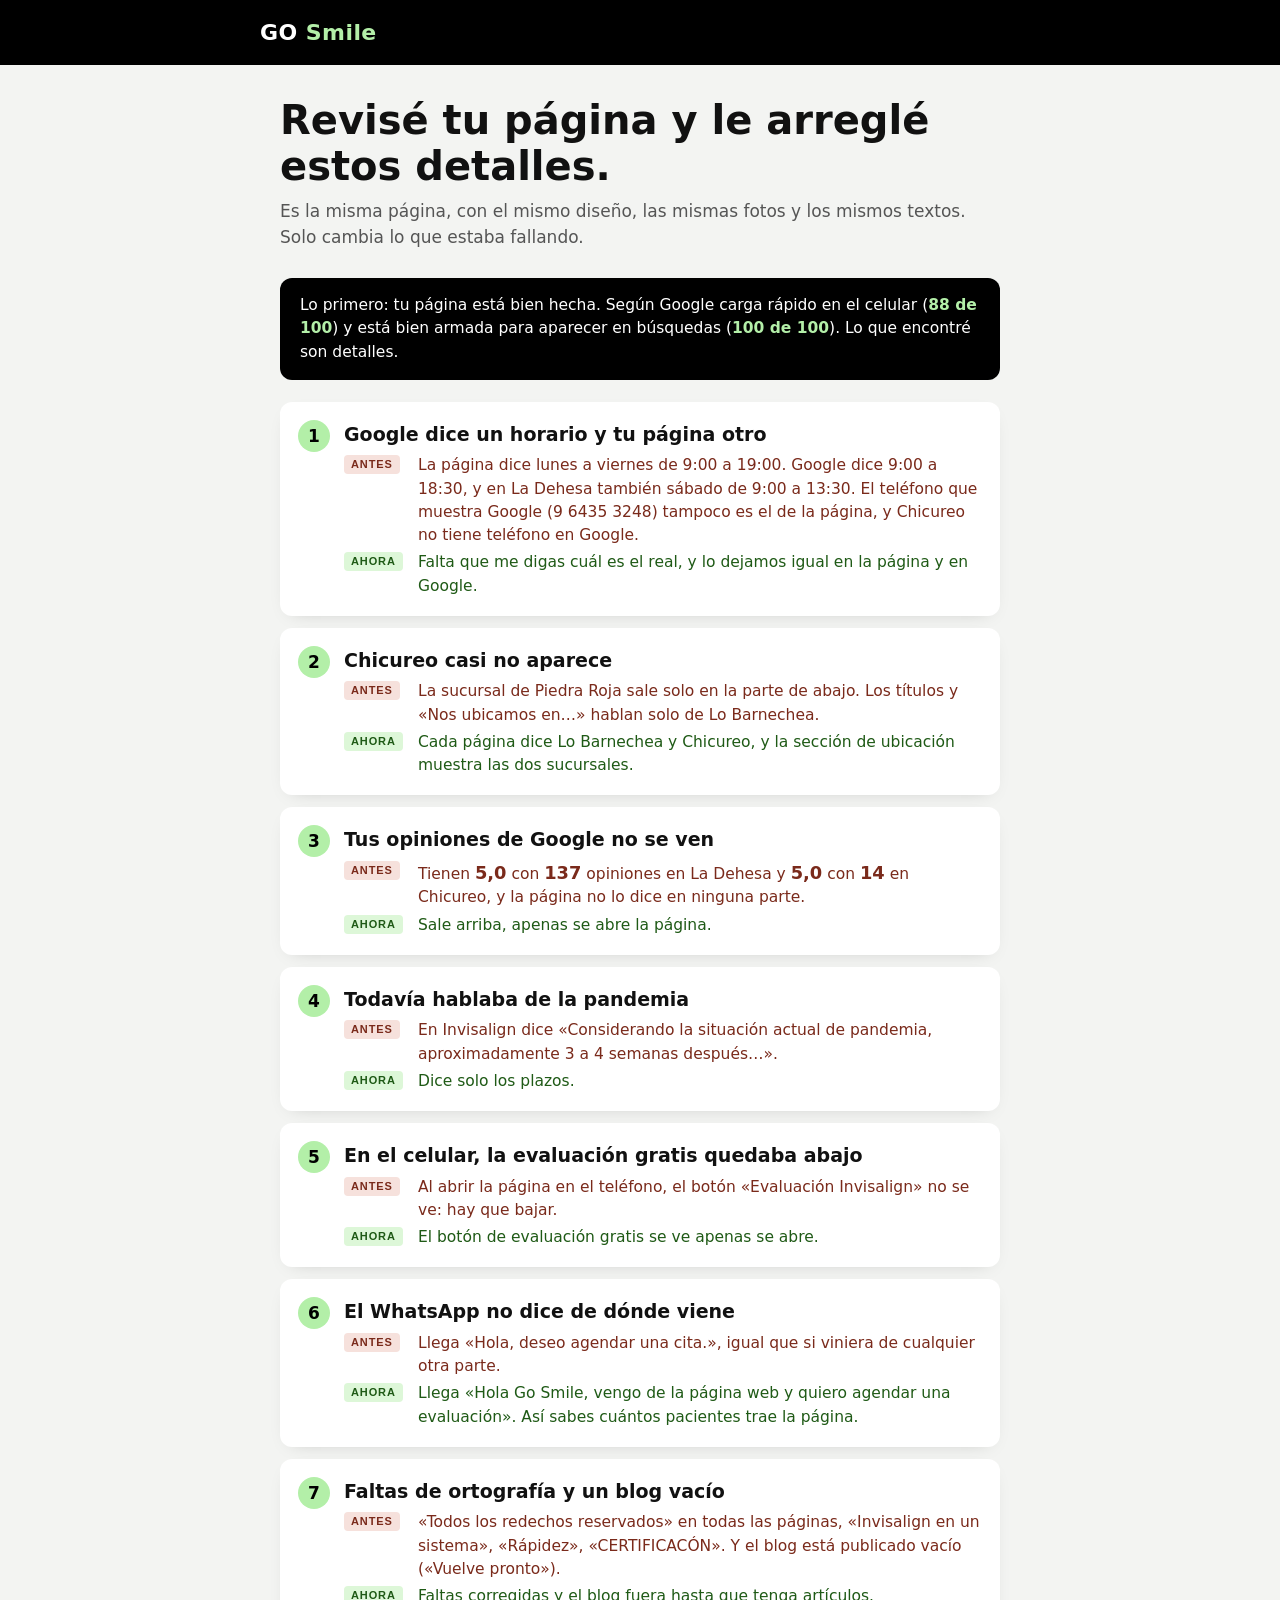
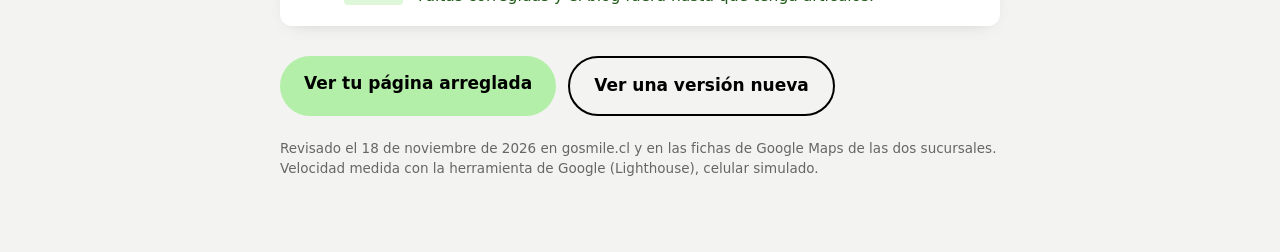
<file: mejoras/index.html>
<!doctype html>
<html lang="es-CL">
<head>
<meta charset="utf-8">
<meta name="viewport" content="width=device-width, initial-scale=1">
<meta name="robots" content="noindex, nofollow">
<title>Go Smile · lo que arreglé en tu página</title>
<style>
  * { box-sizing: border-box; }
  body { margin: 0; background: #F3F4F2; color: #111; font: 17px/1.5 "Segoe UI", system-ui, -apple-system, Roboto, Arial, sans-serif; }
  .franja { background: #000; padding: 16px 20px; }
  .franja div { max-width: 760px; margin: 0 auto; color: #fff; font-weight: 800; font-size: 22px; letter-spacing: .02em; }
  .franja span { color: #B3EFA8; }
  .caja { max-width: 760px; margin: 0 auto; padding: 32px 20px 60px; }
  h1 { font-size: clamp(28px, 5.5vw, 40px); line-height: 1.15; margin: 0 0 10px; }
  .sub { color: #555; margin: 0 0 28px; }
  ol { list-style: none; margin: 0; padding: 0; counter-reset: n; }
  li { counter-increment: n; background: #fff; border-radius: 12px; padding: 18px 20px 18px 64px; margin-bottom: 12px; position: relative; box-shadow: 0 6px 18px -12px rgba(0,0,0,.25); }
  li::before { content: counter(n); position: absolute; left: 18px; top: 18px; width: 32px; height: 32px; border-radius: 50%; background: #B3EFA8; color: #000; font-weight: 800; text-align: center; line-height: 32px; }
  li h2 { font-size: 19px; margin: 0 0 6px; }
  .antes, .ahora { display: block; font-size: 15.5px; padding-left: 74px; position: relative; margin-top: 4px; }
  .antes::before, .ahora::before { position: absolute; left: 0; top: 1px; font: 800 11px/1 "Segoe UI", Arial; letter-spacing: .08em; padding: 4px 7px; border-radius: 4px; }
  .antes { color: #7a2a1b; } .antes::before { content: "ANTES"; background: #F6E1DC; color: #7a2a1b; }
  .ahora { color: #1f5a16; } .ahora::before { content: "AHORA"; background: #DDF7D8; color: #1f5a16; }
  b.num { font-size: 1.15em; }
  .bien { background: #000; color: #fff; border-radius: 12px; padding: 16px 20px; margin: 0 0 22px; font-size: 15.5px; }
  .bien b { color: #B3EFA8; }
  .botones { display: flex; flex-wrap: wrap; gap: 12px; margin: 30px 0 10px; }
  .boton { display: inline-block; padding: 15px 24px; border-radius: 999px; font-weight: 700; text-decoration: none; }
  .b1 { background: #B3EFA8; color: #000; } .b2 { border: 2px solid #000; color: #000; }
  .nota { font-size: 13.5px; color: #666; margin-top: 22px; }
</style>
</head>
<body>
<div class="franja"><div>GO <span>Smile</span></div></div>
<div class="caja">
  <h1>Revisé tu página y le arreglé estos detalles.</h1>
  <p class="sub">Es la misma página, con el mismo diseño, las mismas fotos y los mismos textos. Solo cambia lo que estaba fallando.</p>

  <p class="bien">Lo primero: tu página está bien hecha. Según Google carga rápido en el celular (<b>88 de 100</b>) y está bien armada para aparecer en búsquedas (<b>100 de 100</b>). Lo que encontré son detalles.</p>

  <ol>
    <li><h2>Google dice un horario y tu página otro</h2>
      <span class="antes">La página dice lunes a viernes de 9:00 a 19:00. Google dice 9:00 a 18:30, y en La Dehesa también sábado de 9:00 a 13:30. El teléfono que muestra Google (9 6435 3248) tampoco es el de la página, y Chicureo no tiene teléfono en Google.</span>
      <span class="ahora">Falta que me digas cuál es el real, y lo dejamos igual en la página y en Google.</span></li>
    <li><h2>Chicureo casi no aparece</h2>
      <span class="antes">La sucursal de Piedra Roja sale solo en la parte de abajo. Los títulos y «Nos ubicamos en…» hablan solo de Lo Barnechea.</span>
      <span class="ahora">Cada página dice Lo Barnechea y Chicureo, y la sección de ubicación muestra las dos sucursales.</span></li>
    <li><h2>Tus opiniones de Google no se ven</h2>
      <span class="antes">Tienen <b class="num">5,0</b> con <b class="num">137</b> opiniones en La Dehesa y <b class="num">5,0</b> con <b class="num">14</b> en Chicureo, y la página no lo dice en ninguna parte.</span>
      <span class="ahora">Sale arriba, apenas se abre la página.</span></li>
    <li><h2>Todavía hablaba de la pandemia</h2>
      <span class="antes">En Invisalign dice «Considerando la situación actual de pandemia, aproximadamente 3 a 4 semanas después…».</span>
      <span class="ahora">Dice solo los plazos.</span></li>
    <li><h2>En el celular, la evaluación gratis quedaba abajo</h2>
      <span class="antes">Al abrir la página en el teléfono, el botón «Evaluación Invisalign» no se ve: hay que bajar.</span>
      <span class="ahora">El botón de evaluación gratis se ve apenas se abre.</span></li>
    <li><h2>El WhatsApp no dice de dónde viene</h2>
      <span class="antes">Llega «Hola, deseo agendar una cita.», igual que si viniera de cualquier otra parte.</span>
      <span class="ahora">Llega «Hola Go Smile, vengo de la página web y quiero agendar una evaluación». Así sabes cuántos pacientes trae la página.</span></li>
    <li><h2>Faltas de ortografía y un blog vacío</h2>
      <span class="antes">«Todos los redechos reservados» en todas las páginas, «Invisalign en un sistema», «Rápidez», «CERTIFICACÓN». Y el blog está publicado vacío («Vuelve pronto»).</span>
      <span class="ahora">Faltas corregidas y el blog fuera hasta que tenga artículos.</span></li>
  </ol>

  <div class="botones">
    <a class="boton b1" href="../">Ver tu página arreglada</a>
    <a class="boton b2" href="../version-nueva/">Ver una versión nueva</a>
  </div>
  <p class="nota">Revisado el 18 de noviembre de 2026 en gosmile.cl y en las fichas de Google Maps de las dos sucursales. Velocidad medida con la herramienta de Google (Lighthouse), celular simulado.</p>
</div>
</body>
</html>
</file>
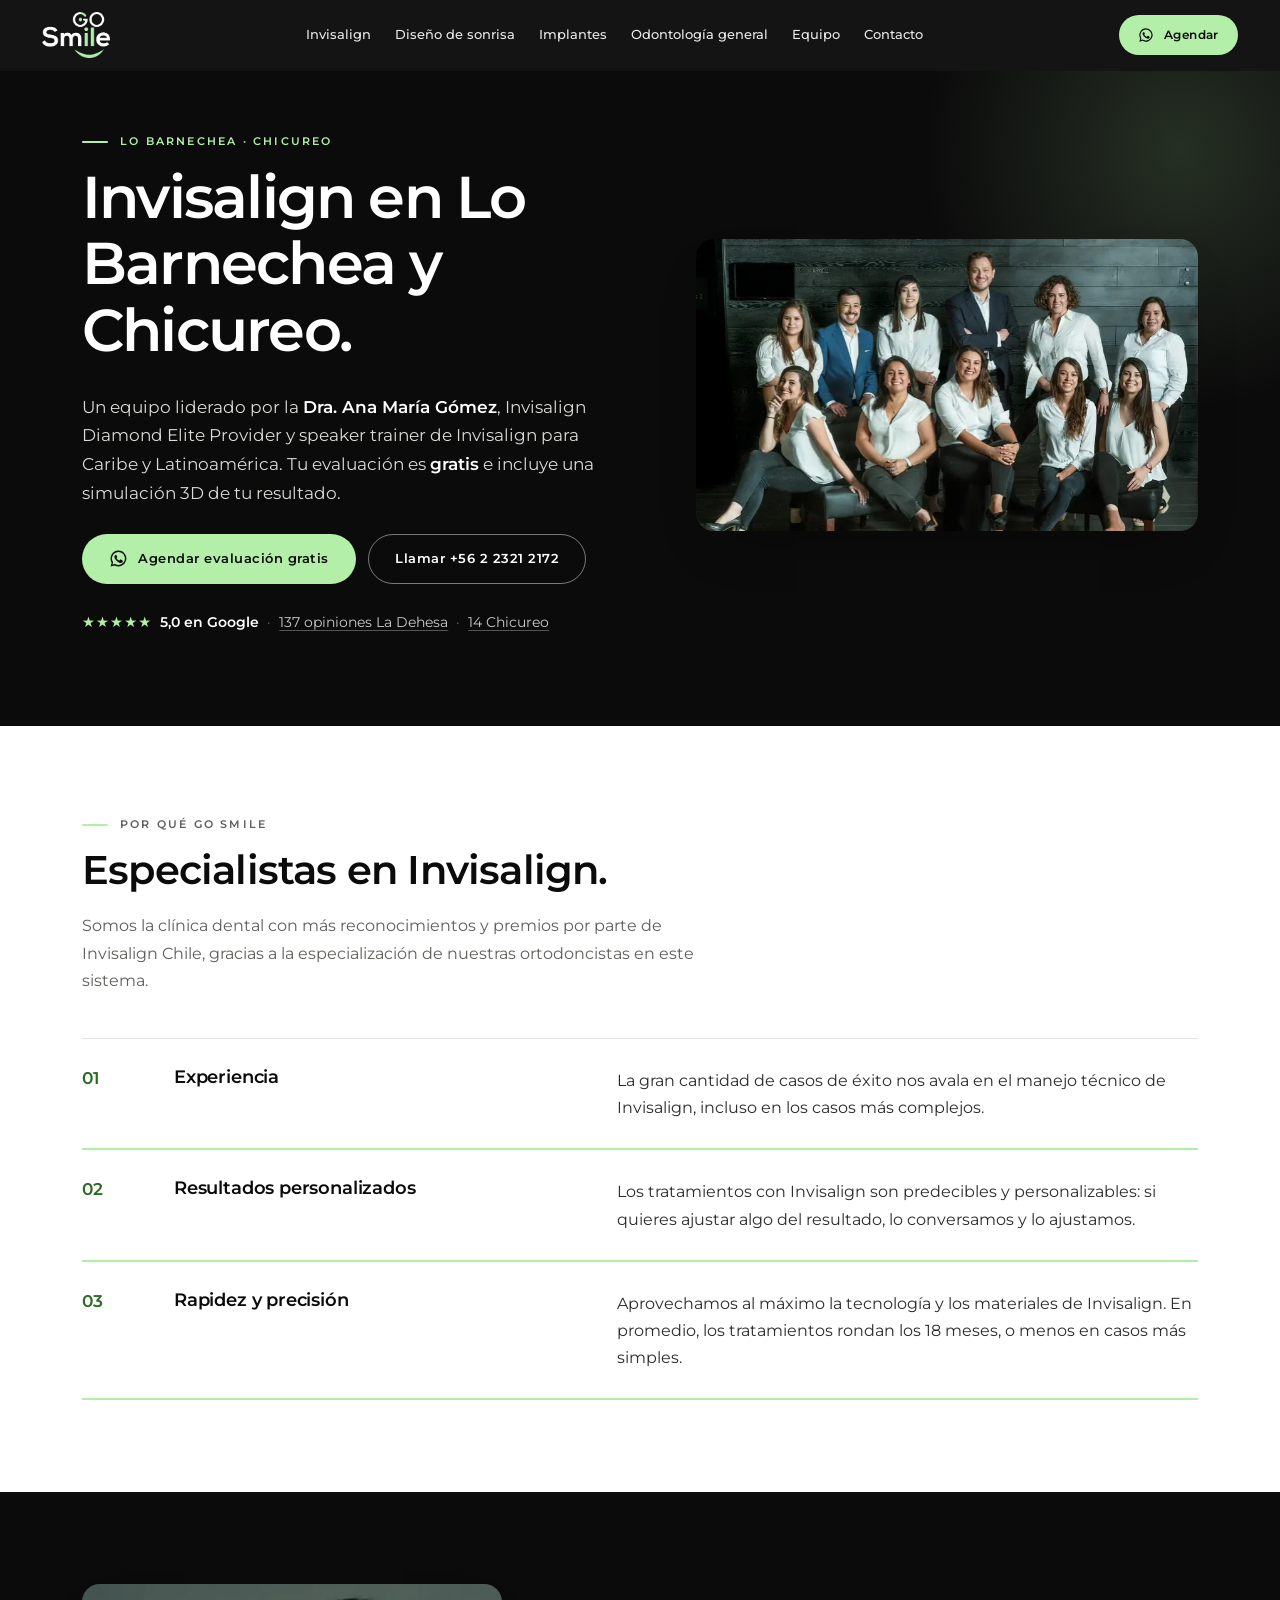
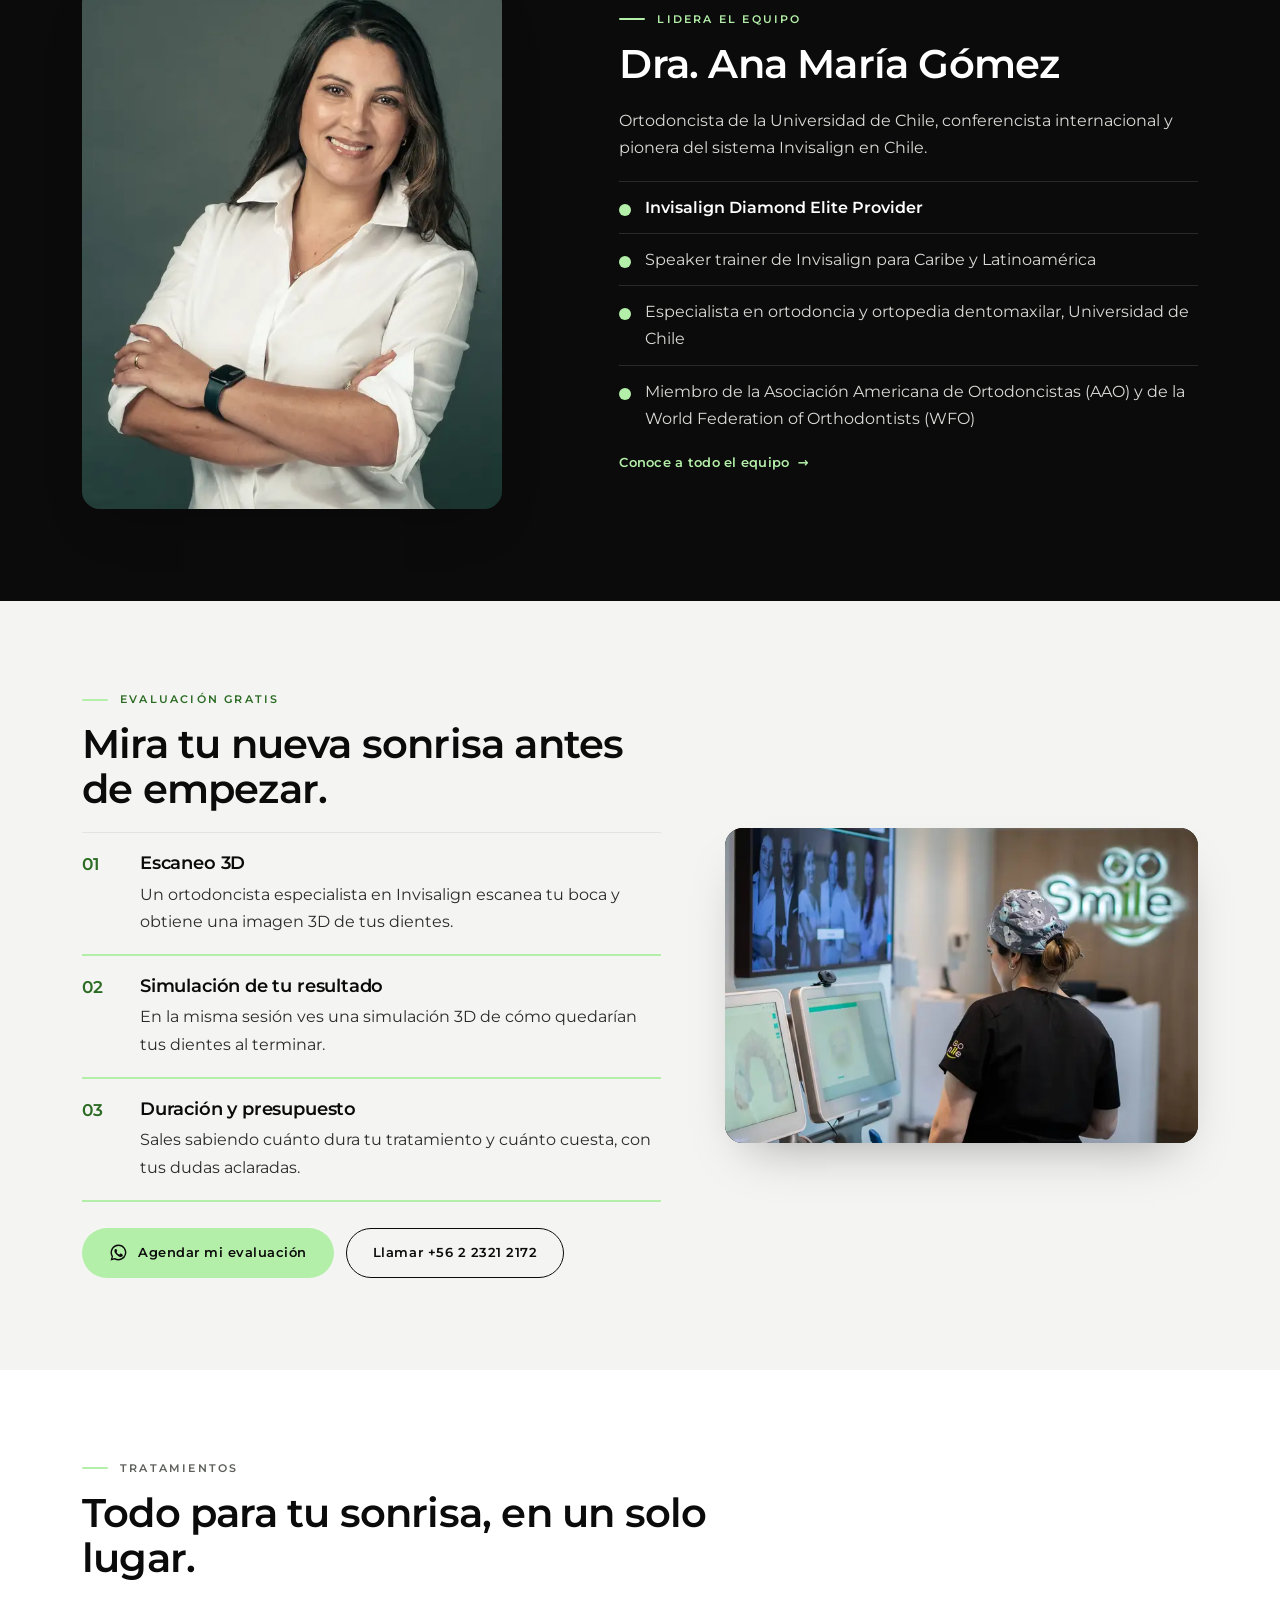
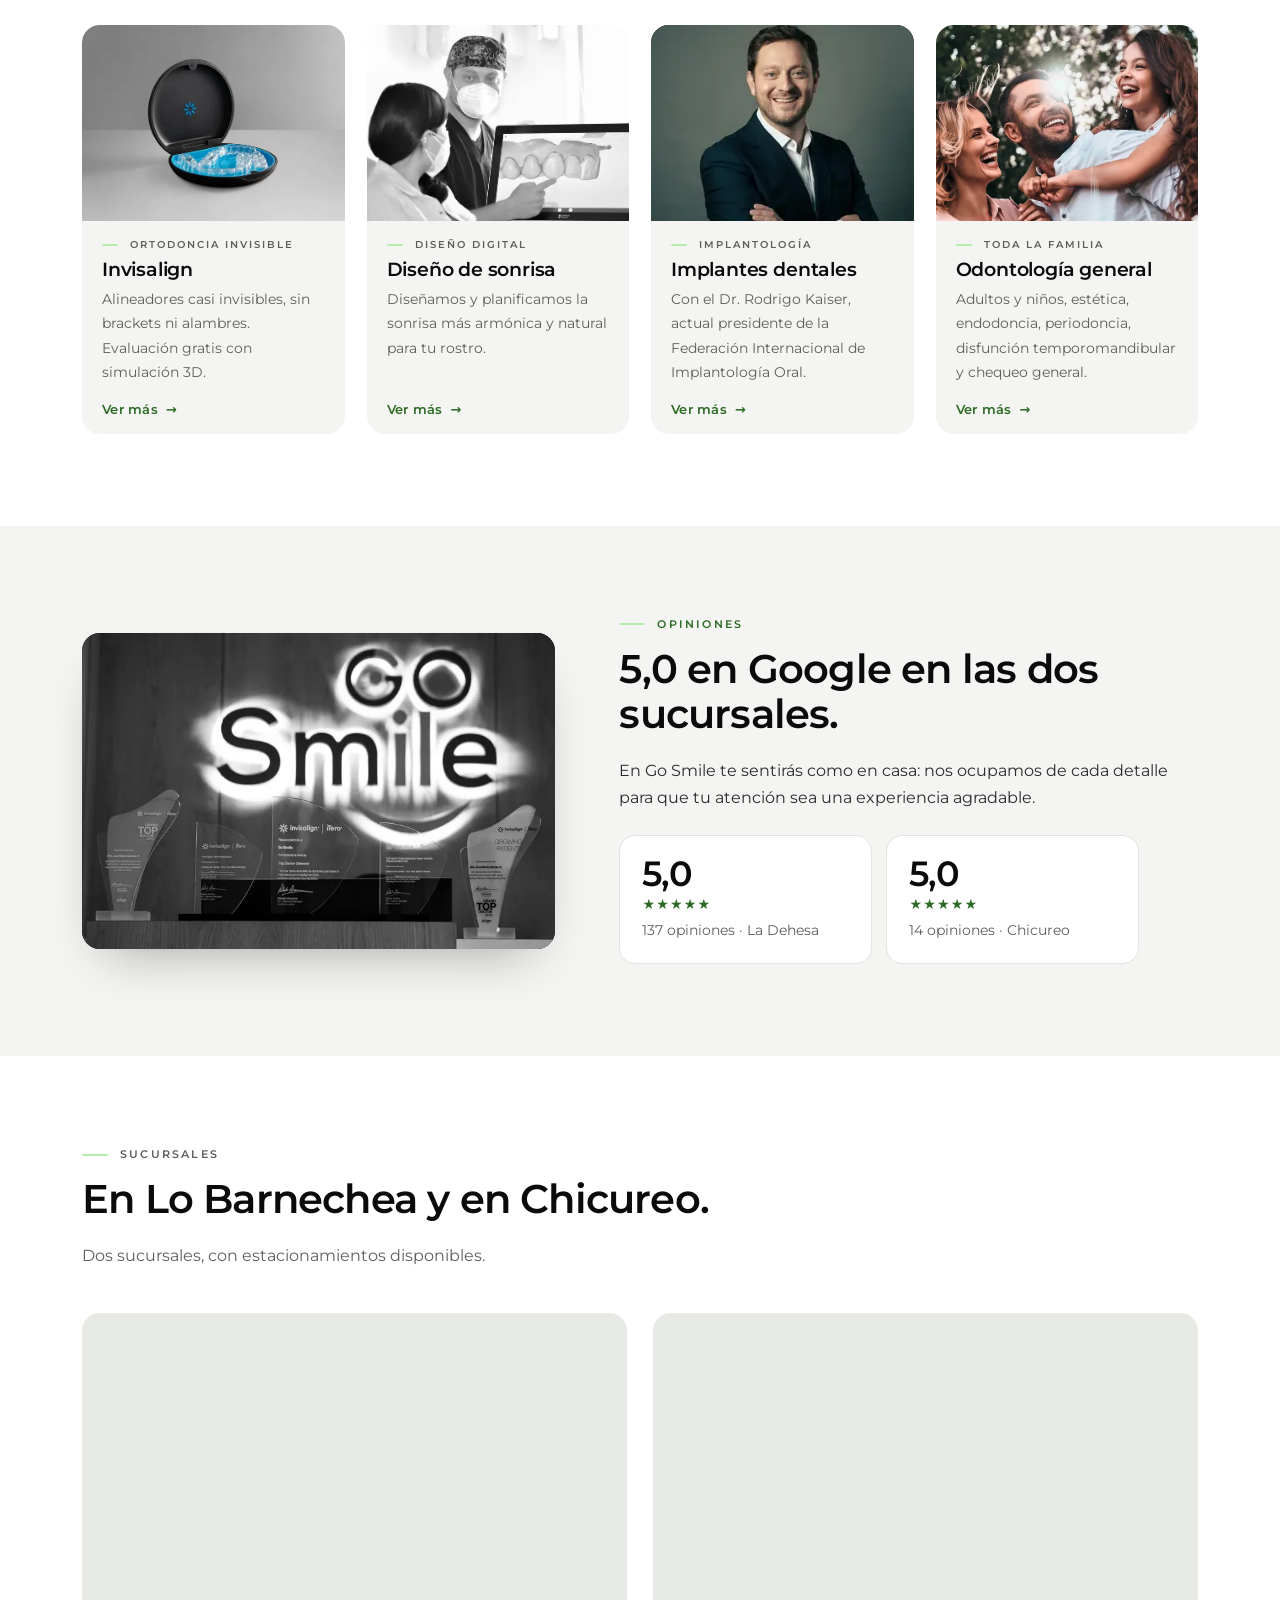
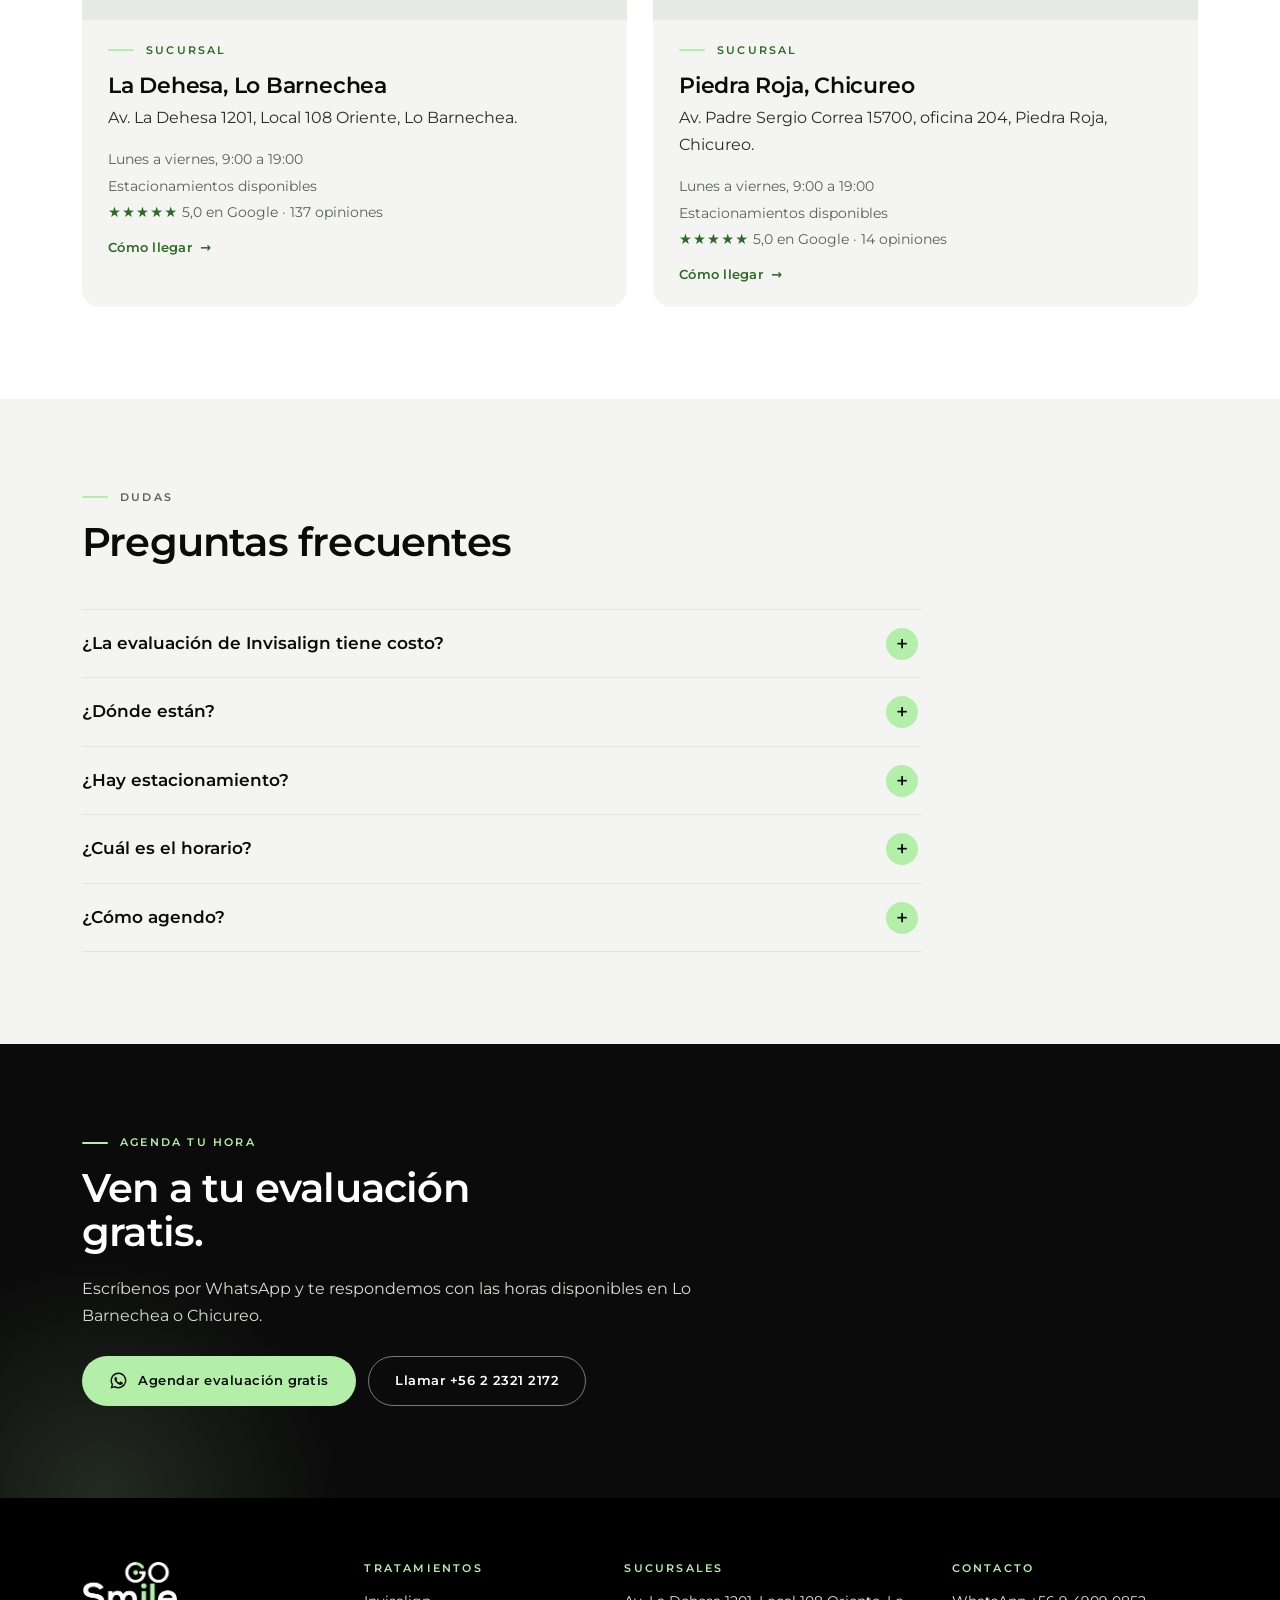
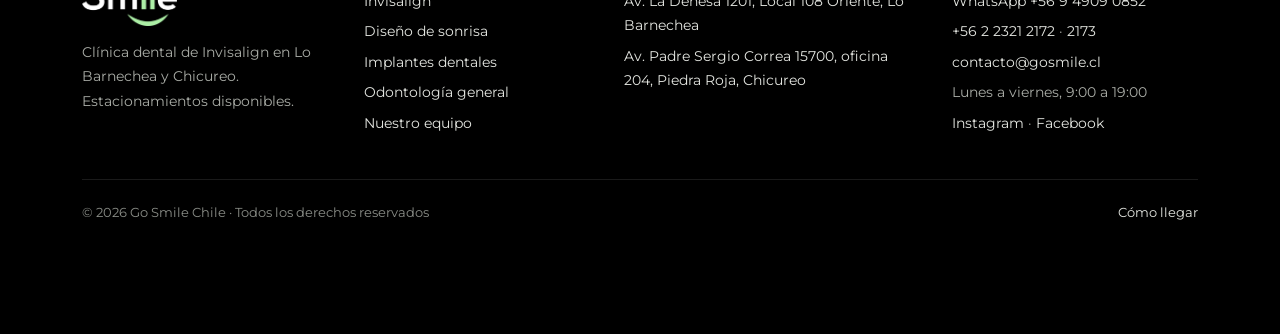
<file: version-nueva/index.html>
<!doctype html>
<html lang="es-CL">
<head>
<meta charset="utf-8">
<meta name="viewport" content="width=device-width, initial-scale=1, viewport-fit=cover">
<title>Go Smile · Invisalign y clínica dental en Lo Barnechea y Chicureo</title>
<meta name="description" content="Clínica dental en Lo Barnechea y Chicureo, liderada por la Dra. Ana María Gómez, Invisalign Diamond Elite Provider. Evaluación Invisalign gratis.">
<meta name="robots" content="noindex, nofollow">
<link rel="canonical" href="https://lukasconejeros.github.io/gosmile-web-borrador/version-nueva/">
<meta property="og:type" content="website">
<meta property="og:locale" content="es_CL">
<meta property="og:site_name" content="Go Smile">
<meta property="og:title" content="Go Smile · Invisalign y clínica dental en Lo Barnechea y Chicureo">
<meta property="og:description" content="Clínica dental en Lo Barnechea y Chicureo, liderada por la Dra. Ana María Gómez, Invisalign Diamond Elite Provider. Evaluación Invisalign gratis.">
<meta property="og:url" content="https://lukasconejeros.github.io/gosmile-web-borrador/version-nueva/">
<meta property="og:image" content="https://lukasconejeros.github.io/gosmile-web-borrador/version-nueva/fotos/compartir.jpg">
<meta property="og:image:width" content="1200"><meta property="og:image:height" content="630">
<meta name="twitter:card" content="summary_large_image">
<meta name="theme-color" content="#0B0B0B">
<link rel="icon" href="fotos/icono-64.png" sizes="64x64">
<link rel="apple-touch-icon" href="fotos/icono-180.png">
<link rel="preload" href="fuentes/montserrat.woff2" as="font" type="font/woff2" crossorigin>
<link rel="preload" as="image" href="fotos/equipo-1600.webp" imagesrcset="fotos/equipo-800.webp 800w, fotos/equipo-1600.webp 1600w" imagesizes="(max-width: 900px) 100vw, 540px" fetchpriority="high">
<link rel="stylesheet" href="estilos.css?v=1">
<script>document.documentElement.classList.add("js");setTimeout(function(){if(!window.__gosmile)document.documentElement.classList.remove("js")},3000)</script>
<script type="application/ld+json">{"@context": "https://schema.org", "@graph": [{"@type": "Dentist", "@id": "https://lukasconejeros.github.io/gosmile-web-borrador/version-nueva/#dehesa", "name": "Go Smile", "url": "https://lukasconejeros.github.io/gosmile-web-borrador/version-nueva/", "telephone": "+56223212172", "email": "contacto@gosmile.cl", "image": "https://lukasconejeros.github.io/gosmile-web-borrador/version-nueva/fotos/compartir.jpg", "logo": "https://lukasconejeros.github.io/gosmile-web-borrador/version-nueva/fotos/icono-512.png", "address": {"@type": "PostalAddress", "streetAddress": "Av. La Dehesa 1201, Local 108 Oriente", "addressLocality": "Lo Barnechea", "postalCode": "7690277", "addressRegion": "Región Metropolitana", "addressCountry": "CL"}, "geo": {"@type": "GeoCoordinates", "latitude": -33.36034, "longitude": -70.5148406}, "hasMap": "https://www.google.com/maps?cid=8678136280793374924", "areaServed": ["Lo Barnechea", "Chicureo", "Colina"], "openingHoursSpecification": [{"@type": "OpeningHoursSpecification", "dayOfWeek": ["Monday", "Tuesday", "Wednesday", "Thursday", "Friday"], "opens": "09:00", "closes": "19:00"}], "currenciesAccepted": "CLP", "medicalSpecialty": ["Dentistry", "Orthodontics"], "isAcceptingNewPatients": true, "sameAs": ["https://www.instagram.com/gosmile.cl", "https://www.facebook.com/gosmile.cl"], "amenityFeature": {"@type": "LocationFeatureSpecification", "name": "Estacionamientos disponibles", "value": true}, "alternateName": "Go Smile Chile", "department": {"@id": "https://lukasconejeros.github.io/gosmile-web-borrador/version-nueva/#chicureo"}, "employee": [{"@type": "Person", "name": "Ana María Gómez", "jobTitle": "Ortodoncista"}, {"@type": "Person", "name": "Rodrigo Kaiser", "jobTitle": "Implantólogo"}, {"@type": "Person", "name": "Paulina Cortés", "jobTitle": "Ortodoncista"}, {"@type": "Person", "name": "Camila Rojas", "jobTitle": "Ortodoncista"}, {"@type": "Person", "name": "Fernanda Damian", "jobTitle": "Cirujano dentista"}, {"@type": "Person", "name": "Valentina Villarroel", "jobTitle": "Cirujano dentista"}]}, {"@type": "Dentist", "@id": "https://lukasconejeros.github.io/gosmile-web-borrador/version-nueva/#chicureo", "name": "Go Smile Chicureo", "url": "https://lukasconejeros.github.io/gosmile-web-borrador/version-nueva/", "telephone": "+56223212172", "email": "contacto@gosmile.cl", "image": "https://lukasconejeros.github.io/gosmile-web-borrador/version-nueva/fotos/compartir.jpg", "logo": "https://lukasconejeros.github.io/gosmile-web-borrador/version-nueva/fotos/icono-512.png", "address": {"@type": "PostalAddress", "streetAddress": "Av. Padre Sergio Correa 15700, oficina 204", "addressLocality": "Colina", "postalCode": "9340000", "addressRegion": "Región Metropolitana", "addressCountry": "CL"}, "geo": {"@type": "GeoCoordinates", "latitude": -33.2711439, "longitude": -70.6235413}, "hasMap": "https://www.google.com/maps?cid=7698457498484532062", "areaServed": ["Lo Barnechea", "Chicureo", "Colina"], "openingHoursSpecification": [{"@type": "OpeningHoursSpecification", "dayOfWeek": ["Monday", "Tuesday", "Wednesday", "Thursday", "Friday"], "opens": "09:00", "closes": "19:00"}], "currenciesAccepted": "CLP", "medicalSpecialty": ["Dentistry", "Orthodontics"], "isAcceptingNewPatients": true, "sameAs": ["https://www.instagram.com/gosmile.cl", "https://www.facebook.com/gosmile.cl"], "amenityFeature": {"@type": "LocationFeatureSpecification", "name": "Estacionamientos disponibles", "value": true}, "parentOrganization": {"@id": "https://lukasconejeros.github.io/gosmile-web-borrador/version-nueva/#dehesa"}}, {"@type": "WebPage", "@id": "https://lukasconejeros.github.io/gosmile-web-borrador/version-nueva/", "url": "https://lukasconejeros.github.io/gosmile-web-borrador/version-nueva/", "name": "Go Smile · Invisalign y clínica dental en Lo Barnechea y Chicureo", "description": "Clínica dental en Lo Barnechea y Chicureo, liderada por la Dra. Ana María Gómez, Invisalign Diamond Elite Provider. Evaluación Invisalign gratis.", "inLanguage": "es-CL", "about": {"@id": "https://lukasconejeros.github.io/gosmile-web-borrador/version-nueva/#dehesa"}}, {"@type": "FAQPage", "mainEntity": [{"@type": "Question", "name": "¿La evaluación de Invisalign tiene costo?", "acceptedAnswer": {"@type": "Answer", "text": "No, es gratis. Escaneamos tus dientes y ves una simulación 3D de tu tratamiento; así sabes la duración y el presupuesto antes de decidir."}}, {"@type": "Question", "name": "¿Dónde están?", "acceptedAnswer": {"@type": "Answer", "text": "Tenemos dos sucursales: Av. La Dehesa 1201, Local 108 Oriente, en Lo Barnechea, y Av. Padre Sergio Correa 15700, oficina 204, en Piedra Roja, Chicureo."}}, {"@type": "Question", "name": "¿Hay estacionamiento?", "acceptedAnswer": {"@type": "Answer", "text": "Sí, hay estacionamientos disponibles."}}, {"@type": "Question", "name": "¿Cuál es el horario?", "acceptedAnswer": {"@type": "Answer", "text": "De lunes a viernes, de 9:00 a 19:00."}}, {"@type": "Question", "name": "¿Cómo agendo?", "acceptedAnswer": {"@type": "Answer", "text": "Por WhatsApp al +56 9 4909 0852 (el botón verde de esta página) o llamando al +56 2 2321 2172. También puedes escribir a contacto@gosmile.cl."}}]}]}</script>
</head>
<body>
<svg width="0" height="0" style="position:absolute" aria-hidden="true">
  <symbol id="i-wa" viewBox="0 0 24 24"><path fill="currentColor" d="M12 2a10 10 0 0 0-8.6 15.1L2 22l5-1.3A10 10 0 1 0 12 2zm0 18.2c-1.5 0-3-.4-4.3-1.2l-.3-.2-3 .8.8-2.9-.2-.3A8.2 8.2 0 1 1 12 20.2zm4.5-6.1c-.2-.1-1.5-.7-1.7-.8s-.4-.1-.6.1-.7.8-.8 1-.3.2-.5.1a6.7 6.7 0 0 1-3.3-2.9c-.3-.4.3-.4.7-1.3.1-.2 0-.3 0-.4l-.8-1.8c-.2-.5-.4-.4-.6-.4h-.5a1 1 0 0 0-.7.3 3 3 0 0 0-.9 2.2 5.2 5.2 0 0 0 1.1 2.7 11.8 11.8 0 0 0 4.5 4c1.7.7 2.3.8 3.2.6.5-.1 1.5-.6 1.7-1.2s.2-1.1.2-1.2-.2-.2-.5-.3z"/></symbol>
  <symbol id="i-tel" viewBox="0 0 24 24"><path fill="none" stroke="currentColor" stroke-width="1.6" d="M5 3h4l2 5-2.5 1.5a11 11 0 0 0 6 6L16 13l5 2v4a2 2 0 0 1-2 2A16 16 0 0 1 3 5a2 2 0 0 1 2-2z"/></symbol>
  <symbol id="i-mapa" viewBox="0 0 24 24"><g fill="none" stroke="currentColor" stroke-width="1.6"><path d="M12 21s-7-6.2-7-11.5A7 7 0 0 1 19 9.5C19 14.8 12 21 12 21z"/><circle cx="12" cy="9.5" r="2.5"/></g></symbol>
</svg>
<a class="saltar" href="#contenido">Ir al contenido</a>
<header class="cabecera" id="cabecera">
  <div class="cabecera-in">
    <a href="./" class="marca" aria-label="Go Smile, inicio"><img src="fotos/logo-gosmile.webp" alt="Go Smile" width="400" height="270"></a>
    <nav class="menu" id="menu" aria-label="Páginas">
      <a href="invisalign/">Invisalign</a>
      <a href="diseno-de-sonrisa/">Diseño de sonrisa</a>
      <a href="implantes/">Implantes</a>
      <a href="odontologia-general/">Odontología general</a>
      <a href="equipo/">Equipo</a>
      <a href="contacto/">Contacto</a>
    </nav>
    <div class="cabecera-acciones">
      <a class="pastilla pastilla-verde pastilla-chica" href="https://wa.me/56949090852?text=Hola%20Go%20Smile%2C%20vengo%20de%20la%20p%C3%A1gina%20web%20y%20quiero%20agendar%20una%20evaluaci%C3%B3n" target="_blank" rel="noopener"><svg aria-hidden="true"><use href="#i-wa"/></svg>Agendar</a>
      <button class="boton-menu" type="button" aria-expanded="false" aria-controls="menu"><span></span><span></span><span class="oculto">Menú</span></button>
    </div>
  </div>
</header>
<main id="contenido">
<section class="portada"><div class="envoltura">
  <div class="portada-texto">
    <p class="etiqueta">Lo Barnechea · Chicureo</p>
    <h1>Invisalign en Lo Barnechea y Chicureo.</h1>
    <p class="bajada">Un equipo liderado por la <strong>Dra. Ana María Gómez</strong>, Invisalign Diamond Elite Provider y speaker trainer de Invisalign para Caribe y Latinoamérica. Tu evaluación es <strong>gratis</strong> e incluye una simulación 3D de tu resultado.</p>
    <div class="botones"><a class="pastilla pastilla-verde" href="https://wa.me/56949090852?text=Hola%20Go%20Smile%2C%20vengo%20de%20la%20p%C3%A1gina%20web%20y%20quiero%20agendar%20una%20evaluaci%C3%B3n" target="_blank" rel="noopener"><svg aria-hidden="true"><use href="#i-wa"/></svg>Agendar evaluación gratis</a><a class="pastilla pastilla-borde" href="tel:+56223212172">Llamar +56 2 2321 2172</a></div>
    <p class="franja-google"><span class="estrellas" aria-hidden="true">★★★★★</span> <strong>5,0 en Google</strong><span class="sep">·</span><a href="https://www.google.com/maps?cid=8678136280793374924" target="_blank" rel="noopener">137 opiniones La Dehesa</a><span class="sep">·</span><a href="https://www.google.com/maps?cid=7698457498484532062" target="_blank" rel="noopener">14 Chicureo</a></p>
  </div>
  <figure class="marco portada-foto"><img src="fotos/equipo-1600.webp" srcset="fotos/equipo-800.webp 800w, fotos/equipo-1600.webp 1600w" sizes="(max-width: 900px) 100vw, 540px" width="1600" height="932" alt="Equipo de Go Smile: la Dra. Ana María Gómez, el Dr. Rodrigo Kaiser y sus ortodoncistas y dentistas" fetchpriority="high"></figure>
</div></section>

<section class="seccion"><div class="envoltura">
  <div class="encabezado aparece"><p class="etiqueta">Por qué Go Smile</p><h2>Especialistas en Invisalign.</h2>
  <p>Somos la clínica dental con más reconocimientos y premios por parte de Invisalign Chile, gracias a la especialización de nuestras ortodoncistas en este sistema.</p></div>
  <ol class="filas"><li class="fila"><span class="fila-num">01</span><h3>Experiencia</h3><p>La gran cantidad de casos de éxito nos avala en el manejo técnico de Invisalign, incluso en los casos más complejos.</p></li><li class="fila"><span class="fila-num">02</span><h3>Resultados personalizados</h3><p>Los tratamientos con Invisalign son predecibles y personalizables: si quieres ajustar algo del resultado, lo conversamos y lo ajustamos.</p></li><li class="fila"><span class="fila-num">03</span><h3>Rapidez y precisión</h3><p>Aprovechamos al máximo la tecnología y los materiales de Invisalign. En promedio, los tratamientos rondan los 18 meses, o menos en casos más simples.</p></li></ol>
</div></section>

<section class="seccion seccion-negra"><div class="envoltura dentro">
  <figure class="marco marco-retrato aparece"><img src="fotos/gomez-640.webp" srcset="fotos/gomez-360.webp 360w, fotos/gomez-640.webp 640w" sizes="(max-width: 900px) 80vw, 420px" width="640" height="800" alt="Dra. Ana María Gómez, ortodoncista de Go Smile" loading="lazy" decoding="async"></figure>
  <div class="aparece">
    <p class="etiqueta">Lidera el equipo</p>
    <h2>Dra. Ana María Gómez</h2>
    <p>Ortodoncista de la Universidad de Chile, conferencista internacional y pionera del sistema Invisalign en Chile.</p>
    <ul class="puntos">
      <li><strong>Invisalign Diamond Elite Provider</strong></li>
      <li>Speaker trainer de Invisalign para Caribe y Latinoamérica</li>
      <li>Especialista en ortodoncia y ortopedia dentomaxilar, Universidad de Chile</li>
      <li>Miembro de la Asociación Americana de Ortodoncistas (AAO) y de la World Federation of Orthodontists (WFO)</li>
    </ul>
    <a class="enlace enlace-claro" href="equipo/">Conoce a todo el equipo <span>→</span></a>
  </div>
</div></section>

<section class="seccion seccion-gris"><div class="envoltura dentro dentro-invertido">
  <div class="aparece">
    <p class="etiqueta">Evaluación gratis</p>
    <h2>Mira tu nueva sonrisa antes de empezar.</h2>
    <ol class="filas"><li class="fila"><span class="fila-num">01</span><h3>Escaneo 3D</h3><p>Un ortodoncista especialista en Invisalign escanea tu boca y obtiene una imagen 3D de tus dientes.</p></li><li class="fila"><span class="fila-num">02</span><h3>Simulación de tu resultado</h3><p>En la misma sesión ves una simulación 3D de cómo quedarían tus dientes al terminar.</p></li><li class="fila"><span class="fila-num">03</span><h3>Duración y presupuesto</h3><p>Sales sabiendo cuánto dura tu tratamiento y cuánto cuesta, con tus dudas aclaradas.</p></li></ol>
    <div class="botones"><a class="pastilla pastilla-verde" href="https://wa.me/56949090852?text=Hola%20Go%20Smile%2C%20vengo%20de%20la%20p%C3%A1gina%20web%20y%20quiero%20agendar%20una%20evaluaci%C3%B3n" target="_blank" rel="noopener"><svg aria-hidden="true"><use href="#i-wa"/></svg>Agendar mi evaluación</a><a class="pastilla pastilla-borde" href="tel:+56223212172">Llamar +56 2 2321 2172</a></div>
  </div>
  <figure class="marco"><img src="fotos/escaner-1200.webp" srcset="fotos/escaner-700.webp 700w, fotos/escaner-1200.webp 1200w" sizes="(max-width: 900px) 100vw, 540px" width="1200" height="800" alt="Escáner 3D de Go Smile con el logo de la clínica al fondo" loading="lazy" decoding="async"></figure>
</div></section>

<section class="seccion" id="tratamientos"><div class="envoltura">
  <div class="encabezado aparece"><p class="etiqueta">Tratamientos</p><h2>Todo para tu sonrisa, en un solo lugar.</h2></div>
  <div class="aparece"><ul class="tratamientos"><li><a href="invisalign/"><div class="tarjeta-foto"><img src="fotos/alineadores-1200.webp" srcset="fotos/alineadores-700.webp 700w, fotos/alineadores-1200.webp 1200w" sizes="(max-width: 900px) 100vw, 270px" width="1200" height="800" alt="Invisalign en Go Smile" loading="lazy" decoding="async"></div><p class="etiqueta">Ortodoncia invisible</p><h3>Invisalign</h3><p>Alineadores casi invisibles, sin brackets ni alambres. Evaluación gratis con simulación 3D.</p><span class="enlace">Ver más <span>→</span></span></a></li><li><a href="diseno-de-sonrisa/"><div class="tarjeta-foto"><img src="fotos/dsd-1200.webp" srcset="fotos/dsd-700.webp 700w, fotos/dsd-1200.webp 1200w" sizes="(max-width: 900px) 100vw, 270px" width="1200" height="800" alt="Diseño de sonrisa en Go Smile" loading="lazy" decoding="async"></div><p class="etiqueta">Diseño digital</p><h3>Diseño de sonrisa</h3><p>Diseñamos y planificamos la sonrisa más armónica y natural para tu rostro.</p><span class="enlace">Ver más <span>→</span></span></a></li><li><a href="implantes/"><div class="tarjeta-foto"><img class="foto-retrato" src="fotos/kaiser-640.webp" srcset="fotos/kaiser-360.webp 360w, fotos/kaiser-640.webp 640w" sizes="(max-width: 900px) 100vw, 270px" width="640" height="800" alt="Dr. Rodrigo Kaiser, implantólogo de Go Smile" loading="lazy" decoding="async"></div><p class="etiqueta">Implantología</p><h3>Implantes dentales</h3><p>Con el Dr. Rodrigo Kaiser, actual presidente de la Federación Internacional de Implantología Oral.</p><span class="enlace">Ver más <span>→</span></span></a></li><li><a href="odontologia-general/"><div class="tarjeta-foto"><img src="fotos/familia-1200.webp" srcset="fotos/familia-700.webp 700w, fotos/familia-1200.webp 1200w" sizes="(max-width: 900px) 100vw, 270px" width="1200" height="800" alt="Odontología general en Go Smile" loading="lazy" decoding="async"></div><p class="etiqueta">Toda la familia</p><h3>Odontología general</h3><p>Adultos y niños, estética, endodoncia, periodoncia, disfunción temporomandibular y chequeo general.</p><span class="enlace">Ver más <span>→</span></span></a></li></ul></div>
</div></section>

<section class="seccion seccion-gris"><div class="envoltura dentro">
  <figure class="marco"><img src="fotos/premios-1200.webp" srcset="fotos/premios-700.webp 700w, fotos/premios-1200.webp 1200w" sizes="(max-width: 900px) 100vw, 540px" width="1200" height="800" alt="Reconocimientos de Invisalign a Go Smile y a la Dra. Ana María Gómez, frente al logo de la clínica" loading="lazy" decoding="async"></figure>
  <div class="aparece">
    <p class="etiqueta">Opiniones</p>
    <h2>5,0 en Google en las dos sucursales.</h2>
    <p>En Go Smile te sentirás como en casa: nos ocupamos de cada detalle para que tu atención sea una experiencia agradable.</p>
    <ul class="notas-google">
      <li><a href="https://www.google.com/maps?cid=8678136280793374924" target="_blank" rel="noopener"><strong>5,0</strong><span class="estrellas" aria-hidden="true">★★★★★</span><span>137 opiniones · La Dehesa</span></a></li>
      <li><a href="https://www.google.com/maps?cid=7698457498484532062" target="_blank" rel="noopener"><strong>5,0</strong><span class="estrellas" aria-hidden="true">★★★★★</span><span>14 opiniones · Chicureo</span></a></li>
    </ul>
  </div>
</div></section>

<section class="seccion" id="sucursales"><div class="envoltura">
  <div class="encabezado aparece"><p class="etiqueta">Sucursales</p><h2>En Lo Barnechea y en Chicureo.</h2>
  <p>Dos sucursales, con estacionamientos disponibles.</p></div>
  <div class="sucursales"><article class="sucursal aparece">
    <iframe class="mapa" src="https://maps.google.com/maps?q=Go%20Smile%2C%20Av.%20La%20Dehesa%201201%2C%20Lo%20Barnechea&z=16&output=embed" title="Mapa: Go Smile Lo Barnechea" loading="lazy" referrerpolicy="no-referrer-when-downgrade"></iframe>
    <div class="sucursal-texto">
      <p class="etiqueta">Sucursal</p>
      <h3>La Dehesa, Lo Barnechea</h3>
      <p>Av. La Dehesa 1201, Local 108 Oriente, Lo Barnechea.</p>
      <ul class="datos-suc"><li>Lunes a viernes, 9:00 a 19:00</li><li>Estacionamientos disponibles</li><li><span class="estrellas" aria-hidden="true">★★★★★</span> 5,0 en Google · 137 opiniones</li></ul>
      <a class="enlace" href="https://www.google.com/maps?cid=8678136280793374924" target="_blank" rel="noopener">Cómo llegar <span>→</span></a>
    </div>
  </article><article class="sucursal aparece">
    <iframe class="mapa" src="https://maps.google.com/maps?q=Go%20Smile%20Chicureo%2C%20Av.%20Padre%20Sergio%20Correa%2015700%2C%20Colina&z=16&output=embed" title="Mapa: Go Smile Chicureo" loading="lazy" referrerpolicy="no-referrer-when-downgrade"></iframe>
    <div class="sucursal-texto">
      <p class="etiqueta">Sucursal</p>
      <h3>Piedra Roja, Chicureo</h3>
      <p>Av. Padre Sergio Correa 15700, oficina 204, Piedra Roja, Chicureo.</p>
      <ul class="datos-suc"><li>Lunes a viernes, 9:00 a 19:00</li><li>Estacionamientos disponibles</li><li><span class="estrellas" aria-hidden="true">★★★★★</span> 5,0 en Google · 14 opiniones</li></ul>
      <a class="enlace" href="https://www.google.com/maps?cid=7698457498484532062" target="_blank" rel="noopener">Cómo llegar <span>→</span></a>
    </div>
  </article></div>
</div></section>

<section class="seccion seccion-gris"><div class="envoltura">
  <div class="encabezado aparece"><p class="etiqueta">Dudas</p><h2>Preguntas frecuentes</h2></div>
  <div class="preguntas aparece"><details><summary>¿La evaluación de Invisalign tiene costo?</summary><p>No, es gratis. Escaneamos tus dientes y ves una simulación 3D de tu tratamiento; así sabes la duración y el presupuesto antes de decidir.</p></details>
<details><summary>¿Dónde están?</summary><p>Tenemos dos sucursales: Av. La Dehesa 1201, Local 108 Oriente, en Lo Barnechea, y Av. Padre Sergio Correa 15700, oficina 204, en Piedra Roja, Chicureo.</p></details>
<details><summary>¿Hay estacionamiento?</summary><p>Sí, hay estacionamientos disponibles.</p></details>
<details><summary>¿Cuál es el horario?</summary><p>De lunes a viernes, de 9:00 a 19:00.</p></details>
<details><summary>¿Cómo agendo?</summary><p>Por WhatsApp al +56 9 4909 0852 (el botón verde de esta página) o llamando al +56 2 2321 2172. También puedes escribir a contacto@gosmile.cl.</p></details></div>
</div></section>

<section class="banda"><div class="envoltura aparece">
  <p class="etiqueta">Agenda tu hora</p>
  <h2>Ven a tu evaluación gratis.</h2>
  <p>Escríbenos por WhatsApp y te respondemos con las horas disponibles en Lo Barnechea o Chicureo.</p>
  <div class="botones"><a class="pastilla pastilla-verde" href="https://wa.me/56949090852?text=Hola%20Go%20Smile%2C%20vengo%20de%20la%20p%C3%A1gina%20web%20y%20quiero%20agendar%20una%20evaluaci%C3%B3n" target="_blank" rel="noopener"><svg aria-hidden="true"><use href="#i-wa"/></svg>Agendar evaluación gratis</a><a class="pastilla pastilla-borde-claro" href="tel:+56223212172">Llamar +56 2 2321 2172</a></div>
</div></section>
</main>
<footer class="pie">
  <div class="envoltura">
    <div class="pie-grilla">
      <div>
        <img class="pie-logo" src="fotos/logo-gosmile.webp" alt="Go Smile" width="400" height="270" loading="lazy">
        <p>Clínica dental de Invisalign en Lo Barnechea y Chicureo. Estacionamientos disponibles.</p>
      </div>
      <div><h2>Tratamientos</h2><ul><li><a href="invisalign/">Invisalign</a></li><li><a href="diseno-de-sonrisa/">Diseño de sonrisa</a></li><li><a href="implantes/">Implantes dentales</a></li><li><a href="odontologia-general/">Odontología general</a></li><li><a href="equipo/">Nuestro equipo</a></li></ul></div>
      <div><h2>Sucursales</h2><ul><li><a href="https://www.google.com/maps?cid=8678136280793374924" target="_blank" rel="noopener">Av. La Dehesa 1201, Local 108 Oriente, Lo Barnechea</a></li><li><a href="https://www.google.com/maps?cid=7698457498484532062" target="_blank" rel="noopener">Av. Padre Sergio Correa 15700, oficina 204, Piedra Roja, Chicureo</a></li></ul></div>
      <div><h2>Contacto</h2><ul>
        <li><a href="https://wa.me/56949090852?text=Hola%20Go%20Smile%2C%20vengo%20de%20la%20p%C3%A1gina%20web%20y%20quiero%20agendar%20una%20evaluaci%C3%B3n" target="_blank" rel="noopener">WhatsApp +56 9 4909 0852</a></li>
        <li><a href="tel:+56223212172">+56 2 2321 2172</a> · <a href="tel:+56223212173">2173</a></li>
        <li><a href="mailto:contacto@gosmile.cl">contacto@gosmile.cl</a></li>
        <li>Lunes a viernes, 9:00 a 19:00</li>
        <li><a href="https://www.instagram.com/gosmile.cl" target="_blank" rel="noopener">Instagram</a> · <a href="https://www.facebook.com/gosmile.cl" target="_blank" rel="noopener">Facebook</a></li></ul></div>
    </div>
    <div class="pie-final"><span>© 2026 Go Smile Chile · Todos los derechos reservados</span><span><a href="contacto/">Cómo llegar</a></span></div>
  </div>
</footer>
<nav class="barra-movil" aria-label="Contacto rápido">
  <a href="https://wa.me/56949090852?text=Hola%20Go%20Smile%2C%20vengo%20de%20la%20p%C3%A1gina%20web%20y%20quiero%20agendar%20una%20evaluaci%C3%B3n" target="_blank" rel="noopener"><svg aria-hidden="true"><use href="#i-wa"/></svg>WhatsApp</a>
  <a href="tel:+56223212172"><svg aria-hidden="true"><use href="#i-tel"/></svg>Llamar</a>
  <a href="contacto/#sucursales"><svg aria-hidden="true"><use href="#i-mapa"/></svg>Sucursales</a>
</nav>
<script src="app.js?v=1" defer></script>
</body>
</html>
</file>
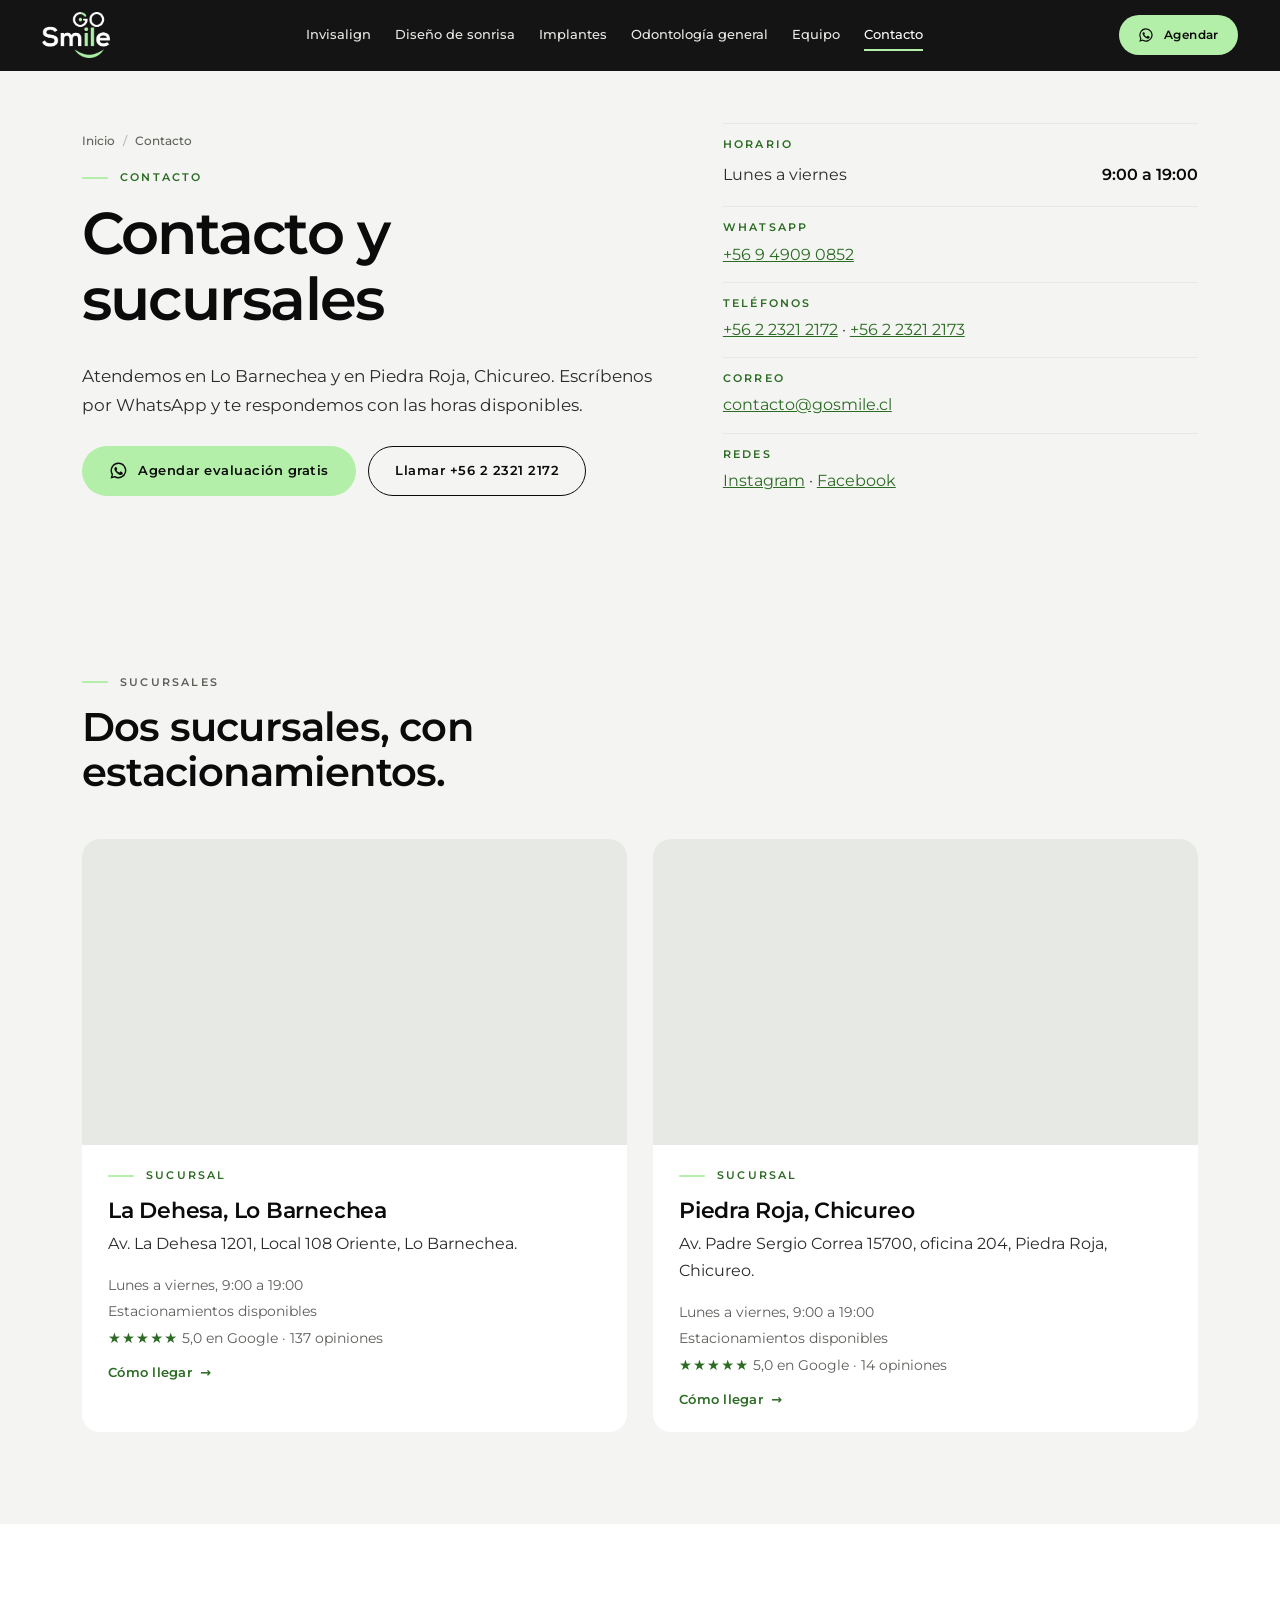
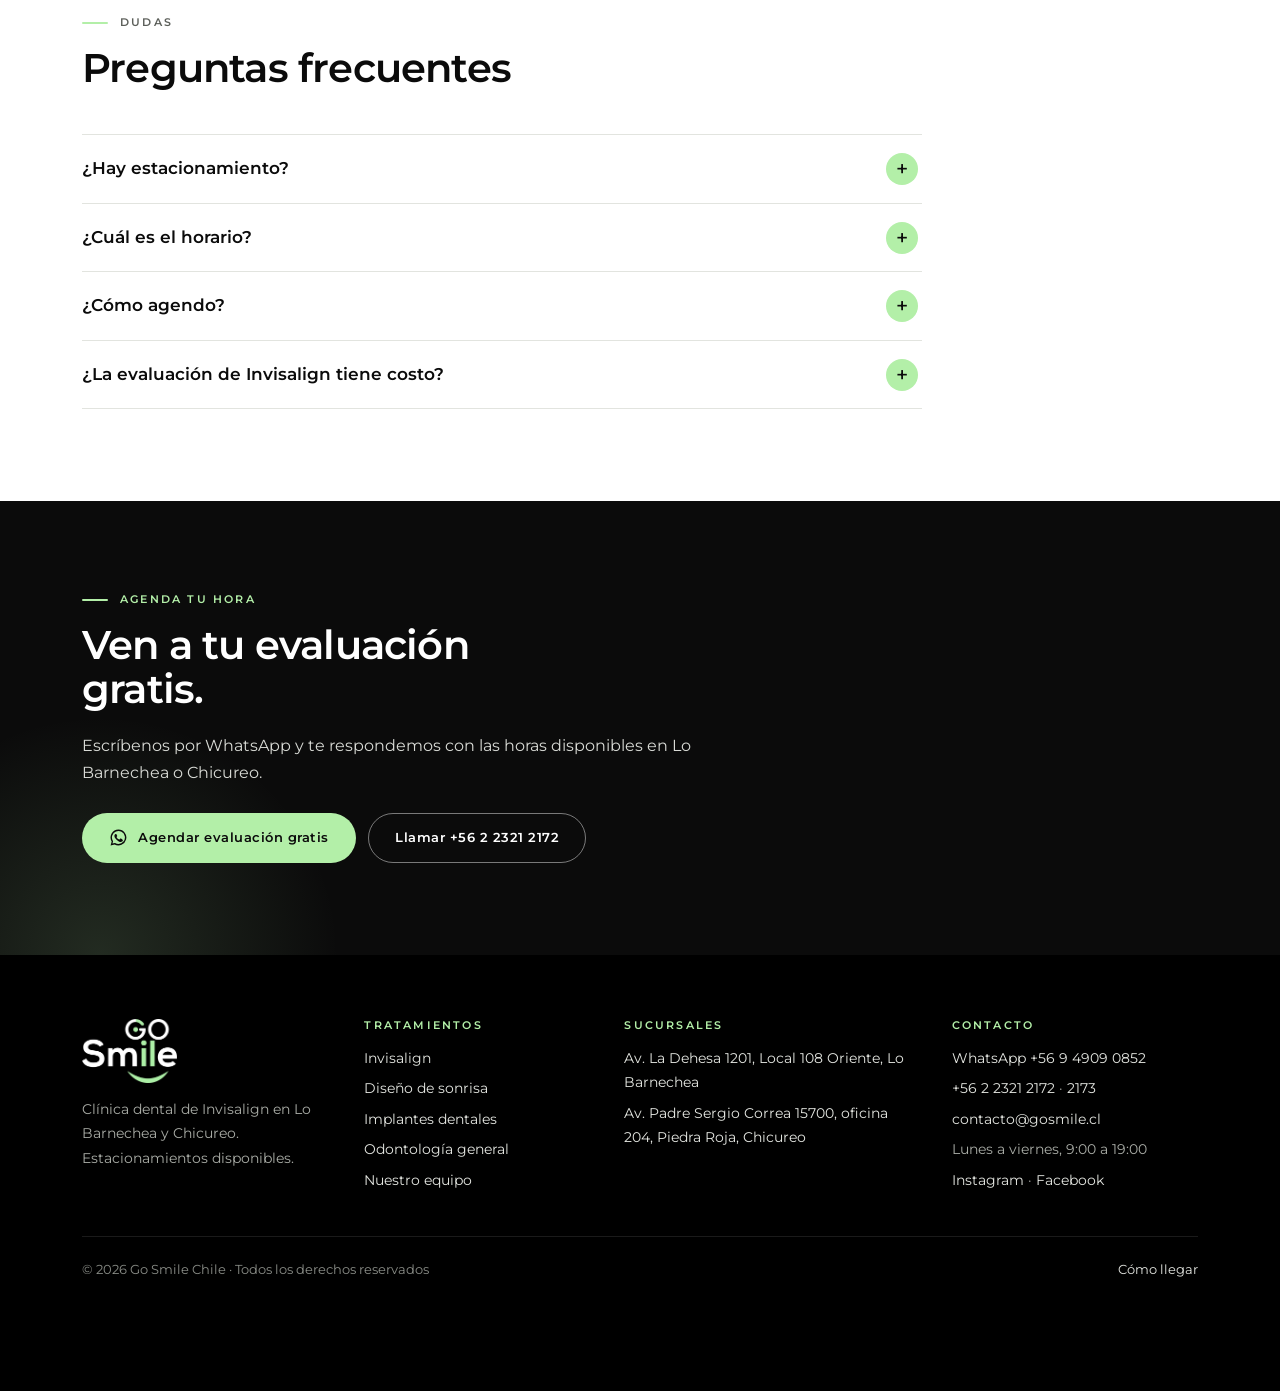
<file: version-nueva/contacto/index.html>
<!doctype html>
<html lang="es-CL">
<head>
<meta charset="utf-8">
<meta name="viewport" content="width=device-width, initial-scale=1, viewport-fit=cover">
<title>Contacto y sucursales Lo Barnechea y Chicureo | Go Smile</title>
<meta name="description" content="Go Smile en Av. La Dehesa 1201, Lo Barnechea, y Av. Padre Sergio Correa 15700, Chicureo. Lunes a viernes de 9:00 a 19:00. Estacionamientos.">
<meta name="robots" content="noindex, nofollow">
<link rel="canonical" href="https://lukasconejeros.github.io/gosmile-web-borrador/version-nueva/contacto/">
<meta property="og:type" content="website">
<meta property="og:locale" content="es_CL">
<meta property="og:site_name" content="Go Smile">
<meta property="og:title" content="Contacto y sucursales Lo Barnechea y Chicureo | Go Smile">
<meta property="og:description" content="Go Smile en Av. La Dehesa 1201, Lo Barnechea, y Av. Padre Sergio Correa 15700, Chicureo. Lunes a viernes de 9:00 a 19:00. Estacionamientos.">
<meta property="og:url" content="https://lukasconejeros.github.io/gosmile-web-borrador/version-nueva/contacto/">
<meta property="og:image" content="https://lukasconejeros.github.io/gosmile-web-borrador/version-nueva/fotos/compartir.jpg">
<meta property="og:image:width" content="1200"><meta property="og:image:height" content="630">
<meta name="twitter:card" content="summary_large_image">
<meta name="theme-color" content="#0B0B0B">
<link rel="icon" href="../fotos/icono-64.png" sizes="64x64">
<link rel="apple-touch-icon" href="../fotos/icono-180.png">
<link rel="preload" href="../fuentes/montserrat.woff2" as="font" type="font/woff2" crossorigin>
<link rel="stylesheet" href="../estilos.css?v=1">
<script>document.documentElement.classList.add("js");setTimeout(function(){if(!window.__gosmile)document.documentElement.classList.remove("js")},3000)</script>
<script type="application/ld+json">{"@context": "https://schema.org", "@graph": [{"@type": "Dentist", "@id": "https://lukasconejeros.github.io/gosmile-web-borrador/version-nueva/#dehesa", "name": "Go Smile", "url": "https://lukasconejeros.github.io/gosmile-web-borrador/version-nueva/", "telephone": "+56223212172", "email": "contacto@gosmile.cl", "image": "https://lukasconejeros.github.io/gosmile-web-borrador/version-nueva/fotos/compartir.jpg", "logo": "https://lukasconejeros.github.io/gosmile-web-borrador/version-nueva/fotos/icono-512.png", "address": {"@type": "PostalAddress", "streetAddress": "Av. La Dehesa 1201, Local 108 Oriente", "addressLocality": "Lo Barnechea", "postalCode": "7690277", "addressRegion": "Región Metropolitana", "addressCountry": "CL"}, "geo": {"@type": "GeoCoordinates", "latitude": -33.36034, "longitude": -70.5148406}, "hasMap": "https://www.google.com/maps?cid=8678136280793374924", "areaServed": ["Lo Barnechea", "Chicureo", "Colina"], "openingHoursSpecification": [{"@type": "OpeningHoursSpecification", "dayOfWeek": ["Monday", "Tuesday", "Wednesday", "Thursday", "Friday"], "opens": "09:00", "closes": "19:00"}], "currenciesAccepted": "CLP", "medicalSpecialty": ["Dentistry", "Orthodontics"], "isAcceptingNewPatients": true, "sameAs": ["https://www.instagram.com/gosmile.cl", "https://www.facebook.com/gosmile.cl"], "amenityFeature": {"@type": "LocationFeatureSpecification", "name": "Estacionamientos disponibles", "value": true}, "alternateName": "Go Smile Chile", "department": {"@id": "https://lukasconejeros.github.io/gosmile-web-borrador/version-nueva/#chicureo"}, "employee": [{"@type": "Person", "name": "Ana María Gómez", "jobTitle": "Ortodoncista"}, {"@type": "Person", "name": "Rodrigo Kaiser", "jobTitle": "Implantólogo"}, {"@type": "Person", "name": "Paulina Cortés", "jobTitle": "Ortodoncista"}, {"@type": "Person", "name": "Camila Rojas", "jobTitle": "Ortodoncista"}, {"@type": "Person", "name": "Fernanda Damian", "jobTitle": "Cirujano dentista"}, {"@type": "Person", "name": "Valentina Villarroel", "jobTitle": "Cirujano dentista"}]}, {"@type": "Dentist", "@id": "https://lukasconejeros.github.io/gosmile-web-borrador/version-nueva/#chicureo", "name": "Go Smile Chicureo", "url": "https://lukasconejeros.github.io/gosmile-web-borrador/version-nueva/", "telephone": "+56223212172", "email": "contacto@gosmile.cl", "image": "https://lukasconejeros.github.io/gosmile-web-borrador/version-nueva/fotos/compartir.jpg", "logo": "https://lukasconejeros.github.io/gosmile-web-borrador/version-nueva/fotos/icono-512.png", "address": {"@type": "PostalAddress", "streetAddress": "Av. Padre Sergio Correa 15700, oficina 204", "addressLocality": "Colina", "postalCode": "9340000", "addressRegion": "Región Metropolitana", "addressCountry": "CL"}, "geo": {"@type": "GeoCoordinates", "latitude": -33.2711439, "longitude": -70.6235413}, "hasMap": "https://www.google.com/maps?cid=7698457498484532062", "areaServed": ["Lo Barnechea", "Chicureo", "Colina"], "openingHoursSpecification": [{"@type": "OpeningHoursSpecification", "dayOfWeek": ["Monday", "Tuesday", "Wednesday", "Thursday", "Friday"], "opens": "09:00", "closes": "19:00"}], "currenciesAccepted": "CLP", "medicalSpecialty": ["Dentistry", "Orthodontics"], "isAcceptingNewPatients": true, "sameAs": ["https://www.instagram.com/gosmile.cl", "https://www.facebook.com/gosmile.cl"], "amenityFeature": {"@type": "LocationFeatureSpecification", "name": "Estacionamientos disponibles", "value": true}, "parentOrganization": {"@id": "https://lukasconejeros.github.io/gosmile-web-borrador/version-nueva/#dehesa"}}, {"@type": "WebPage", "@id": "https://lukasconejeros.github.io/gosmile-web-borrador/version-nueva/contacto/", "url": "https://lukasconejeros.github.io/gosmile-web-borrador/version-nueva/contacto/", "name": "Contacto y sucursales Lo Barnechea y Chicureo | Go Smile", "description": "Go Smile en Av. La Dehesa 1201, Lo Barnechea, y Av. Padre Sergio Correa 15700, Chicureo. Lunes a viernes de 9:00 a 19:00. Estacionamientos.", "inLanguage": "es-CL", "about": {"@id": "https://lukasconejeros.github.io/gosmile-web-borrador/version-nueva/#dehesa"}}, {"@type": "BreadcrumbList", "itemListElement": [{"@type": "ListItem", "position": 1, "name": "Inicio", "item": "https://lukasconejeros.github.io/gosmile-web-borrador/version-nueva/"}, {"@type": "ListItem", "position": 2, "name": "Contacto y sucursales", "item": "https://lukasconejeros.github.io/gosmile-web-borrador/version-nueva/contacto/"}]}, {"@type": "FAQPage", "mainEntity": [{"@type": "Question", "name": "¿Hay estacionamiento?", "acceptedAnswer": {"@type": "Answer", "text": "Sí, hay estacionamientos disponibles."}}, {"@type": "Question", "name": "¿Cuál es el horario?", "acceptedAnswer": {"@type": "Answer", "text": "De lunes a viernes, de 9:00 a 19:00."}}, {"@type": "Question", "name": "¿Cómo agendo?", "acceptedAnswer": {"@type": "Answer", "text": "Por WhatsApp al +56 9 4909 0852 (el botón verde de esta página) o llamando al +56 2 2321 2172. También puedes escribir a contacto@gosmile.cl."}}, {"@type": "Question", "name": "¿La evaluación de Invisalign tiene costo?", "acceptedAnswer": {"@type": "Answer", "text": "No, es gratis. Escaneamos tus dientes y ves una simulación 3D de tu tratamiento; así sabes la duración y el presupuesto antes de decidir."}}]}]}</script>
</head>
<body>
<svg width="0" height="0" style="position:absolute" aria-hidden="true">
  <symbol id="i-wa" viewBox="0 0 24 24"><path fill="currentColor" d="M12 2a10 10 0 0 0-8.6 15.1L2 22l5-1.3A10 10 0 1 0 12 2zm0 18.2c-1.5 0-3-.4-4.3-1.2l-.3-.2-3 .8.8-2.9-.2-.3A8.2 8.2 0 1 1 12 20.2zm4.5-6.1c-.2-.1-1.5-.7-1.7-.8s-.4-.1-.6.1-.7.8-.8 1-.3.2-.5.1a6.7 6.7 0 0 1-3.3-2.9c-.3-.4.3-.4.7-1.3.1-.2 0-.3 0-.4l-.8-1.8c-.2-.5-.4-.4-.6-.4h-.5a1 1 0 0 0-.7.3 3 3 0 0 0-.9 2.2 5.2 5.2 0 0 0 1.1 2.7 11.8 11.8 0 0 0 4.5 4c1.7.7 2.3.8 3.2.6.5-.1 1.5-.6 1.7-1.2s.2-1.1.2-1.2-.2-.2-.5-.3z"/></symbol>
  <symbol id="i-tel" viewBox="0 0 24 24"><path fill="none" stroke="currentColor" stroke-width="1.6" d="M5 3h4l2 5-2.5 1.5a11 11 0 0 0 6 6L16 13l5 2v4a2 2 0 0 1-2 2A16 16 0 0 1 3 5a2 2 0 0 1 2-2z"/></symbol>
  <symbol id="i-mapa" viewBox="0 0 24 24"><g fill="none" stroke="currentColor" stroke-width="1.6"><path d="M12 21s-7-6.2-7-11.5A7 7 0 0 1 19 9.5C19 14.8 12 21 12 21z"/><circle cx="12" cy="9.5" r="2.5"/></g></symbol>
</svg>
<a class="saltar" href="#contenido">Ir al contenido</a>
<header class="cabecera" id="cabecera">
  <div class="cabecera-in">
    <a href="../" class="marca" aria-label="Go Smile, inicio"><img src="../fotos/logo-gosmile.webp" alt="Go Smile" width="400" height="270"></a>
    <nav class="menu" id="menu" aria-label="Páginas">
      <a href="../invisalign/">Invisalign</a>
      <a href="../diseno-de-sonrisa/">Diseño de sonrisa</a>
      <a href="../implantes/">Implantes</a>
      <a href="../odontologia-general/">Odontología general</a>
      <a href="../equipo/">Equipo</a>
      <a href="../contacto/" aria-current="page">Contacto</a>
    </nav>
    <div class="cabecera-acciones">
      <a class="pastilla pastilla-verde pastilla-chica" href="https://wa.me/56949090852?text=Hola%20Go%20Smile%2C%20vengo%20de%20la%20p%C3%A1gina%20web%20y%20quiero%20agendar%20una%20evaluaci%C3%B3n" target="_blank" rel="noopener"><svg aria-hidden="true"><use href="#i-wa"/></svg>Agendar</a>
      <button class="boton-menu" type="button" aria-expanded="false" aria-controls="menu"><span></span><span></span><span class="oculto">Menú</span></button>
    </div>
  </div>
</header>
<main id="contenido">
<section class="cabeza-pagina"><div class="envoltura ubicacion">
  <div>
    <p class="migas"><a href="../">Inicio</a><span>/</span>Contacto</p>
    <p class="etiqueta">Contacto</p>
    <h1>Contacto y sucursales</h1>
    <p class="bajada">Atendemos en Lo Barnechea y en Piedra Roja, Chicureo. Escríbenos por WhatsApp y te respondemos con las horas disponibles.</p>
    <div class="botones"><a class="pastilla pastilla-verde" href="https://wa.me/56949090852?text=Hola%20Go%20Smile%2C%20vengo%20de%20la%20p%C3%A1gina%20web%20y%20quiero%20agendar%20una%20evaluaci%C3%B3n" target="_blank" rel="noopener"><svg aria-hidden="true"><use href="#i-wa"/></svg>Agendar evaluación gratis</a><a class="pastilla pastilla-borde" href="tel:+56223212172">Llamar +56 2 2321 2172</a></div>
  </div>
  <div>
    <div class="dato"><h2>Horario</h2><table class="horario"><tr><td>Lunes a viernes</td><td>9:00 a 19:00</td></tr></table></div>
    <div class="dato"><h2>WhatsApp</h2><p><a href="https://wa.me/56949090852?text=Hola%20Go%20Smile%2C%20vengo%20de%20la%20p%C3%A1gina%20web%20y%20quiero%20agendar%20una%20evaluaci%C3%B3n" target="_blank" rel="noopener">+56 9 4909 0852</a></p></div>
    <div class="dato"><h2>Teléfonos</h2><p><a href="tel:+56223212172">+56 2 2321 2172</a> · <a href="tel:+56223212173">+56 2 2321 2173</a></p></div>
    <div class="dato"><h2>Correo</h2><p><a href="mailto:contacto@gosmile.cl">contacto@gosmile.cl</a></p></div>
    <div class="dato"><h2>Redes</h2><p><a href="https://www.instagram.com/gosmile.cl" target="_blank" rel="noopener">Instagram</a> · <a href="https://www.facebook.com/gosmile.cl" target="_blank" rel="noopener">Facebook</a></p></div>
  </div>
</div></section>
<section class="seccion seccion-gris" id="sucursales"><div class="envoltura">
  <div class="encabezado aparece"><p class="etiqueta">Sucursales</p><h2>Dos sucursales, con estacionamientos.</h2></div>
  <div class="sucursales"><article class="sucursal aparece">
    <iframe class="mapa" src="https://maps.google.com/maps?q=Go%20Smile%2C%20Av.%20La%20Dehesa%201201%2C%20Lo%20Barnechea&z=16&output=embed" title="Mapa: Go Smile Lo Barnechea" loading="lazy" referrerpolicy="no-referrer-when-downgrade"></iframe>
    <div class="sucursal-texto">
      <p class="etiqueta">Sucursal</p>
      <h3>La Dehesa, Lo Barnechea</h3>
      <p>Av. La Dehesa 1201, Local 108 Oriente, Lo Barnechea.</p>
      <ul class="datos-suc"><li>Lunes a viernes, 9:00 a 19:00</li><li>Estacionamientos disponibles</li><li><span class="estrellas" aria-hidden="true">★★★★★</span> 5,0 en Google · 137 opiniones</li></ul>
      <a class="enlace" href="https://www.google.com/maps?cid=8678136280793374924" target="_blank" rel="noopener">Cómo llegar <span>→</span></a>
    </div>
  </article><article class="sucursal aparece">
    <iframe class="mapa" src="https://maps.google.com/maps?q=Go%20Smile%20Chicureo%2C%20Av.%20Padre%20Sergio%20Correa%2015700%2C%20Colina&z=16&output=embed" title="Mapa: Go Smile Chicureo" loading="lazy" referrerpolicy="no-referrer-when-downgrade"></iframe>
    <div class="sucursal-texto">
      <p class="etiqueta">Sucursal</p>
      <h3>Piedra Roja, Chicureo</h3>
      <p>Av. Padre Sergio Correa 15700, oficina 204, Piedra Roja, Chicureo.</p>
      <ul class="datos-suc"><li>Lunes a viernes, 9:00 a 19:00</li><li>Estacionamientos disponibles</li><li><span class="estrellas" aria-hidden="true">★★★★★</span> 5,0 en Google · 14 opiniones</li></ul>
      <a class="enlace" href="https://www.google.com/maps?cid=7698457498484532062" target="_blank" rel="noopener">Cómo llegar <span>→</span></a>
    </div>
  </article></div>
</div></section>
<section class="seccion"><div class="envoltura">
  <div class="encabezado aparece"><p class="etiqueta">Dudas</p><h2>Preguntas frecuentes</h2></div>
  <div class="preguntas aparece"><details><summary>¿Hay estacionamiento?</summary><p>Sí, hay estacionamientos disponibles.</p></details>
<details><summary>¿Cuál es el horario?</summary><p>De lunes a viernes, de 9:00 a 19:00.</p></details>
<details><summary>¿Cómo agendo?</summary><p>Por WhatsApp al +56 9 4909 0852 (el botón verde de esta página) o llamando al +56 2 2321 2172. También puedes escribir a contacto@gosmile.cl.</p></details>
<details><summary>¿La evaluación de Invisalign tiene costo?</summary><p>No, es gratis. Escaneamos tus dientes y ves una simulación 3D de tu tratamiento; así sabes la duración y el presupuesto antes de decidir.</p></details></div>
</div></section>
<section class="banda"><div class="envoltura aparece">
  <p class="etiqueta">Agenda tu hora</p>
  <h2>Ven a tu evaluación gratis.</h2>
  <p>Escríbenos por WhatsApp y te respondemos con las horas disponibles en Lo Barnechea o Chicureo.</p>
  <div class="botones"><a class="pastilla pastilla-verde" href="https://wa.me/56949090852?text=Hola%20Go%20Smile%2C%20vengo%20de%20la%20p%C3%A1gina%20web%20y%20quiero%20agendar%20una%20evaluaci%C3%B3n" target="_blank" rel="noopener"><svg aria-hidden="true"><use href="#i-wa"/></svg>Agendar evaluación gratis</a><a class="pastilla pastilla-borde-claro" href="tel:+56223212172">Llamar +56 2 2321 2172</a></div>
</div></section></main>
<footer class="pie">
  <div class="envoltura">
    <div class="pie-grilla">
      <div>
        <img class="pie-logo" src="../fotos/logo-gosmile.webp" alt="Go Smile" width="400" height="270" loading="lazy">
        <p>Clínica dental de Invisalign en Lo Barnechea y Chicureo. Estacionamientos disponibles.</p>
      </div>
      <div><h2>Tratamientos</h2><ul><li><a href="../invisalign/">Invisalign</a></li><li><a href="../diseno-de-sonrisa/">Diseño de sonrisa</a></li><li><a href="../implantes/">Implantes dentales</a></li><li><a href="../odontologia-general/">Odontología general</a></li><li><a href="../equipo/">Nuestro equipo</a></li></ul></div>
      <div><h2>Sucursales</h2><ul><li><a href="https://www.google.com/maps?cid=8678136280793374924" target="_blank" rel="noopener">Av. La Dehesa 1201, Local 108 Oriente, Lo Barnechea</a></li><li><a href="https://www.google.com/maps?cid=7698457498484532062" target="_blank" rel="noopener">Av. Padre Sergio Correa 15700, oficina 204, Piedra Roja, Chicureo</a></li></ul></div>
      <div><h2>Contacto</h2><ul>
        <li><a href="https://wa.me/56949090852?text=Hola%20Go%20Smile%2C%20vengo%20de%20la%20p%C3%A1gina%20web%20y%20quiero%20agendar%20una%20evaluaci%C3%B3n" target="_blank" rel="noopener">WhatsApp +56 9 4909 0852</a></li>
        <li><a href="tel:+56223212172">+56 2 2321 2172</a> · <a href="tel:+56223212173">2173</a></li>
        <li><a href="mailto:contacto@gosmile.cl">contacto@gosmile.cl</a></li>
        <li>Lunes a viernes, 9:00 a 19:00</li>
        <li><a href="https://www.instagram.com/gosmile.cl" target="_blank" rel="noopener">Instagram</a> · <a href="https://www.facebook.com/gosmile.cl" target="_blank" rel="noopener">Facebook</a></li></ul></div>
    </div>
    <div class="pie-final"><span>© 2026 Go Smile Chile · Todos los derechos reservados</span><span><a href="../contacto/">Cómo llegar</a></span></div>
  </div>
</footer>
<nav class="barra-movil" aria-label="Contacto rápido">
  <a href="https://wa.me/56949090852?text=Hola%20Go%20Smile%2C%20vengo%20de%20la%20p%C3%A1gina%20web%20y%20quiero%20agendar%20una%20evaluaci%C3%B3n" target="_blank" rel="noopener"><svg aria-hidden="true"><use href="#i-wa"/></svg>WhatsApp</a>
  <a href="tel:+56223212172"><svg aria-hidden="true"><use href="#i-tel"/></svg>Llamar</a>
  <a href="../contacto/#sucursales"><svg aria-hidden="true"><use href="#i-mapa"/></svg>Sucursales</a>
</nav>
<script src="../app.js?v=1" defer></script>
</body>
</html>
</file>
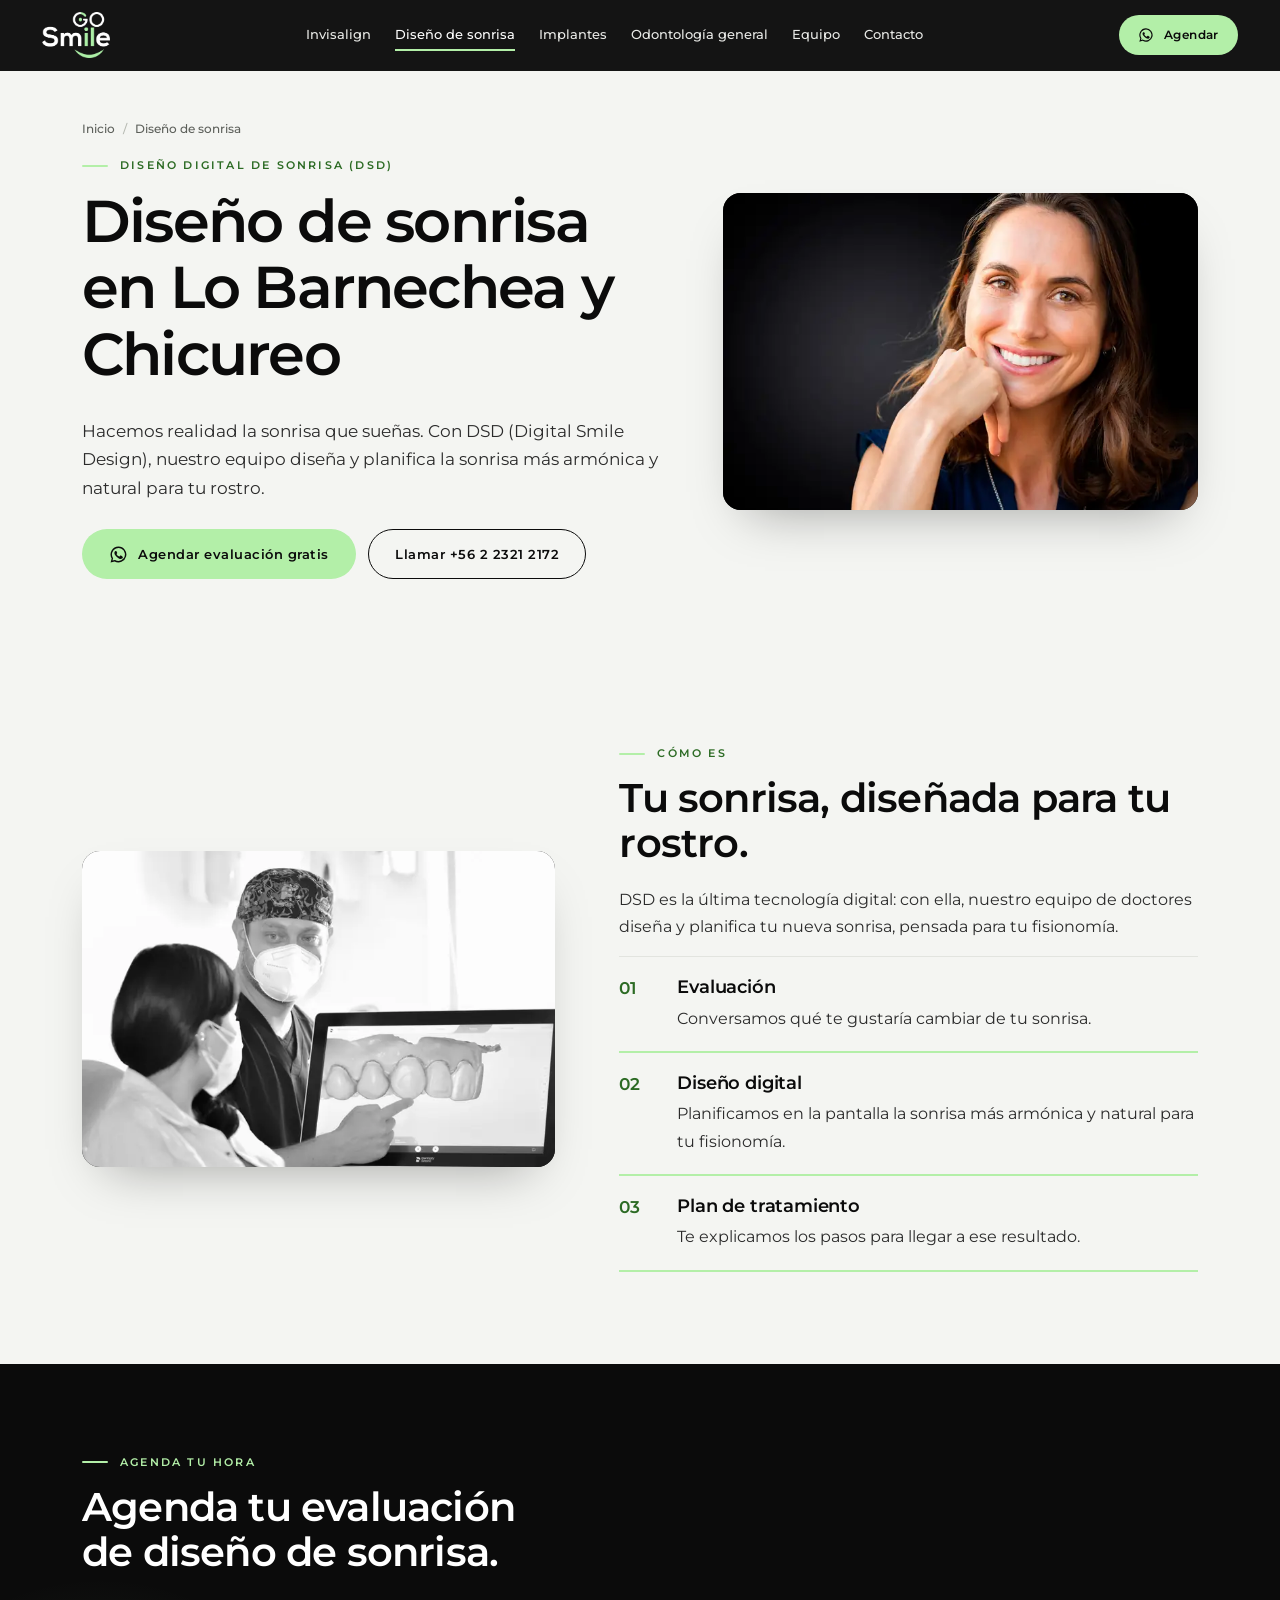
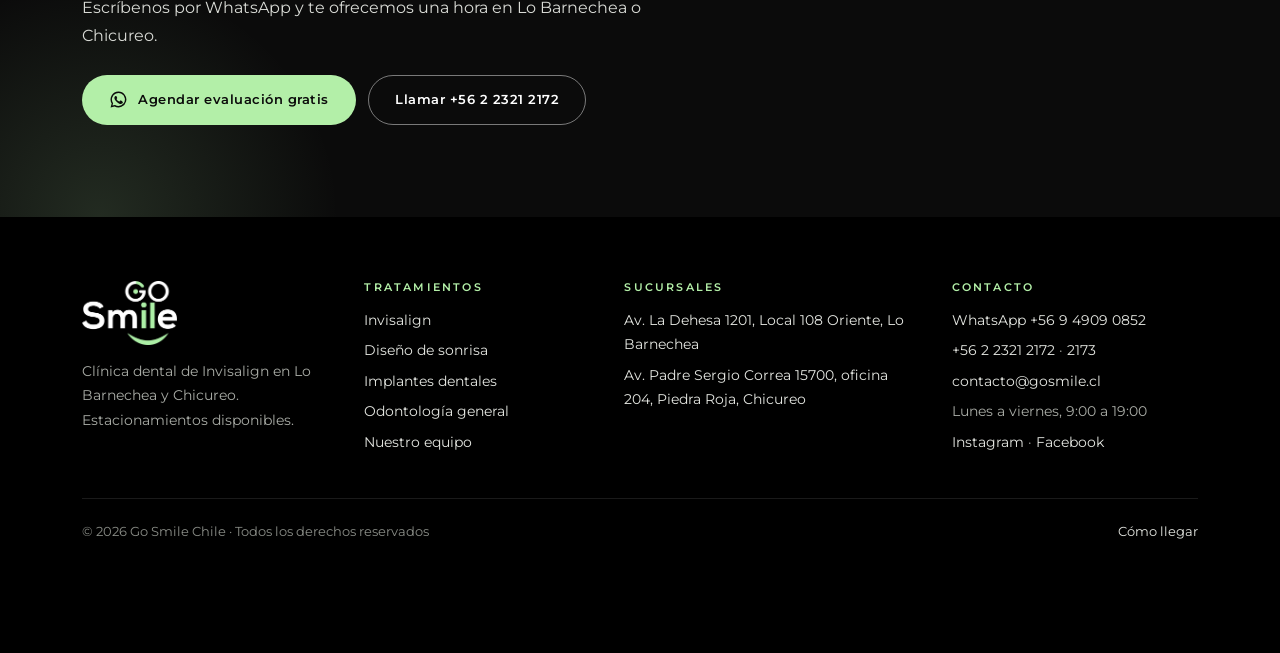
<file: version-nueva/diseno-de-sonrisa/index.html>
<!doctype html>
<html lang="es-CL">
<head>
<meta charset="utf-8">
<meta name="viewport" content="width=device-width, initial-scale=1, viewport-fit=cover">
<title>Diseño de sonrisa en Lo Barnechea y Chicureo | Go Smile</title>
<meta name="description" content="Diseño digital de sonrisa (DSD) en Lo Barnechea y Chicureo: planificamos la sonrisa más armónica y natural para tu rostro. Go Smile.">
<meta name="robots" content="noindex, nofollow">
<link rel="canonical" href="https://lukasconejeros.github.io/gosmile-web-borrador/version-nueva/diseno-de-sonrisa/">
<meta property="og:type" content="website">
<meta property="og:locale" content="es_CL">
<meta property="og:site_name" content="Go Smile">
<meta property="og:title" content="Diseño de sonrisa en Lo Barnechea y Chicureo | Go Smile">
<meta property="og:description" content="Diseño digital de sonrisa (DSD) en Lo Barnechea y Chicureo: planificamos la sonrisa más armónica y natural para tu rostro. Go Smile.">
<meta property="og:url" content="https://lukasconejeros.github.io/gosmile-web-borrador/version-nueva/diseno-de-sonrisa/">
<meta property="og:image" content="https://lukasconejeros.github.io/gosmile-web-borrador/version-nueva/fotos/compartir.jpg">
<meta property="og:image:width" content="1200"><meta property="og:image:height" content="630">
<meta name="twitter:card" content="summary_large_image">
<meta name="theme-color" content="#0B0B0B">
<link rel="icon" href="../fotos/icono-64.png" sizes="64x64">
<link rel="apple-touch-icon" href="../fotos/icono-180.png">
<link rel="preload" href="../fuentes/montserrat.woff2" as="font" type="font/woff2" crossorigin>
<link rel="stylesheet" href="../estilos.css?v=1">
<script>document.documentElement.classList.add("js");setTimeout(function(){if(!window.__gosmile)document.documentElement.classList.remove("js")},3000)</script>
<script type="application/ld+json">{"@context": "https://schema.org", "@graph": [{"@type": "Dentist", "@id": "https://lukasconejeros.github.io/gosmile-web-borrador/version-nueva/#dehesa", "name": "Go Smile", "url": "https://lukasconejeros.github.io/gosmile-web-borrador/version-nueva/", "telephone": "+56223212172", "email": "contacto@gosmile.cl", "image": "https://lukasconejeros.github.io/gosmile-web-borrador/version-nueva/fotos/compartir.jpg", "logo": "https://lukasconejeros.github.io/gosmile-web-borrador/version-nueva/fotos/icono-512.png", "address": {"@type": "PostalAddress", "streetAddress": "Av. La Dehesa 1201, Local 108 Oriente", "addressLocality": "Lo Barnechea", "postalCode": "7690277", "addressRegion": "Región Metropolitana", "addressCountry": "CL"}, "geo": {"@type": "GeoCoordinates", "latitude": -33.36034, "longitude": -70.5148406}, "hasMap": "https://www.google.com/maps?cid=8678136280793374924", "areaServed": ["Lo Barnechea", "Chicureo", "Colina"], "openingHoursSpecification": [{"@type": "OpeningHoursSpecification", "dayOfWeek": ["Monday", "Tuesday", "Wednesday", "Thursday", "Friday"], "opens": "09:00", "closes": "19:00"}], "currenciesAccepted": "CLP", "medicalSpecialty": ["Dentistry", "Orthodontics"], "isAcceptingNewPatients": true, "sameAs": ["https://www.instagram.com/gosmile.cl", "https://www.facebook.com/gosmile.cl"], "amenityFeature": {"@type": "LocationFeatureSpecification", "name": "Estacionamientos disponibles", "value": true}, "alternateName": "Go Smile Chile", "department": {"@id": "https://lukasconejeros.github.io/gosmile-web-borrador/version-nueva/#chicureo"}, "employee": [{"@type": "Person", "name": "Ana María Gómez", "jobTitle": "Ortodoncista"}, {"@type": "Person", "name": "Rodrigo Kaiser", "jobTitle": "Implantólogo"}, {"@type": "Person", "name": "Paulina Cortés", "jobTitle": "Ortodoncista"}, {"@type": "Person", "name": "Camila Rojas", "jobTitle": "Ortodoncista"}, {"@type": "Person", "name": "Fernanda Damian", "jobTitle": "Cirujano dentista"}, {"@type": "Person", "name": "Valentina Villarroel", "jobTitle": "Cirujano dentista"}]}, {"@type": "Dentist", "@id": "https://lukasconejeros.github.io/gosmile-web-borrador/version-nueva/#chicureo", "name": "Go Smile Chicureo", "url": "https://lukasconejeros.github.io/gosmile-web-borrador/version-nueva/", "telephone": "+56223212172", "email": "contacto@gosmile.cl", "image": "https://lukasconejeros.github.io/gosmile-web-borrador/version-nueva/fotos/compartir.jpg", "logo": "https://lukasconejeros.github.io/gosmile-web-borrador/version-nueva/fotos/icono-512.png", "address": {"@type": "PostalAddress", "streetAddress": "Av. Padre Sergio Correa 15700, oficina 204", "addressLocality": "Colina", "postalCode": "9340000", "addressRegion": "Región Metropolitana", "addressCountry": "CL"}, "geo": {"@type": "GeoCoordinates", "latitude": -33.2711439, "longitude": -70.6235413}, "hasMap": "https://www.google.com/maps?cid=7698457498484532062", "areaServed": ["Lo Barnechea", "Chicureo", "Colina"], "openingHoursSpecification": [{"@type": "OpeningHoursSpecification", "dayOfWeek": ["Monday", "Tuesday", "Wednesday", "Thursday", "Friday"], "opens": "09:00", "closes": "19:00"}], "currenciesAccepted": "CLP", "medicalSpecialty": ["Dentistry", "Orthodontics"], "isAcceptingNewPatients": true, "sameAs": ["https://www.instagram.com/gosmile.cl", "https://www.facebook.com/gosmile.cl"], "amenityFeature": {"@type": "LocationFeatureSpecification", "name": "Estacionamientos disponibles", "value": true}, "parentOrganization": {"@id": "https://lukasconejeros.github.io/gosmile-web-borrador/version-nueva/#dehesa"}}, {"@type": "WebPage", "@id": "https://lukasconejeros.github.io/gosmile-web-borrador/version-nueva/diseno-de-sonrisa/", "url": "https://lukasconejeros.github.io/gosmile-web-borrador/version-nueva/diseno-de-sonrisa/", "name": "Diseño de sonrisa en Lo Barnechea y Chicureo | Go Smile", "description": "Diseño digital de sonrisa (DSD) en Lo Barnechea y Chicureo: planificamos la sonrisa más armónica y natural para tu rostro. Go Smile.", "inLanguage": "es-CL", "about": {"@id": "https://lukasconejeros.github.io/gosmile-web-borrador/version-nueva/#dehesa"}}, {"@type": "BreadcrumbList", "itemListElement": [{"@type": "ListItem", "position": 1, "name": "Inicio", "item": "https://lukasconejeros.github.io/gosmile-web-borrador/version-nueva/"}, {"@type": "ListItem", "position": 2, "name": "Diseño de sonrisa en Lo Barnechea y Chicureo", "item": "https://lukasconejeros.github.io/gosmile-web-borrador/version-nueva/diseno-de-sonrisa/"}]}, {"@type": "MedicalProcedure", "name": "Diseño digital de sonrisa (DSD)", "url": "https://lukasconejeros.github.io/gosmile-web-borrador/version-nueva/diseno-de-sonrisa/", "description": "Diseño y planificación digital de la sonrisa más armónica y natural para cada rostro."}]}</script>
</head>
<body>
<svg width="0" height="0" style="position:absolute" aria-hidden="true">
  <symbol id="i-wa" viewBox="0 0 24 24"><path fill="currentColor" d="M12 2a10 10 0 0 0-8.6 15.1L2 22l5-1.3A10 10 0 1 0 12 2zm0 18.2c-1.5 0-3-.4-4.3-1.2l-.3-.2-3 .8.8-2.9-.2-.3A8.2 8.2 0 1 1 12 20.2zm4.5-6.1c-.2-.1-1.5-.7-1.7-.8s-.4-.1-.6.1-.7.8-.8 1-.3.2-.5.1a6.7 6.7 0 0 1-3.3-2.9c-.3-.4.3-.4.7-1.3.1-.2 0-.3 0-.4l-.8-1.8c-.2-.5-.4-.4-.6-.4h-.5a1 1 0 0 0-.7.3 3 3 0 0 0-.9 2.2 5.2 5.2 0 0 0 1.1 2.7 11.8 11.8 0 0 0 4.5 4c1.7.7 2.3.8 3.2.6.5-.1 1.5-.6 1.7-1.2s.2-1.1.2-1.2-.2-.2-.5-.3z"/></symbol>
  <symbol id="i-tel" viewBox="0 0 24 24"><path fill="none" stroke="currentColor" stroke-width="1.6" d="M5 3h4l2 5-2.5 1.5a11 11 0 0 0 6 6L16 13l5 2v4a2 2 0 0 1-2 2A16 16 0 0 1 3 5a2 2 0 0 1 2-2z"/></symbol>
  <symbol id="i-mapa" viewBox="0 0 24 24"><g fill="none" stroke="currentColor" stroke-width="1.6"><path d="M12 21s-7-6.2-7-11.5A7 7 0 0 1 19 9.5C19 14.8 12 21 12 21z"/><circle cx="12" cy="9.5" r="2.5"/></g></symbol>
</svg>
<a class="saltar" href="#contenido">Ir al contenido</a>
<header class="cabecera" id="cabecera">
  <div class="cabecera-in">
    <a href="../" class="marca" aria-label="Go Smile, inicio"><img src="../fotos/logo-gosmile.webp" alt="Go Smile" width="400" height="270"></a>
    <nav class="menu" id="menu" aria-label="Páginas">
      <a href="../invisalign/">Invisalign</a>
      <a href="../diseno-de-sonrisa/" aria-current="page">Diseño de sonrisa</a>
      <a href="../implantes/">Implantes</a>
      <a href="../odontologia-general/">Odontología general</a>
      <a href="../equipo/">Equipo</a>
      <a href="../contacto/">Contacto</a>
    </nav>
    <div class="cabecera-acciones">
      <a class="pastilla pastilla-verde pastilla-chica" href="https://wa.me/56949090852?text=Hola%20Go%20Smile%2C%20vengo%20de%20la%20p%C3%A1gina%20web%20y%20quiero%20agendar%20una%20evaluaci%C3%B3n" target="_blank" rel="noopener"><svg aria-hidden="true"><use href="#i-wa"/></svg>Agendar</a>
      <button class="boton-menu" type="button" aria-expanded="false" aria-controls="menu"><span></span><span></span><span class="oculto">Menú</span></button>
    </div>
  </div>
</header>
<main id="contenido">
<section class="cabeza-pagina"><div class="envoltura">
  <div>
    <p class="migas"><a href="../">Inicio</a><span>/</span>Diseño de sonrisa</p>
    <p class="etiqueta">Diseño digital de sonrisa (DSD)</p>
    <h1>Diseño de sonrisa en Lo Barnechea y Chicureo</h1>
    <p class="bajada">Hacemos realidad la sonrisa que sueñas. Con DSD (Digital Smile Design), nuestro equipo diseña y planifica la sonrisa más armónica y natural para tu rostro.</p>
    <div class="botones"><a class="pastilla pastilla-verde" href="https://wa.me/56949090852?text=Hola%20Go%20Smile%2C%20vengo%20de%20la%20p%C3%A1gina%20web%20y%20quiero%20agendar%20una%20evaluaci%C3%B3n" target="_blank" rel="noopener"><svg aria-hidden="true"><use href="#i-wa"/></svg>Agendar evaluación gratis</a><a class="pastilla pastilla-borde" href="tel:+56223212172">Llamar +56 2 2321 2172</a></div>
  </div>
  <figure class="marco"><img src="../fotos/sonrisa-1200.webp" srcset="../fotos/sonrisa-700.webp 700w, ../fotos/sonrisa-1200.webp 1200w" sizes="(max-width: 900px) 100vw, 540px" width="1200" height="800" alt="Paciente sonriendo" fetchpriority="high"></figure>
</div></section>
<section class="seccion seccion-gris"><div class="envoltura dentro">
  <figure class="marco"><img src="../fotos/dsd-1200.webp" srcset="../fotos/dsd-700.webp 700w, ../fotos/dsd-1200.webp 1200w" sizes="(max-width: 900px) 100vw, 540px" width="1200" height="800" alt="Doctor de Go Smile mostrando a una paciente el diseño de su sonrisa en la pantalla" loading="lazy" decoding="async"></figure>
  <div class="aparece">
    <p class="etiqueta">Cómo es</p>
    <h2>Tu sonrisa, diseñada para tu rostro.</h2>
    <p>DSD es la última tecnología digital: con ella, nuestro equipo de doctores diseña y planifica tu nueva sonrisa, pensada para tu fisionomía.</p>
    <ol class="filas"><li class="fila"><span class="fila-num">01</span><h3>Evaluación</h3><p>Conversamos qué te gustaría cambiar de tu sonrisa.</p></li><li class="fila"><span class="fila-num">02</span><h3>Diseño digital</h3><p>Planificamos en la pantalla la sonrisa más armónica y natural para tu fisionomía.</p></li><li class="fila"><span class="fila-num">03</span><h3>Plan de tratamiento</h3><p>Te explicamos los pasos para llegar a ese resultado.</p></li></ol>
  </div>
</div></section>
<section class="banda"><div class="envoltura aparece">
  <p class="etiqueta">Agenda tu hora</p>
  <h2>Agenda tu evaluación de diseño de sonrisa.</h2>
  <p>Escríbenos por WhatsApp y te ofrecemos una hora en Lo Barnechea o Chicureo.</p>
  <div class="botones"><a class="pastilla pastilla-verde" href="https://wa.me/56949090852?text=Hola%20Go%20Smile%2C%20vengo%20de%20la%20p%C3%A1gina%20web%20y%20quiero%20agendar%20una%20evaluaci%C3%B3n" target="_blank" rel="noopener"><svg aria-hidden="true"><use href="#i-wa"/></svg>Agendar evaluación gratis</a><a class="pastilla pastilla-borde-claro" href="tel:+56223212172">Llamar +56 2 2321 2172</a></div>
</div></section></main>
<footer class="pie">
  <div class="envoltura">
    <div class="pie-grilla">
      <div>
        <img class="pie-logo" src="../fotos/logo-gosmile.webp" alt="Go Smile" width="400" height="270" loading="lazy">
        <p>Clínica dental de Invisalign en Lo Barnechea y Chicureo. Estacionamientos disponibles.</p>
      </div>
      <div><h2>Tratamientos</h2><ul><li><a href="../invisalign/">Invisalign</a></li><li><a href="../diseno-de-sonrisa/">Diseño de sonrisa</a></li><li><a href="../implantes/">Implantes dentales</a></li><li><a href="../odontologia-general/">Odontología general</a></li><li><a href="../equipo/">Nuestro equipo</a></li></ul></div>
      <div><h2>Sucursales</h2><ul><li><a href="https://www.google.com/maps?cid=8678136280793374924" target="_blank" rel="noopener">Av. La Dehesa 1201, Local 108 Oriente, Lo Barnechea</a></li><li><a href="https://www.google.com/maps?cid=7698457498484532062" target="_blank" rel="noopener">Av. Padre Sergio Correa 15700, oficina 204, Piedra Roja, Chicureo</a></li></ul></div>
      <div><h2>Contacto</h2><ul>
        <li><a href="https://wa.me/56949090852?text=Hola%20Go%20Smile%2C%20vengo%20de%20la%20p%C3%A1gina%20web%20y%20quiero%20agendar%20una%20evaluaci%C3%B3n" target="_blank" rel="noopener">WhatsApp +56 9 4909 0852</a></li>
        <li><a href="tel:+56223212172">+56 2 2321 2172</a> · <a href="tel:+56223212173">2173</a></li>
        <li><a href="mailto:contacto@gosmile.cl">contacto@gosmile.cl</a></li>
        <li>Lunes a viernes, 9:00 a 19:00</li>
        <li><a href="https://www.instagram.com/gosmile.cl" target="_blank" rel="noopener">Instagram</a> · <a href="https://www.facebook.com/gosmile.cl" target="_blank" rel="noopener">Facebook</a></li></ul></div>
    </div>
    <div class="pie-final"><span>© 2026 Go Smile Chile · Todos los derechos reservados</span><span><a href="../contacto/">Cómo llegar</a></span></div>
  </div>
</footer>
<nav class="barra-movil" aria-label="Contacto rápido">
  <a href="https://wa.me/56949090852?text=Hola%20Go%20Smile%2C%20vengo%20de%20la%20p%C3%A1gina%20web%20y%20quiero%20agendar%20una%20evaluaci%C3%B3n" target="_blank" rel="noopener"><svg aria-hidden="true"><use href="#i-wa"/></svg>WhatsApp</a>
  <a href="tel:+56223212172"><svg aria-hidden="true"><use href="#i-tel"/></svg>Llamar</a>
  <a href="../contacto/#sucursales"><svg aria-hidden="true"><use href="#i-mapa"/></svg>Sucursales</a>
</nav>
<script src="../app.js?v=1" defer></script>
</body>
</html>
</file>
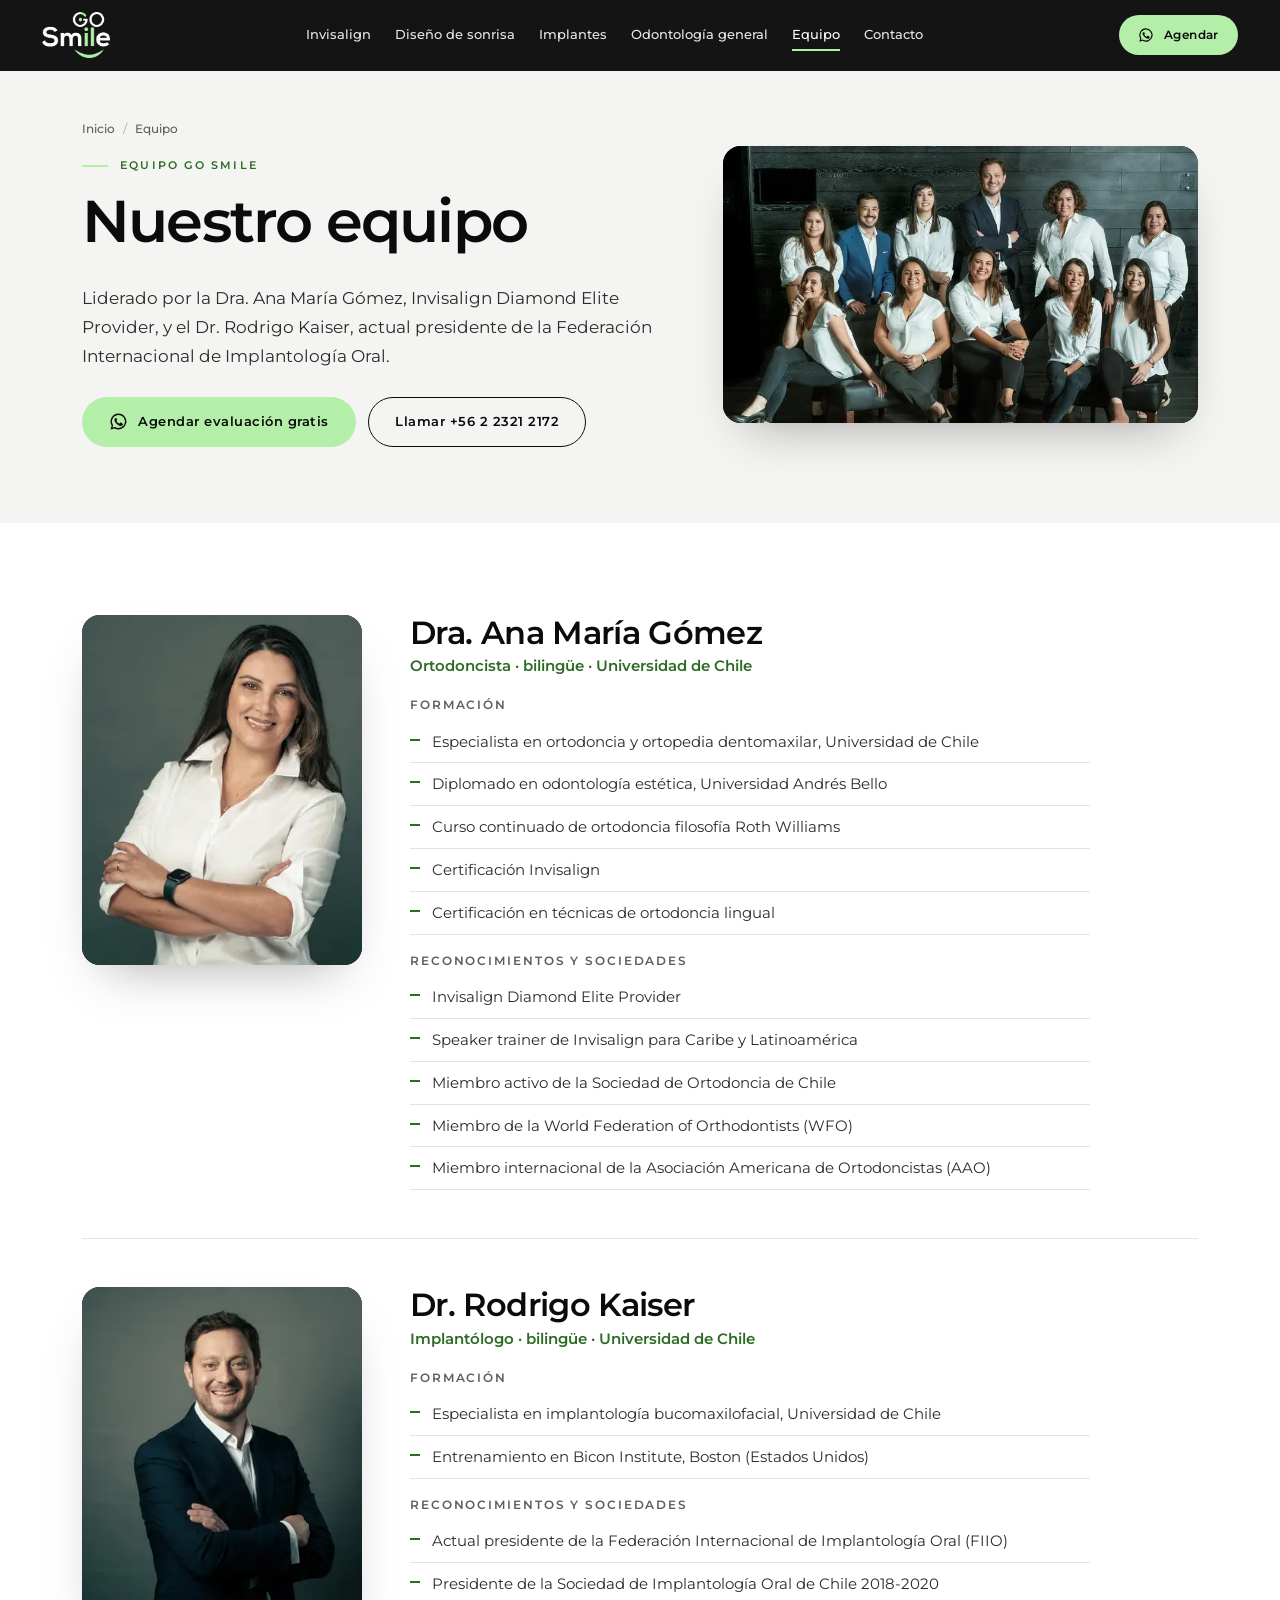
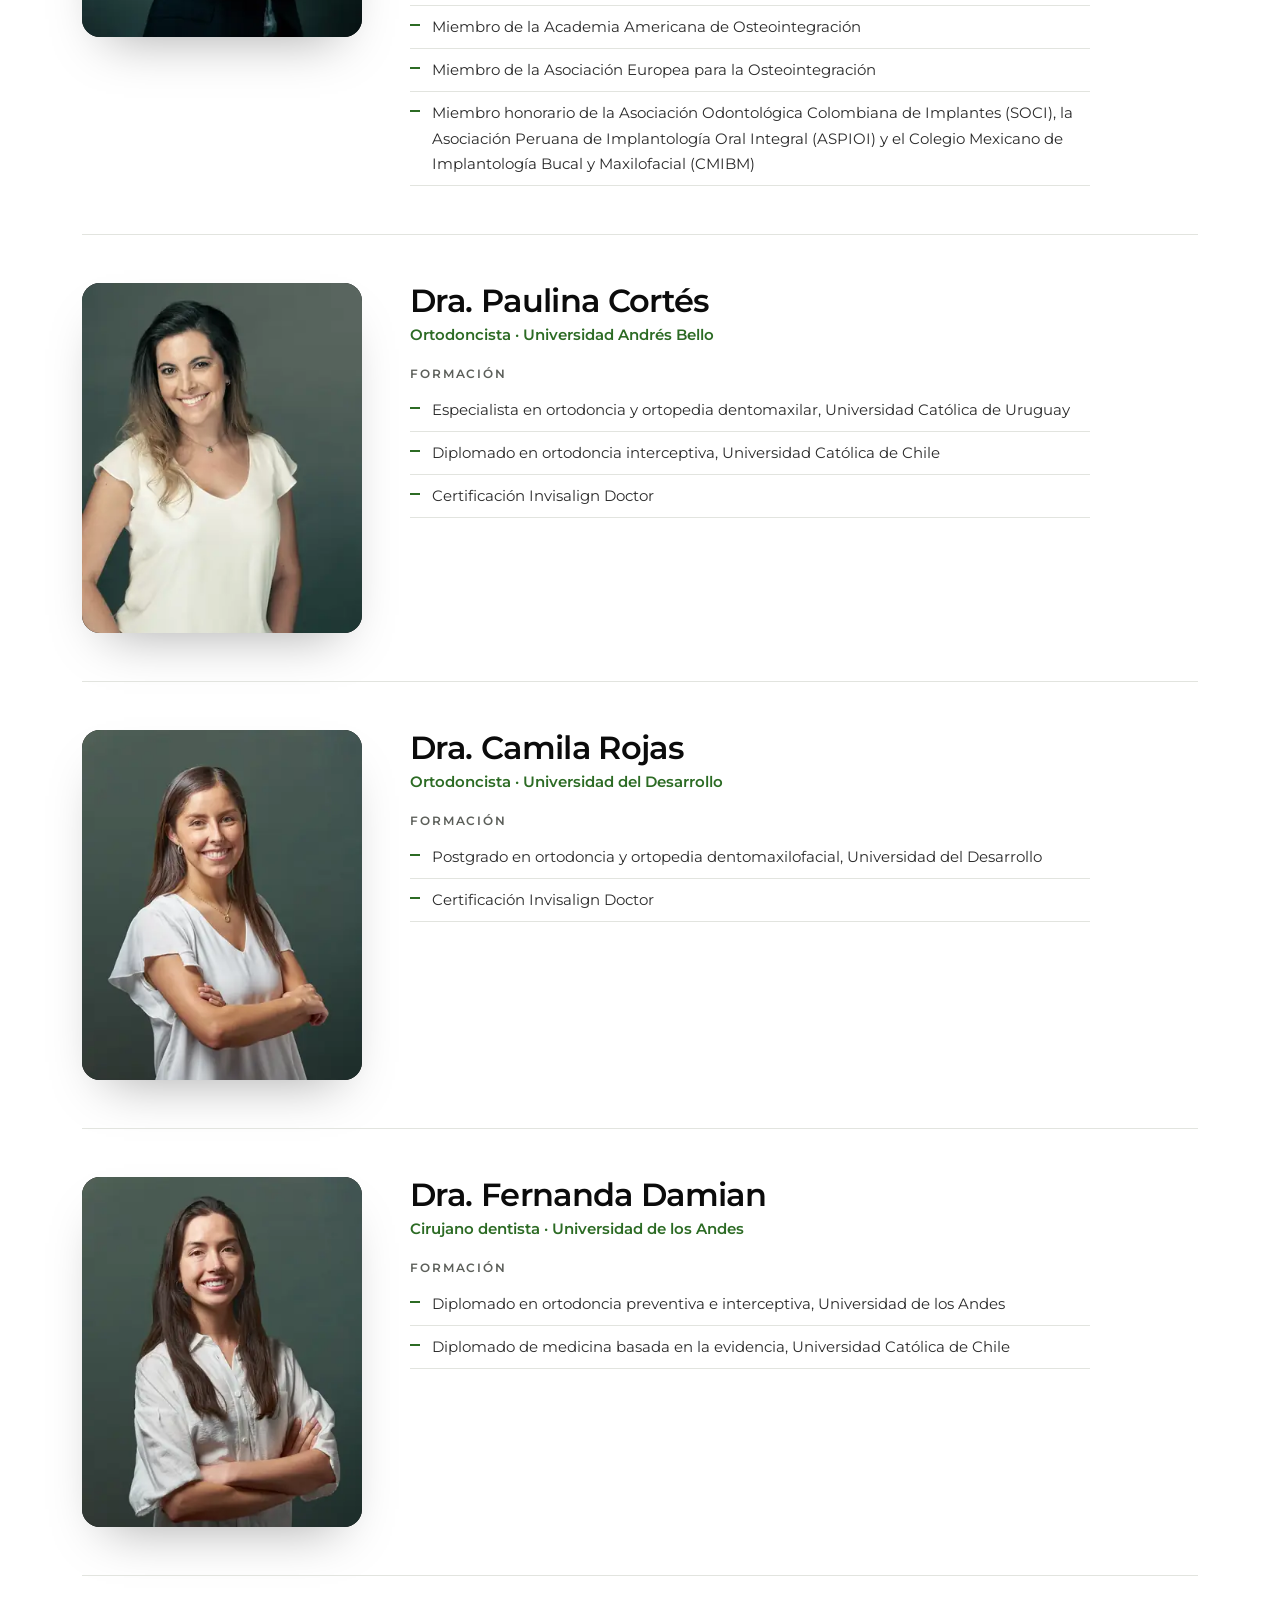
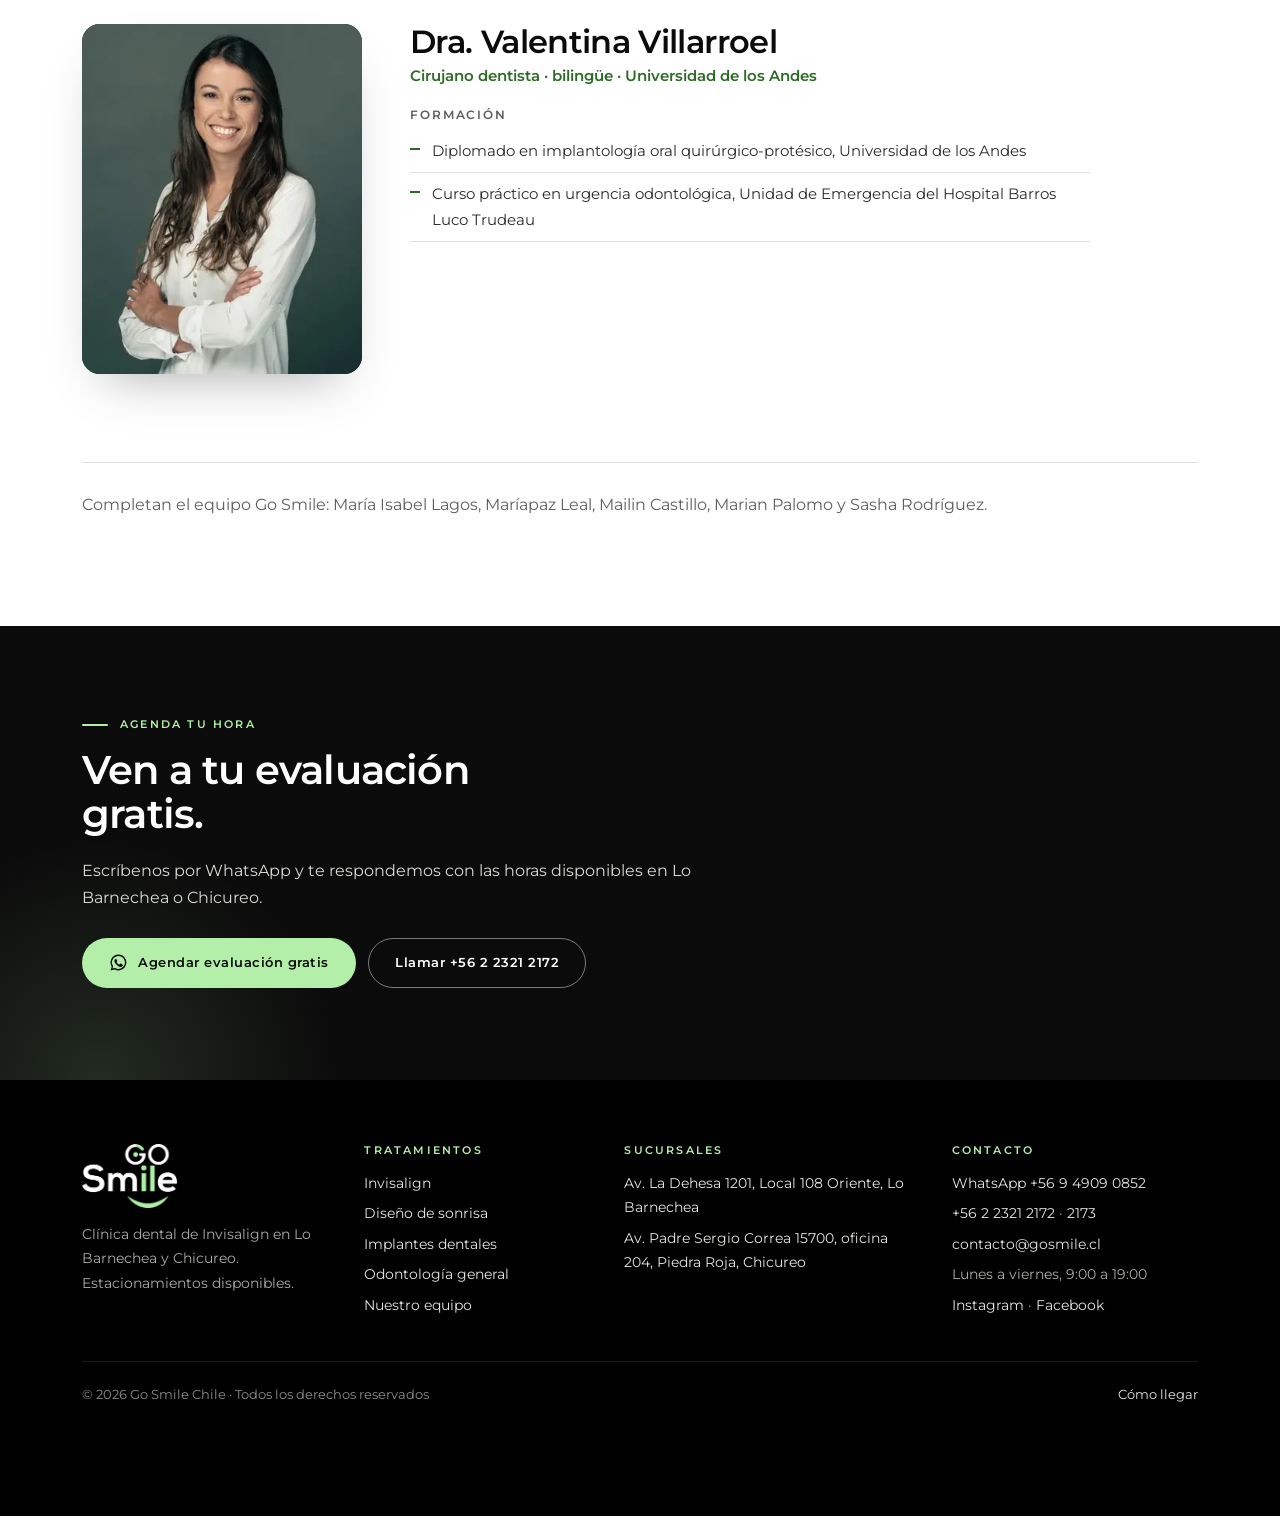
<file: version-nueva/equipo/index.html>
<!doctype html>
<html lang="es-CL">
<head>
<meta charset="utf-8">
<meta name="viewport" content="width=device-width, initial-scale=1, viewport-fit=cover">
<title>Equipo de ortodoncistas y dentistas | Go Smile Lo Barnechea</title>
<meta name="description" content="Conoce al equipo de Go Smile en Lo Barnechea y Chicureo: la Dra. Ana María Gómez, el Dr. Rodrigo Kaiser y sus ortodoncistas y dentistas.">
<meta name="robots" content="noindex, nofollow">
<link rel="canonical" href="https://lukasconejeros.github.io/gosmile-web-borrador/version-nueva/equipo/">
<meta property="og:type" content="website">
<meta property="og:locale" content="es_CL">
<meta property="og:site_name" content="Go Smile">
<meta property="og:title" content="Equipo de ortodoncistas y dentistas | Go Smile Lo Barnechea">
<meta property="og:description" content="Conoce al equipo de Go Smile en Lo Barnechea y Chicureo: la Dra. Ana María Gómez, el Dr. Rodrigo Kaiser y sus ortodoncistas y dentistas.">
<meta property="og:url" content="https://lukasconejeros.github.io/gosmile-web-borrador/version-nueva/equipo/">
<meta property="og:image" content="https://lukasconejeros.github.io/gosmile-web-borrador/version-nueva/fotos/compartir.jpg">
<meta property="og:image:width" content="1200"><meta property="og:image:height" content="630">
<meta name="twitter:card" content="summary_large_image">
<meta name="theme-color" content="#0B0B0B">
<link rel="icon" href="../fotos/icono-64.png" sizes="64x64">
<link rel="apple-touch-icon" href="../fotos/icono-180.png">
<link rel="preload" href="../fuentes/montserrat.woff2" as="font" type="font/woff2" crossorigin>
<link rel="stylesheet" href="../estilos.css?v=1">
<script>document.documentElement.classList.add("js");setTimeout(function(){if(!window.__gosmile)document.documentElement.classList.remove("js")},3000)</script>
<script type="application/ld+json">{"@context": "https://schema.org", "@graph": [{"@type": "Dentist", "@id": "https://lukasconejeros.github.io/gosmile-web-borrador/version-nueva/#dehesa", "name": "Go Smile", "url": "https://lukasconejeros.github.io/gosmile-web-borrador/version-nueva/", "telephone": "+56223212172", "email": "contacto@gosmile.cl", "image": "https://lukasconejeros.github.io/gosmile-web-borrador/version-nueva/fotos/compartir.jpg", "logo": "https://lukasconejeros.github.io/gosmile-web-borrador/version-nueva/fotos/icono-512.png", "address": {"@type": "PostalAddress", "streetAddress": "Av. La Dehesa 1201, Local 108 Oriente", "addressLocality": "Lo Barnechea", "postalCode": "7690277", "addressRegion": "Región Metropolitana", "addressCountry": "CL"}, "geo": {"@type": "GeoCoordinates", "latitude": -33.36034, "longitude": -70.5148406}, "hasMap": "https://www.google.com/maps?cid=8678136280793374924", "areaServed": ["Lo Barnechea", "Chicureo", "Colina"], "openingHoursSpecification": [{"@type": "OpeningHoursSpecification", "dayOfWeek": ["Monday", "Tuesday", "Wednesday", "Thursday", "Friday"], "opens": "09:00", "closes": "19:00"}], "currenciesAccepted": "CLP", "medicalSpecialty": ["Dentistry", "Orthodontics"], "isAcceptingNewPatients": true, "sameAs": ["https://www.instagram.com/gosmile.cl", "https://www.facebook.com/gosmile.cl"], "amenityFeature": {"@type": "LocationFeatureSpecification", "name": "Estacionamientos disponibles", "value": true}, "alternateName": "Go Smile Chile", "department": {"@id": "https://lukasconejeros.github.io/gosmile-web-borrador/version-nueva/#chicureo"}, "employee": [{"@type": "Person", "name": "Ana María Gómez", "jobTitle": "Ortodoncista"}, {"@type": "Person", "name": "Rodrigo Kaiser", "jobTitle": "Implantólogo"}, {"@type": "Person", "name": "Paulina Cortés", "jobTitle": "Ortodoncista"}, {"@type": "Person", "name": "Camila Rojas", "jobTitle": "Ortodoncista"}, {"@type": "Person", "name": "Fernanda Damian", "jobTitle": "Cirujano dentista"}, {"@type": "Person", "name": "Valentina Villarroel", "jobTitle": "Cirujano dentista"}]}, {"@type": "Dentist", "@id": "https://lukasconejeros.github.io/gosmile-web-borrador/version-nueva/#chicureo", "name": "Go Smile Chicureo", "url": "https://lukasconejeros.github.io/gosmile-web-borrador/version-nueva/", "telephone": "+56223212172", "email": "contacto@gosmile.cl", "image": "https://lukasconejeros.github.io/gosmile-web-borrador/version-nueva/fotos/compartir.jpg", "logo": "https://lukasconejeros.github.io/gosmile-web-borrador/version-nueva/fotos/icono-512.png", "address": {"@type": "PostalAddress", "streetAddress": "Av. Padre Sergio Correa 15700, oficina 204", "addressLocality": "Colina", "postalCode": "9340000", "addressRegion": "Región Metropolitana", "addressCountry": "CL"}, "geo": {"@type": "GeoCoordinates", "latitude": -33.2711439, "longitude": -70.6235413}, "hasMap": "https://www.google.com/maps?cid=7698457498484532062", "areaServed": ["Lo Barnechea", "Chicureo", "Colina"], "openingHoursSpecification": [{"@type": "OpeningHoursSpecification", "dayOfWeek": ["Monday", "Tuesday", "Wednesday", "Thursday", "Friday"], "opens": "09:00", "closes": "19:00"}], "currenciesAccepted": "CLP", "medicalSpecialty": ["Dentistry", "Orthodontics"], "isAcceptingNewPatients": true, "sameAs": ["https://www.instagram.com/gosmile.cl", "https://www.facebook.com/gosmile.cl"], "amenityFeature": {"@type": "LocationFeatureSpecification", "name": "Estacionamientos disponibles", "value": true}, "parentOrganization": {"@id": "https://lukasconejeros.github.io/gosmile-web-borrador/version-nueva/#dehesa"}}, {"@type": "WebPage", "@id": "https://lukasconejeros.github.io/gosmile-web-borrador/version-nueva/equipo/", "url": "https://lukasconejeros.github.io/gosmile-web-borrador/version-nueva/equipo/", "name": "Equipo de ortodoncistas y dentistas | Go Smile Lo Barnechea", "description": "Conoce al equipo de Go Smile en Lo Barnechea y Chicureo: la Dra. Ana María Gómez, el Dr. Rodrigo Kaiser y sus ortodoncistas y dentistas.", "inLanguage": "es-CL", "about": {"@id": "https://lukasconejeros.github.io/gosmile-web-borrador/version-nueva/#dehesa"}}, {"@type": "BreadcrumbList", "itemListElement": [{"@type": "ListItem", "position": 1, "name": "Inicio", "item": "https://lukasconejeros.github.io/gosmile-web-borrador/version-nueva/"}, {"@type": "ListItem", "position": 2, "name": "Nuestro equipo", "item": "https://lukasconejeros.github.io/gosmile-web-borrador/version-nueva/equipo/"}]}]}</script>
</head>
<body>
<svg width="0" height="0" style="position:absolute" aria-hidden="true">
  <symbol id="i-wa" viewBox="0 0 24 24"><path fill="currentColor" d="M12 2a10 10 0 0 0-8.6 15.1L2 22l5-1.3A10 10 0 1 0 12 2zm0 18.2c-1.5 0-3-.4-4.3-1.2l-.3-.2-3 .8.8-2.9-.2-.3A8.2 8.2 0 1 1 12 20.2zm4.5-6.1c-.2-.1-1.5-.7-1.7-.8s-.4-.1-.6.1-.7.8-.8 1-.3.2-.5.1a6.7 6.7 0 0 1-3.3-2.9c-.3-.4.3-.4.7-1.3.1-.2 0-.3 0-.4l-.8-1.8c-.2-.5-.4-.4-.6-.4h-.5a1 1 0 0 0-.7.3 3 3 0 0 0-.9 2.2 5.2 5.2 0 0 0 1.1 2.7 11.8 11.8 0 0 0 4.5 4c1.7.7 2.3.8 3.2.6.5-.1 1.5-.6 1.7-1.2s.2-1.1.2-1.2-.2-.2-.5-.3z"/></symbol>
  <symbol id="i-tel" viewBox="0 0 24 24"><path fill="none" stroke="currentColor" stroke-width="1.6" d="M5 3h4l2 5-2.5 1.5a11 11 0 0 0 6 6L16 13l5 2v4a2 2 0 0 1-2 2A16 16 0 0 1 3 5a2 2 0 0 1 2-2z"/></symbol>
  <symbol id="i-mapa" viewBox="0 0 24 24"><g fill="none" stroke="currentColor" stroke-width="1.6"><path d="M12 21s-7-6.2-7-11.5A7 7 0 0 1 19 9.5C19 14.8 12 21 12 21z"/><circle cx="12" cy="9.5" r="2.5"/></g></symbol>
</svg>
<a class="saltar" href="#contenido">Ir al contenido</a>
<header class="cabecera" id="cabecera">
  <div class="cabecera-in">
    <a href="../" class="marca" aria-label="Go Smile, inicio"><img src="../fotos/logo-gosmile.webp" alt="Go Smile" width="400" height="270"></a>
    <nav class="menu" id="menu" aria-label="Páginas">
      <a href="../invisalign/">Invisalign</a>
      <a href="../diseno-de-sonrisa/">Diseño de sonrisa</a>
      <a href="../implantes/">Implantes</a>
      <a href="../odontologia-general/">Odontología general</a>
      <a href="../equipo/" aria-current="page">Equipo</a>
      <a href="../contacto/">Contacto</a>
    </nav>
    <div class="cabecera-acciones">
      <a class="pastilla pastilla-verde pastilla-chica" href="https://wa.me/56949090852?text=Hola%20Go%20Smile%2C%20vengo%20de%20la%20p%C3%A1gina%20web%20y%20quiero%20agendar%20una%20evaluaci%C3%B3n" target="_blank" rel="noopener"><svg aria-hidden="true"><use href="#i-wa"/></svg>Agendar</a>
      <button class="boton-menu" type="button" aria-expanded="false" aria-controls="menu"><span></span><span></span><span class="oculto">Menú</span></button>
    </div>
  </div>
</header>
<main id="contenido">
<section class="cabeza-pagina cabeza-equipo"><div class="envoltura">
  <div>
    <p class="migas"><a href="../">Inicio</a><span>/</span>Equipo</p>
    <p class="etiqueta">Equipo Go Smile</p>
    <h1>Nuestro equipo</h1>
    <p class="bajada">Liderado por la Dra. Ana María Gómez, Invisalign Diamond Elite Provider, y el Dr. Rodrigo Kaiser, actual presidente de la Federación Internacional de Implantología Oral.</p>
    <div class="botones"><a class="pastilla pastilla-verde" href="https://wa.me/56949090852?text=Hola%20Go%20Smile%2C%20vengo%20de%20la%20p%C3%A1gina%20web%20y%20quiero%20agendar%20una%20evaluaci%C3%B3n" target="_blank" rel="noopener"><svg aria-hidden="true"><use href="#i-wa"/></svg>Agendar evaluación gratis</a><a class="pastilla pastilla-borde" href="tel:+56223212172">Llamar +56 2 2321 2172</a></div>
  </div>
  <figure class="marco marco-ancho"><img src="../fotos/equipo-1600.webp" srcset="../fotos/equipo-800.webp 800w, ../fotos/equipo-1600.webp 1600w" sizes="(max-width: 900px) 100vw, 620px" width="1600" height="932" alt="Equipo de Go Smile" fetchpriority="high"></figure>
</div></section>
<section class="seccion"><div class="envoltura">
  <div class="fichas"><article class="ficha aparece">
    <figure class="marco marco-retrato"><img src="../fotos/gomez-640.webp" srcset="../fotos/gomez-360.webp 360w, ../fotos/gomez-640.webp 640w" sizes="(max-width: 900px) 70vw, 300px" width="640" height="800" alt="Dra. Ana María Gómez, ortodoncista de Go Smile" loading="lazy" decoding="async"></figure>
    <div>
      <h2>Dra. Ana María Gómez</h2>
      <p class="cargo">Ortodoncista · bilingüe · Universidad de Chile</p>
      <h4>Formación</h4><ul class="formacion"><li>Especialista en ortodoncia y ortopedia dentomaxilar, Universidad de Chile</li><li>Diplomado en odontología estética, Universidad Andrés Bello</li><li>Curso continuado de ortodoncia filosofía Roth Williams</li><li>Certificación Invisalign</li><li>Certificación en técnicas de ortodoncia lingual</li></ul><h4>Reconocimientos y sociedades</h4><ul class="formacion"><li>Invisalign Diamond Elite Provider</li><li>Speaker trainer de Invisalign para Caribe y Latinoamérica</li><li>Miembro activo de la Sociedad de Ortodoncia de Chile</li><li>Miembro de la World Federation of Orthodontists (WFO)</li><li>Miembro internacional de la Asociación Americana de Ortodoncistas (AAO)</li></ul>
    </div>
  </article><article class="ficha aparece">
    <figure class="marco marco-retrato"><img src="../fotos/kaiser-640.webp" srcset="../fotos/kaiser-360.webp 360w, ../fotos/kaiser-640.webp 640w" sizes="(max-width: 900px) 70vw, 300px" width="640" height="800" alt="Dr. Rodrigo Kaiser, implantólogo de Go Smile" loading="lazy" decoding="async"></figure>
    <div>
      <h2>Dr. Rodrigo Kaiser</h2>
      <p class="cargo">Implantólogo · bilingüe · Universidad de Chile</p>
      <h4>Formación</h4><ul class="formacion"><li>Especialista en implantología bucomaxilofacial, Universidad de Chile</li><li>Entrenamiento en Bicon Institute, Boston (Estados Unidos)</li></ul><h4>Reconocimientos y sociedades</h4><ul class="formacion"><li>Actual presidente de la Federación Internacional de Implantología Oral (FIIO)</li><li>Presidente de la Sociedad de Implantología Oral de Chile 2018-2020</li><li>Miembro de la Academia Americana de Osteointegración</li><li>Miembro de la Asociación Europea para la Osteointegración</li><li>Miembro honorario de la Asociación Odontológica Colombiana de Implantes (SOCI), la Asociación Peruana de Implantología Oral Integral (ASPIOI) y el Colegio Mexicano de Implantología Bucal y Maxilofacial (CMIBM)</li></ul>
    </div>
  </article><article class="ficha aparece">
    <figure class="marco marco-retrato"><img src="../fotos/cortes-640.webp" srcset="../fotos/cortes-360.webp 360w, ../fotos/cortes-640.webp 640w" sizes="(max-width: 900px) 70vw, 300px" width="640" height="800" alt="Dra. Paulina Cortés, ortodoncista de Go Smile" loading="lazy" decoding="async"></figure>
    <div>
      <h2>Dra. Paulina Cortés</h2>
      <p class="cargo">Ortodoncista · Universidad Andrés Bello</p>
      <h4>Formación</h4><ul class="formacion"><li>Especialista en ortodoncia y ortopedia dentomaxilar, Universidad Católica de Uruguay</li><li>Diplomado en ortodoncia interceptiva, Universidad Católica de Chile</li><li>Certificación Invisalign Doctor</li></ul>
    </div>
  </article><article class="ficha aparece">
    <figure class="marco marco-retrato"><img src="../fotos/rojas-640.webp" srcset="../fotos/rojas-360.webp 360w, ../fotos/rojas-640.webp 640w" sizes="(max-width: 900px) 70vw, 300px" width="640" height="800" alt="Dra. Camila Rojas, ortodoncista de Go Smile" loading="lazy" decoding="async"></figure>
    <div>
      <h2>Dra. Camila Rojas</h2>
      <p class="cargo">Ortodoncista · Universidad del Desarrollo</p>
      <h4>Formación</h4><ul class="formacion"><li>Postgrado en ortodoncia y ortopedia dentomaxilofacial, Universidad del Desarrollo</li><li>Certificación Invisalign Doctor</li></ul>
    </div>
  </article><article class="ficha aparece">
    <figure class="marco marco-retrato"><img src="../fotos/damian-640.webp" srcset="../fotos/damian-360.webp 360w, ../fotos/damian-640.webp 640w" sizes="(max-width: 900px) 70vw, 300px" width="640" height="800" alt="Dra. Fernanda Damian, cirujano dentista de Go Smile" loading="lazy" decoding="async"></figure>
    <div>
      <h2>Dra. Fernanda Damian</h2>
      <p class="cargo">Cirujano dentista · Universidad de los Andes</p>
      <h4>Formación</h4><ul class="formacion"><li>Diplomado en ortodoncia preventiva e interceptiva, Universidad de los Andes</li><li>Diplomado de medicina basada en la evidencia, Universidad Católica de Chile</li></ul>
    </div>
  </article><article class="ficha aparece">
    <figure class="marco marco-retrato"><img src="../fotos/villarroel-640.webp" srcset="../fotos/villarroel-360.webp 360w, ../fotos/villarroel-640.webp 640w" sizes="(max-width: 900px) 70vw, 300px" width="640" height="800" alt="Dra. Valentina Villarroel, cirujano dentista de Go Smile" loading="lazy" decoding="async"></figure>
    <div>
      <h2>Dra. Valentina Villarroel</h2>
      <p class="cargo">Cirujano dentista · bilingüe · Universidad de los Andes</p>
      <h4>Formación</h4><ul class="formacion"><li>Diplomado en implantología oral quirúrgico-protésico, Universidad de los Andes</li><li>Curso práctico en urgencia odontológica, Unidad de Emergencia del Hospital Barros Luco Trudeau</li></ul>
    </div>
  </article></div>
  <p class="personal aparece">Completan el equipo Go Smile: María Isabel Lagos, Maríapaz Leal, Mailin Castillo, Marian Palomo y Sasha Rodríguez.</p>
</div></section>
<section class="banda"><div class="envoltura aparece">
  <p class="etiqueta">Agenda tu hora</p>
  <h2>Ven a tu evaluación gratis.</h2>
  <p>Escríbenos por WhatsApp y te respondemos con las horas disponibles en Lo Barnechea o Chicureo.</p>
  <div class="botones"><a class="pastilla pastilla-verde" href="https://wa.me/56949090852?text=Hola%20Go%20Smile%2C%20vengo%20de%20la%20p%C3%A1gina%20web%20y%20quiero%20agendar%20una%20evaluaci%C3%B3n" target="_blank" rel="noopener"><svg aria-hidden="true"><use href="#i-wa"/></svg>Agendar evaluación gratis</a><a class="pastilla pastilla-borde-claro" href="tel:+56223212172">Llamar +56 2 2321 2172</a></div>
</div></section></main>
<footer class="pie">
  <div class="envoltura">
    <div class="pie-grilla">
      <div>
        <img class="pie-logo" src="../fotos/logo-gosmile.webp" alt="Go Smile" width="400" height="270" loading="lazy">
        <p>Clínica dental de Invisalign en Lo Barnechea y Chicureo. Estacionamientos disponibles.</p>
      </div>
      <div><h2>Tratamientos</h2><ul><li><a href="../invisalign/">Invisalign</a></li><li><a href="../diseno-de-sonrisa/">Diseño de sonrisa</a></li><li><a href="../implantes/">Implantes dentales</a></li><li><a href="../odontologia-general/">Odontología general</a></li><li><a href="../equipo/">Nuestro equipo</a></li></ul></div>
      <div><h2>Sucursales</h2><ul><li><a href="https://www.google.com/maps?cid=8678136280793374924" target="_blank" rel="noopener">Av. La Dehesa 1201, Local 108 Oriente, Lo Barnechea</a></li><li><a href="https://www.google.com/maps?cid=7698457498484532062" target="_blank" rel="noopener">Av. Padre Sergio Correa 15700, oficina 204, Piedra Roja, Chicureo</a></li></ul></div>
      <div><h2>Contacto</h2><ul>
        <li><a href="https://wa.me/56949090852?text=Hola%20Go%20Smile%2C%20vengo%20de%20la%20p%C3%A1gina%20web%20y%20quiero%20agendar%20una%20evaluaci%C3%B3n" target="_blank" rel="noopener">WhatsApp +56 9 4909 0852</a></li>
        <li><a href="tel:+56223212172">+56 2 2321 2172</a> · <a href="tel:+56223212173">2173</a></li>
        <li><a href="mailto:contacto@gosmile.cl">contacto@gosmile.cl</a></li>
        <li>Lunes a viernes, 9:00 a 19:00</li>
        <li><a href="https://www.instagram.com/gosmile.cl" target="_blank" rel="noopener">Instagram</a> · <a href="https://www.facebook.com/gosmile.cl" target="_blank" rel="noopener">Facebook</a></li></ul></div>
    </div>
    <div class="pie-final"><span>© 2026 Go Smile Chile · Todos los derechos reservados</span><span><a href="../contacto/">Cómo llegar</a></span></div>
  </div>
</footer>
<nav class="barra-movil" aria-label="Contacto rápido">
  <a href="https://wa.me/56949090852?text=Hola%20Go%20Smile%2C%20vengo%20de%20la%20p%C3%A1gina%20web%20y%20quiero%20agendar%20una%20evaluaci%C3%B3n" target="_blank" rel="noopener"><svg aria-hidden="true"><use href="#i-wa"/></svg>WhatsApp</a>
  <a href="tel:+56223212172"><svg aria-hidden="true"><use href="#i-tel"/></svg>Llamar</a>
  <a href="../contacto/#sucursales"><svg aria-hidden="true"><use href="#i-mapa"/></svg>Sucursales</a>
</nav>
<script src="../app.js?v=1" defer></script>
</body>
</html>
</file>
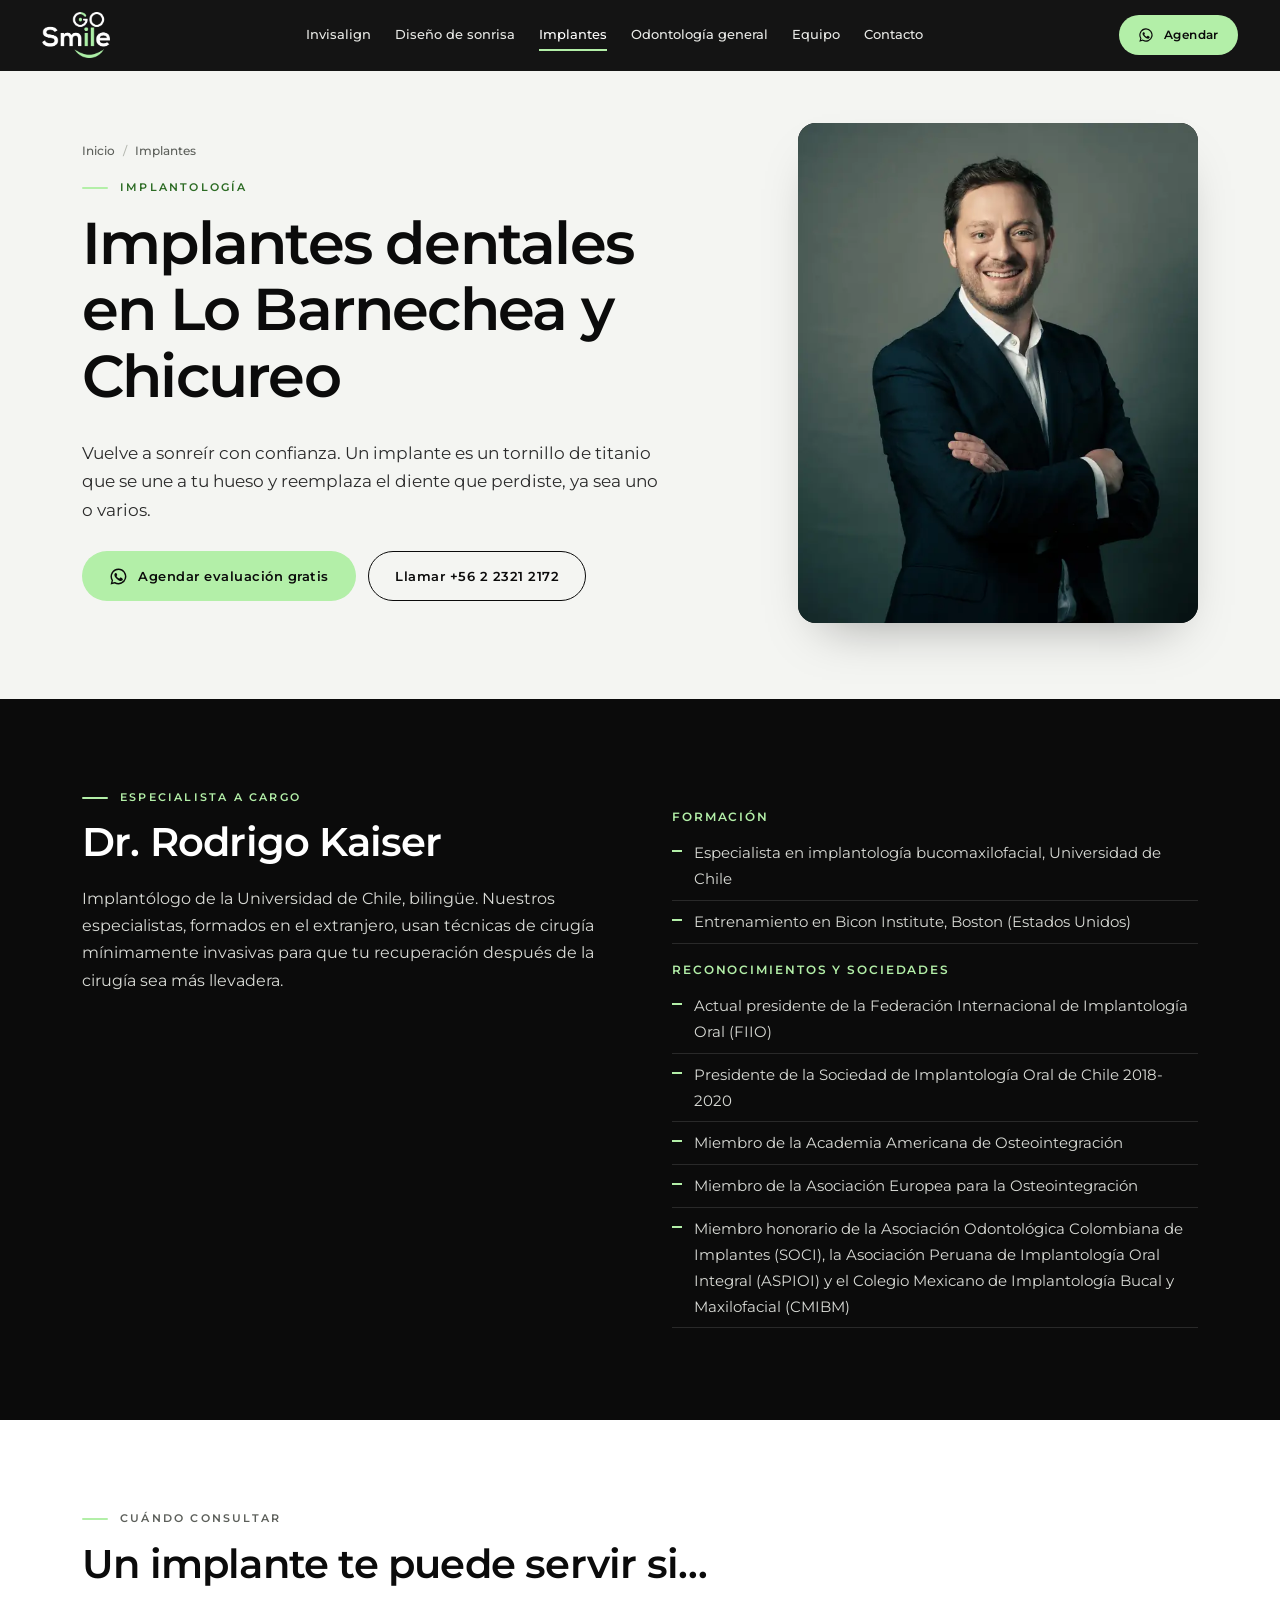
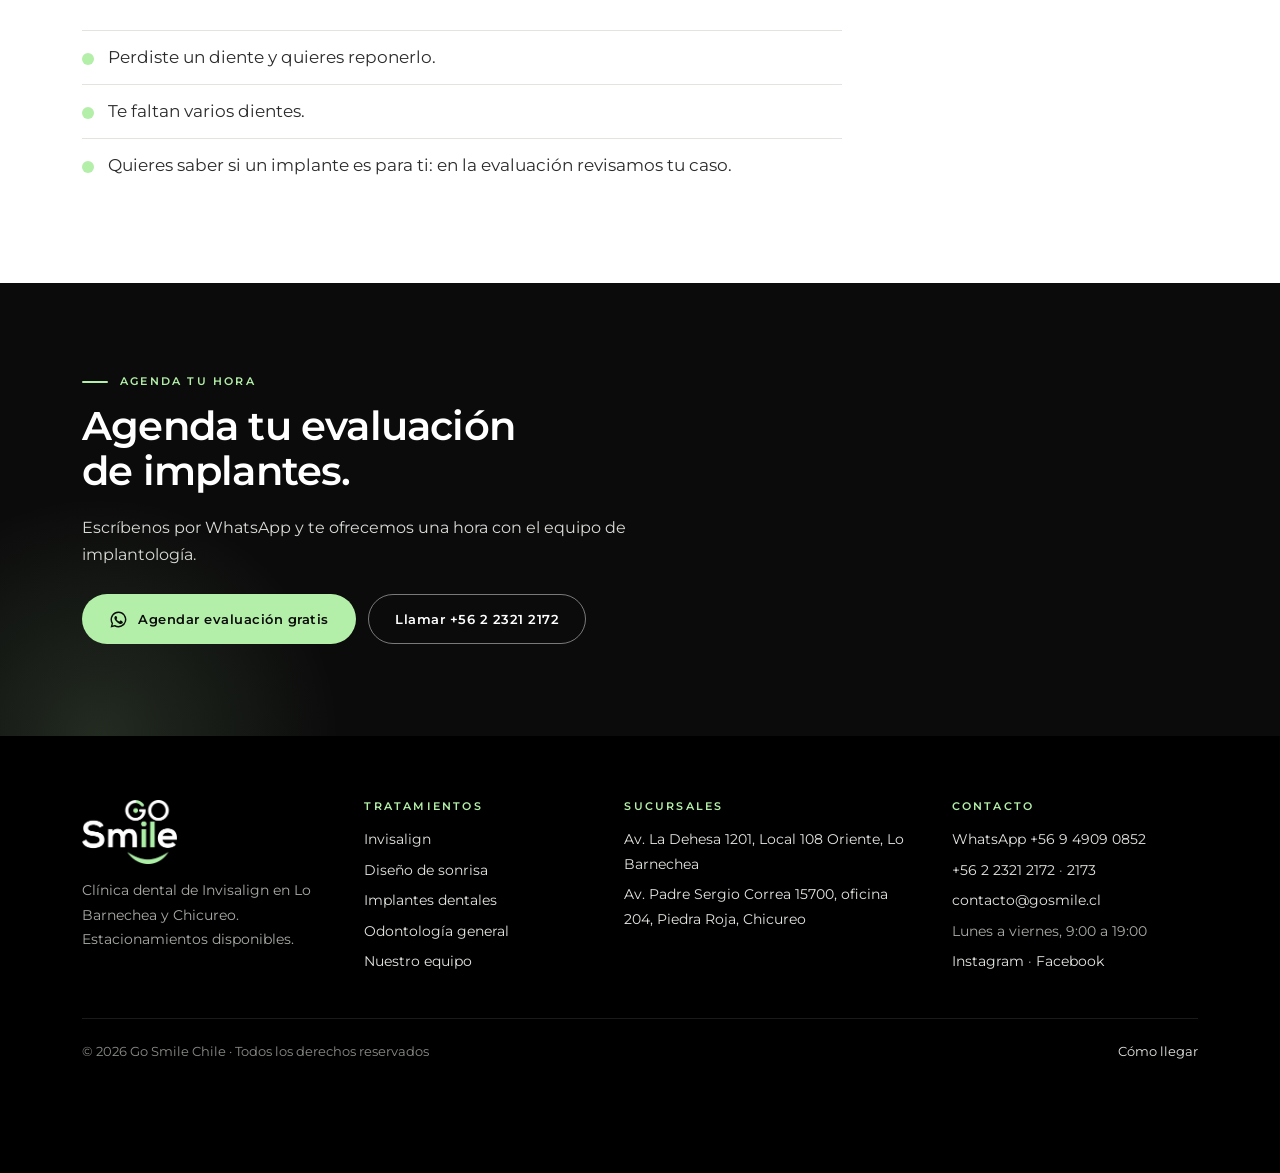
<file: version-nueva/implantes/index.html>
<!doctype html>
<html lang="es-CL">
<head>
<meta charset="utf-8">
<meta name="viewport" content="width=device-width, initial-scale=1, viewport-fit=cover">
<title>Implantes dentales en Lo Barnechea y Chicureo | Go Smile</title>
<meta name="description" content="Implantes dentales en Lo Barnechea y Chicureo con el Dr. Rodrigo Kaiser, actual presidente de la Federación Internacional de Implantología Oral.">
<meta name="robots" content="noindex, nofollow">
<link rel="canonical" href="https://lukasconejeros.github.io/gosmile-web-borrador/version-nueva/implantes/">
<meta property="og:type" content="website">
<meta property="og:locale" content="es_CL">
<meta property="og:site_name" content="Go Smile">
<meta property="og:title" content="Implantes dentales en Lo Barnechea y Chicureo | Go Smile">
<meta property="og:description" content="Implantes dentales en Lo Barnechea y Chicureo con el Dr. Rodrigo Kaiser, actual presidente de la Federación Internacional de Implantología Oral.">
<meta property="og:url" content="https://lukasconejeros.github.io/gosmile-web-borrador/version-nueva/implantes/">
<meta property="og:image" content="https://lukasconejeros.github.io/gosmile-web-borrador/version-nueva/fotos/compartir.jpg">
<meta property="og:image:width" content="1200"><meta property="og:image:height" content="630">
<meta name="twitter:card" content="summary_large_image">
<meta name="theme-color" content="#0B0B0B">
<link rel="icon" href="../fotos/icono-64.png" sizes="64x64">
<link rel="apple-touch-icon" href="../fotos/icono-180.png">
<link rel="preload" href="../fuentes/montserrat.woff2" as="font" type="font/woff2" crossorigin>
<link rel="stylesheet" href="../estilos.css?v=1">
<script>document.documentElement.classList.add("js");setTimeout(function(){if(!window.__gosmile)document.documentElement.classList.remove("js")},3000)</script>
<script type="application/ld+json">{"@context": "https://schema.org", "@graph": [{"@type": "Dentist", "@id": "https://lukasconejeros.github.io/gosmile-web-borrador/version-nueva/#dehesa", "name": "Go Smile", "url": "https://lukasconejeros.github.io/gosmile-web-borrador/version-nueva/", "telephone": "+56223212172", "email": "contacto@gosmile.cl", "image": "https://lukasconejeros.github.io/gosmile-web-borrador/version-nueva/fotos/compartir.jpg", "logo": "https://lukasconejeros.github.io/gosmile-web-borrador/version-nueva/fotos/icono-512.png", "address": {"@type": "PostalAddress", "streetAddress": "Av. La Dehesa 1201, Local 108 Oriente", "addressLocality": "Lo Barnechea", "postalCode": "7690277", "addressRegion": "Región Metropolitana", "addressCountry": "CL"}, "geo": {"@type": "GeoCoordinates", "latitude": -33.36034, "longitude": -70.5148406}, "hasMap": "https://www.google.com/maps?cid=8678136280793374924", "areaServed": ["Lo Barnechea", "Chicureo", "Colina"], "openingHoursSpecification": [{"@type": "OpeningHoursSpecification", "dayOfWeek": ["Monday", "Tuesday", "Wednesday", "Thursday", "Friday"], "opens": "09:00", "closes": "19:00"}], "currenciesAccepted": "CLP", "medicalSpecialty": ["Dentistry", "Orthodontics"], "isAcceptingNewPatients": true, "sameAs": ["https://www.instagram.com/gosmile.cl", "https://www.facebook.com/gosmile.cl"], "amenityFeature": {"@type": "LocationFeatureSpecification", "name": "Estacionamientos disponibles", "value": true}, "alternateName": "Go Smile Chile", "department": {"@id": "https://lukasconejeros.github.io/gosmile-web-borrador/version-nueva/#chicureo"}, "employee": [{"@type": "Person", "name": "Ana María Gómez", "jobTitle": "Ortodoncista"}, {"@type": "Person", "name": "Rodrigo Kaiser", "jobTitle": "Implantólogo"}, {"@type": "Person", "name": "Paulina Cortés", "jobTitle": "Ortodoncista"}, {"@type": "Person", "name": "Camila Rojas", "jobTitle": "Ortodoncista"}, {"@type": "Person", "name": "Fernanda Damian", "jobTitle": "Cirujano dentista"}, {"@type": "Person", "name": "Valentina Villarroel", "jobTitle": "Cirujano dentista"}]}, {"@type": "Dentist", "@id": "https://lukasconejeros.github.io/gosmile-web-borrador/version-nueva/#chicureo", "name": "Go Smile Chicureo", "url": "https://lukasconejeros.github.io/gosmile-web-borrador/version-nueva/", "telephone": "+56223212172", "email": "contacto@gosmile.cl", "image": "https://lukasconejeros.github.io/gosmile-web-borrador/version-nueva/fotos/compartir.jpg", "logo": "https://lukasconejeros.github.io/gosmile-web-borrador/version-nueva/fotos/icono-512.png", "address": {"@type": "PostalAddress", "streetAddress": "Av. Padre Sergio Correa 15700, oficina 204", "addressLocality": "Colina", "postalCode": "9340000", "addressRegion": "Región Metropolitana", "addressCountry": "CL"}, "geo": {"@type": "GeoCoordinates", "latitude": -33.2711439, "longitude": -70.6235413}, "hasMap": "https://www.google.com/maps?cid=7698457498484532062", "areaServed": ["Lo Barnechea", "Chicureo", "Colina"], "openingHoursSpecification": [{"@type": "OpeningHoursSpecification", "dayOfWeek": ["Monday", "Tuesday", "Wednesday", "Thursday", "Friday"], "opens": "09:00", "closes": "19:00"}], "currenciesAccepted": "CLP", "medicalSpecialty": ["Dentistry", "Orthodontics"], "isAcceptingNewPatients": true, "sameAs": ["https://www.instagram.com/gosmile.cl", "https://www.facebook.com/gosmile.cl"], "amenityFeature": {"@type": "LocationFeatureSpecification", "name": "Estacionamientos disponibles", "value": true}, "parentOrganization": {"@id": "https://lukasconejeros.github.io/gosmile-web-borrador/version-nueva/#dehesa"}}, {"@type": "WebPage", "@id": "https://lukasconejeros.github.io/gosmile-web-borrador/version-nueva/implantes/", "url": "https://lukasconejeros.github.io/gosmile-web-borrador/version-nueva/implantes/", "name": "Implantes dentales en Lo Barnechea y Chicureo | Go Smile", "description": "Implantes dentales en Lo Barnechea y Chicureo con el Dr. Rodrigo Kaiser, actual presidente de la Federación Internacional de Implantología Oral.", "inLanguage": "es-CL", "about": {"@id": "https://lukasconejeros.github.io/gosmile-web-borrador/version-nueva/#dehesa"}}, {"@type": "BreadcrumbList", "itemListElement": [{"@type": "ListItem", "position": 1, "name": "Inicio", "item": "https://lukasconejeros.github.io/gosmile-web-borrador/version-nueva/"}, {"@type": "ListItem", "position": 2, "name": "Implantes dentales en Lo Barnechea y Chicureo", "item": "https://lukasconejeros.github.io/gosmile-web-borrador/version-nueva/implantes/"}]}, {"@type": "MedicalProcedure", "name": "Implantes dentales", "url": "https://lukasconejeros.github.io/gosmile-web-borrador/version-nueva/implantes/", "procedureType": "Surgical", "description": "Rehabilitación con implantes dentales de titanio que se unen al hueso para reponer uno o más dientes."}]}</script>
</head>
<body>
<svg width="0" height="0" style="position:absolute" aria-hidden="true">
  <symbol id="i-wa" viewBox="0 0 24 24"><path fill="currentColor" d="M12 2a10 10 0 0 0-8.6 15.1L2 22l5-1.3A10 10 0 1 0 12 2zm0 18.2c-1.5 0-3-.4-4.3-1.2l-.3-.2-3 .8.8-2.9-.2-.3A8.2 8.2 0 1 1 12 20.2zm4.5-6.1c-.2-.1-1.5-.7-1.7-.8s-.4-.1-.6.1-.7.8-.8 1-.3.2-.5.1a6.7 6.7 0 0 1-3.3-2.9c-.3-.4.3-.4.7-1.3.1-.2 0-.3 0-.4l-.8-1.8c-.2-.5-.4-.4-.6-.4h-.5a1 1 0 0 0-.7.3 3 3 0 0 0-.9 2.2 5.2 5.2 0 0 0 1.1 2.7 11.8 11.8 0 0 0 4.5 4c1.7.7 2.3.8 3.2.6.5-.1 1.5-.6 1.7-1.2s.2-1.1.2-1.2-.2-.2-.5-.3z"/></symbol>
  <symbol id="i-tel" viewBox="0 0 24 24"><path fill="none" stroke="currentColor" stroke-width="1.6" d="M5 3h4l2 5-2.5 1.5a11 11 0 0 0 6 6L16 13l5 2v4a2 2 0 0 1-2 2A16 16 0 0 1 3 5a2 2 0 0 1 2-2z"/></symbol>
  <symbol id="i-mapa" viewBox="0 0 24 24"><g fill="none" stroke="currentColor" stroke-width="1.6"><path d="M12 21s-7-6.2-7-11.5A7 7 0 0 1 19 9.5C19 14.8 12 21 12 21z"/><circle cx="12" cy="9.5" r="2.5"/></g></symbol>
</svg>
<a class="saltar" href="#contenido">Ir al contenido</a>
<header class="cabecera" id="cabecera">
  <div class="cabecera-in">
    <a href="../" class="marca" aria-label="Go Smile, inicio"><img src="../fotos/logo-gosmile.webp" alt="Go Smile" width="400" height="270"></a>
    <nav class="menu" id="menu" aria-label="Páginas">
      <a href="../invisalign/">Invisalign</a>
      <a href="../diseno-de-sonrisa/">Diseño de sonrisa</a>
      <a href="../implantes/" aria-current="page">Implantes</a>
      <a href="../odontologia-general/">Odontología general</a>
      <a href="../equipo/">Equipo</a>
      <a href="../contacto/">Contacto</a>
    </nav>
    <div class="cabecera-acciones">
      <a class="pastilla pastilla-verde pastilla-chica" href="https://wa.me/56949090852?text=Hola%20Go%20Smile%2C%20vengo%20de%20la%20p%C3%A1gina%20web%20y%20quiero%20agendar%20una%20evaluaci%C3%B3n" target="_blank" rel="noopener"><svg aria-hidden="true"><use href="#i-wa"/></svg>Agendar</a>
      <button class="boton-menu" type="button" aria-expanded="false" aria-controls="menu"><span></span><span></span><span class="oculto">Menú</span></button>
    </div>
  </div>
</header>
<main id="contenido">
<section class="cabeza-pagina"><div class="envoltura">
  <div>
    <p class="migas"><a href="../">Inicio</a><span>/</span>Implantes</p>
    <p class="etiqueta">Implantología</p>
    <h1>Implantes dentales en Lo Barnechea y Chicureo</h1>
    <p class="bajada">Vuelve a sonreír con confianza. Un implante es un tornillo de titanio que se une a tu hueso y reemplaza el diente que perdiste, ya sea uno o varios.</p>
    <div class="botones"><a class="pastilla pastilla-verde" href="https://wa.me/56949090852?text=Hola%20Go%20Smile%2C%20vengo%20de%20la%20p%C3%A1gina%20web%20y%20quiero%20agendar%20una%20evaluaci%C3%B3n" target="_blank" rel="noopener"><svg aria-hidden="true"><use href="#i-wa"/></svg>Agendar evaluación gratis</a><a class="pastilla pastilla-borde" href="tel:+56223212172">Llamar +56 2 2321 2172</a></div>
  </div>
  <figure class="marco marco-retrato"><img src="../fotos/kaiser-640.webp" srcset="../fotos/kaiser-360.webp 360w, ../fotos/kaiser-640.webp 640w" sizes="(max-width: 900px) 80vw, 400px" width="640" height="800" alt="Dr. Rodrigo Kaiser, implantólogo de Go Smile" fetchpriority="high"></figure>
</div></section>
<section class="seccion seccion-negra"><div class="envoltura dentro dentro-texto">
  <div class="aparece">
    <p class="etiqueta">Especialista a cargo</p>
    <h2>Dr. Rodrigo Kaiser</h2>
    <p>Implantólogo de la Universidad de Chile, bilingüe. Nuestros especialistas, formados en el extranjero, usan técnicas de cirugía mínimamente invasivas para que tu recuperación después de la cirugía sea más llevadera.</p>
  </div>
  <div class="aparece"><h4>Formación</h4><ul class="formacion"><li>Especialista en implantología bucomaxilofacial, Universidad de Chile</li><li>Entrenamiento en Bicon Institute, Boston (Estados Unidos)</li></ul><h4>Reconocimientos y sociedades</h4><ul class="formacion"><li>Actual presidente de la Federación Internacional de Implantología Oral (FIIO)</li><li>Presidente de la Sociedad de Implantología Oral de Chile 2018-2020</li><li>Miembro de la Academia Americana de Osteointegración</li><li>Miembro de la Asociación Europea para la Osteointegración</li><li>Miembro honorario de la Asociación Odontológica Colombiana de Implantes (SOCI), la Asociación Peruana de Implantología Oral Integral (ASPIOI) y el Colegio Mexicano de Implantología Bucal y Maxilofacial (CMIBM)</li></ul></div>
</div></section>

<section class="seccion"><div class="envoltura">
  <div class="encabezado aparece"><p class="etiqueta">Cuándo consultar</p><h2>Un implante te puede servir si…</h2></div>
  <ul class="puntos puntos-grandes aparece">
    <li>Perdiste un diente y quieres reponerlo.</li>
    <li>Te faltan varios dientes.</li>
    <li>Quieres saber si un implante es para ti: en la evaluación revisamos tu caso.</li>
  </ul>
</div></section>
<section class="banda"><div class="envoltura aparece">
  <p class="etiqueta">Agenda tu hora</p>
  <h2>Agenda tu evaluación de implantes.</h2>
  <p>Escríbenos por WhatsApp y te ofrecemos una hora con el equipo de implantología.</p>
  <div class="botones"><a class="pastilla pastilla-verde" href="https://wa.me/56949090852?text=Hola%20Go%20Smile%2C%20vengo%20de%20la%20p%C3%A1gina%20web%20y%20quiero%20agendar%20una%20evaluaci%C3%B3n" target="_blank" rel="noopener"><svg aria-hidden="true"><use href="#i-wa"/></svg>Agendar evaluación gratis</a><a class="pastilla pastilla-borde-claro" href="tel:+56223212172">Llamar +56 2 2321 2172</a></div>
</div></section></main>
<footer class="pie">
  <div class="envoltura">
    <div class="pie-grilla">
      <div>
        <img class="pie-logo" src="../fotos/logo-gosmile.webp" alt="Go Smile" width="400" height="270" loading="lazy">
        <p>Clínica dental de Invisalign en Lo Barnechea y Chicureo. Estacionamientos disponibles.</p>
      </div>
      <div><h2>Tratamientos</h2><ul><li><a href="../invisalign/">Invisalign</a></li><li><a href="../diseno-de-sonrisa/">Diseño de sonrisa</a></li><li><a href="../implantes/">Implantes dentales</a></li><li><a href="../odontologia-general/">Odontología general</a></li><li><a href="../equipo/">Nuestro equipo</a></li></ul></div>
      <div><h2>Sucursales</h2><ul><li><a href="https://www.google.com/maps?cid=8678136280793374924" target="_blank" rel="noopener">Av. La Dehesa 1201, Local 108 Oriente, Lo Barnechea</a></li><li><a href="https://www.google.com/maps?cid=7698457498484532062" target="_blank" rel="noopener">Av. Padre Sergio Correa 15700, oficina 204, Piedra Roja, Chicureo</a></li></ul></div>
      <div><h2>Contacto</h2><ul>
        <li><a href="https://wa.me/56949090852?text=Hola%20Go%20Smile%2C%20vengo%20de%20la%20p%C3%A1gina%20web%20y%20quiero%20agendar%20una%20evaluaci%C3%B3n" target="_blank" rel="noopener">WhatsApp +56 9 4909 0852</a></li>
        <li><a href="tel:+56223212172">+56 2 2321 2172</a> · <a href="tel:+56223212173">2173</a></li>
        <li><a href="mailto:contacto@gosmile.cl">contacto@gosmile.cl</a></li>
        <li>Lunes a viernes, 9:00 a 19:00</li>
        <li><a href="https://www.instagram.com/gosmile.cl" target="_blank" rel="noopener">Instagram</a> · <a href="https://www.facebook.com/gosmile.cl" target="_blank" rel="noopener">Facebook</a></li></ul></div>
    </div>
    <div class="pie-final"><span>© 2026 Go Smile Chile · Todos los derechos reservados</span><span><a href="../contacto/">Cómo llegar</a></span></div>
  </div>
</footer>
<nav class="barra-movil" aria-label="Contacto rápido">
  <a href="https://wa.me/56949090852?text=Hola%20Go%20Smile%2C%20vengo%20de%20la%20p%C3%A1gina%20web%20y%20quiero%20agendar%20una%20evaluaci%C3%B3n" target="_blank" rel="noopener"><svg aria-hidden="true"><use href="#i-wa"/></svg>WhatsApp</a>
  <a href="tel:+56223212172"><svg aria-hidden="true"><use href="#i-tel"/></svg>Llamar</a>
  <a href="../contacto/#sucursales"><svg aria-hidden="true"><use href="#i-mapa"/></svg>Sucursales</a>
</nav>
<script src="../app.js?v=1" defer></script>
</body>
</html>
</file>
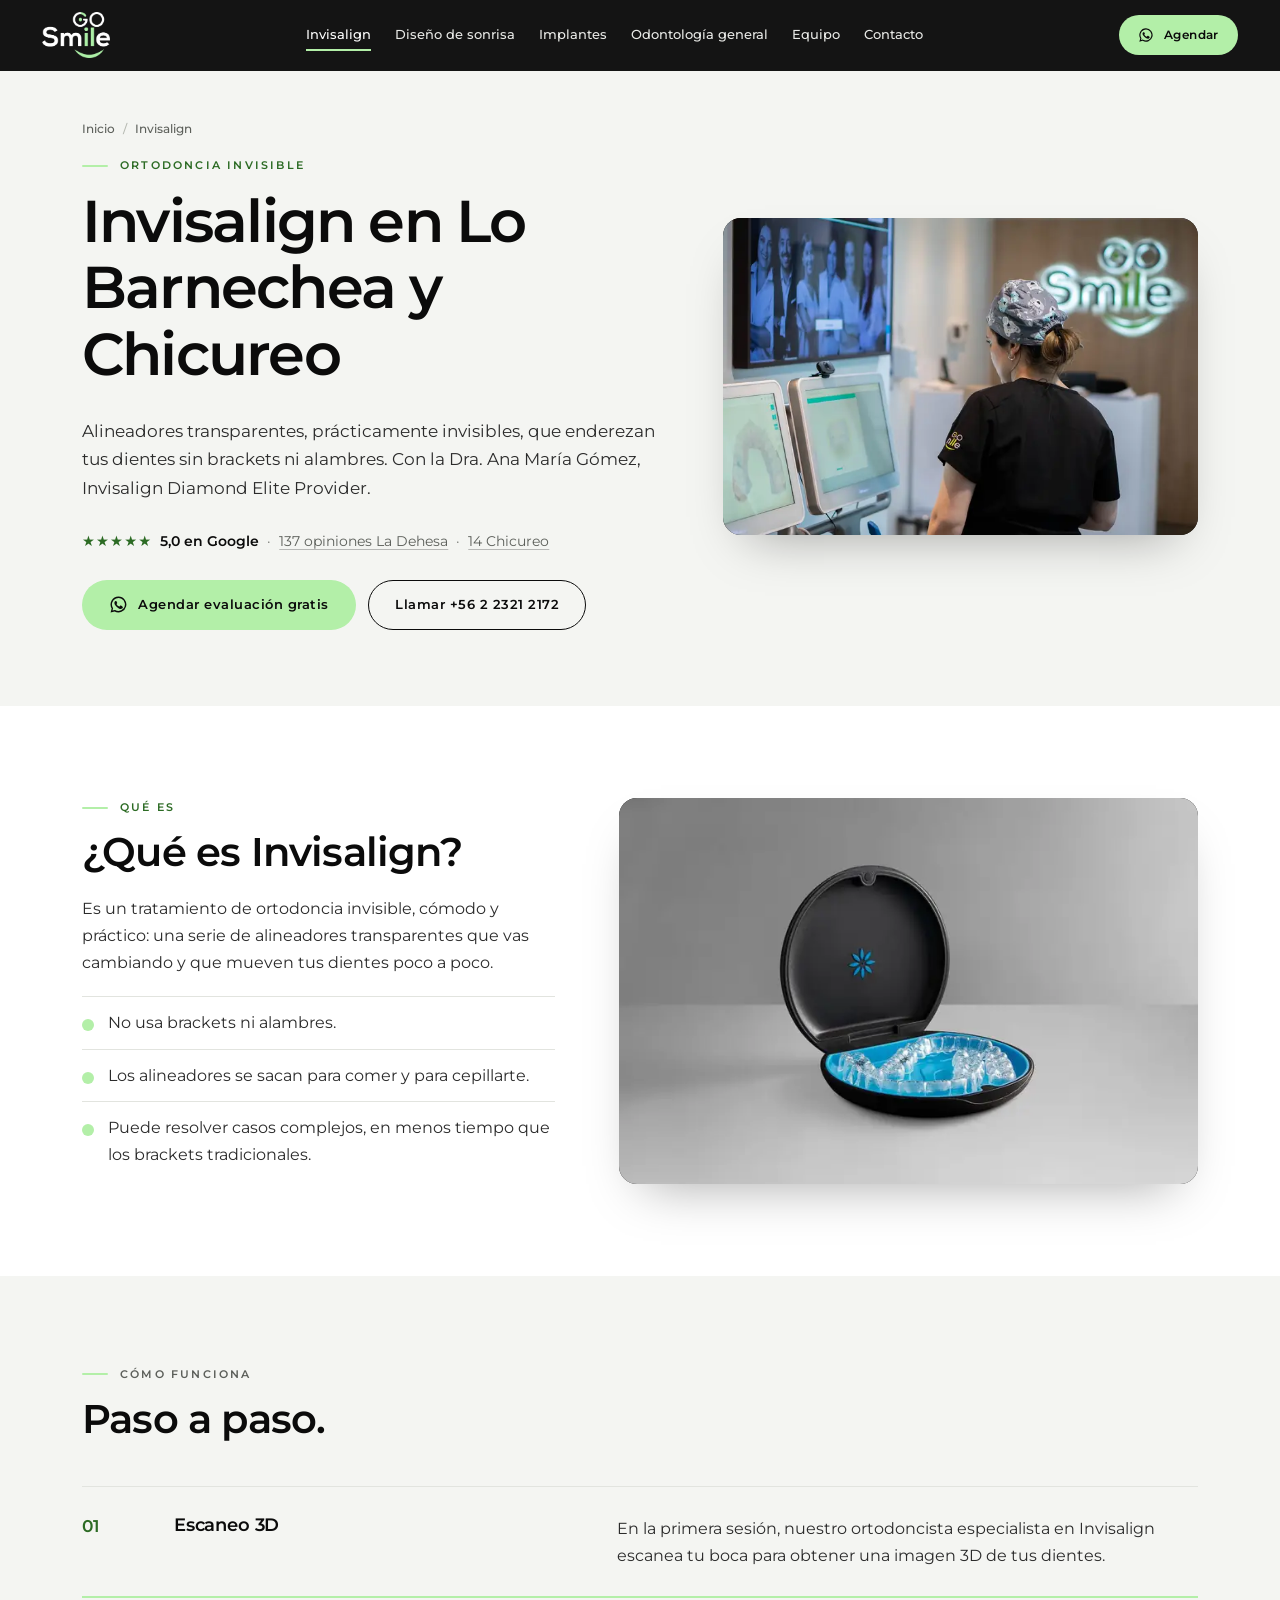
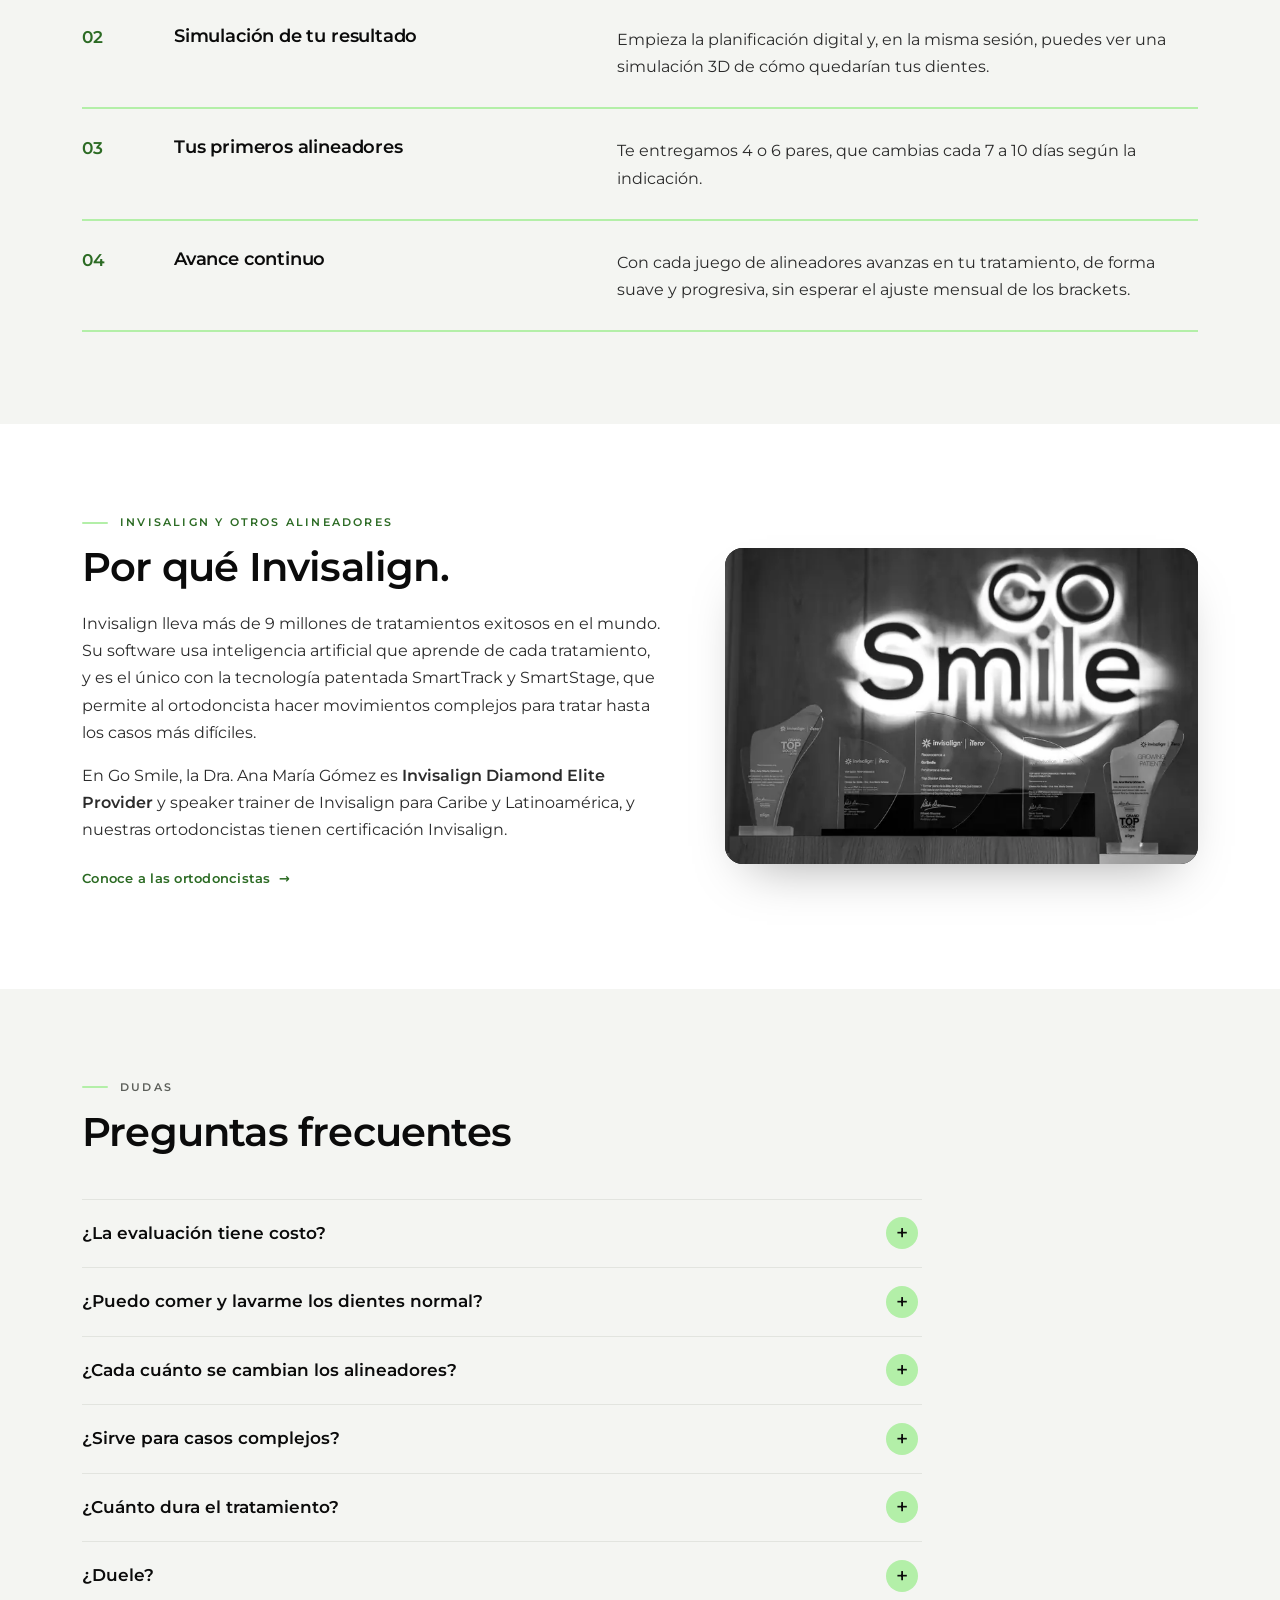
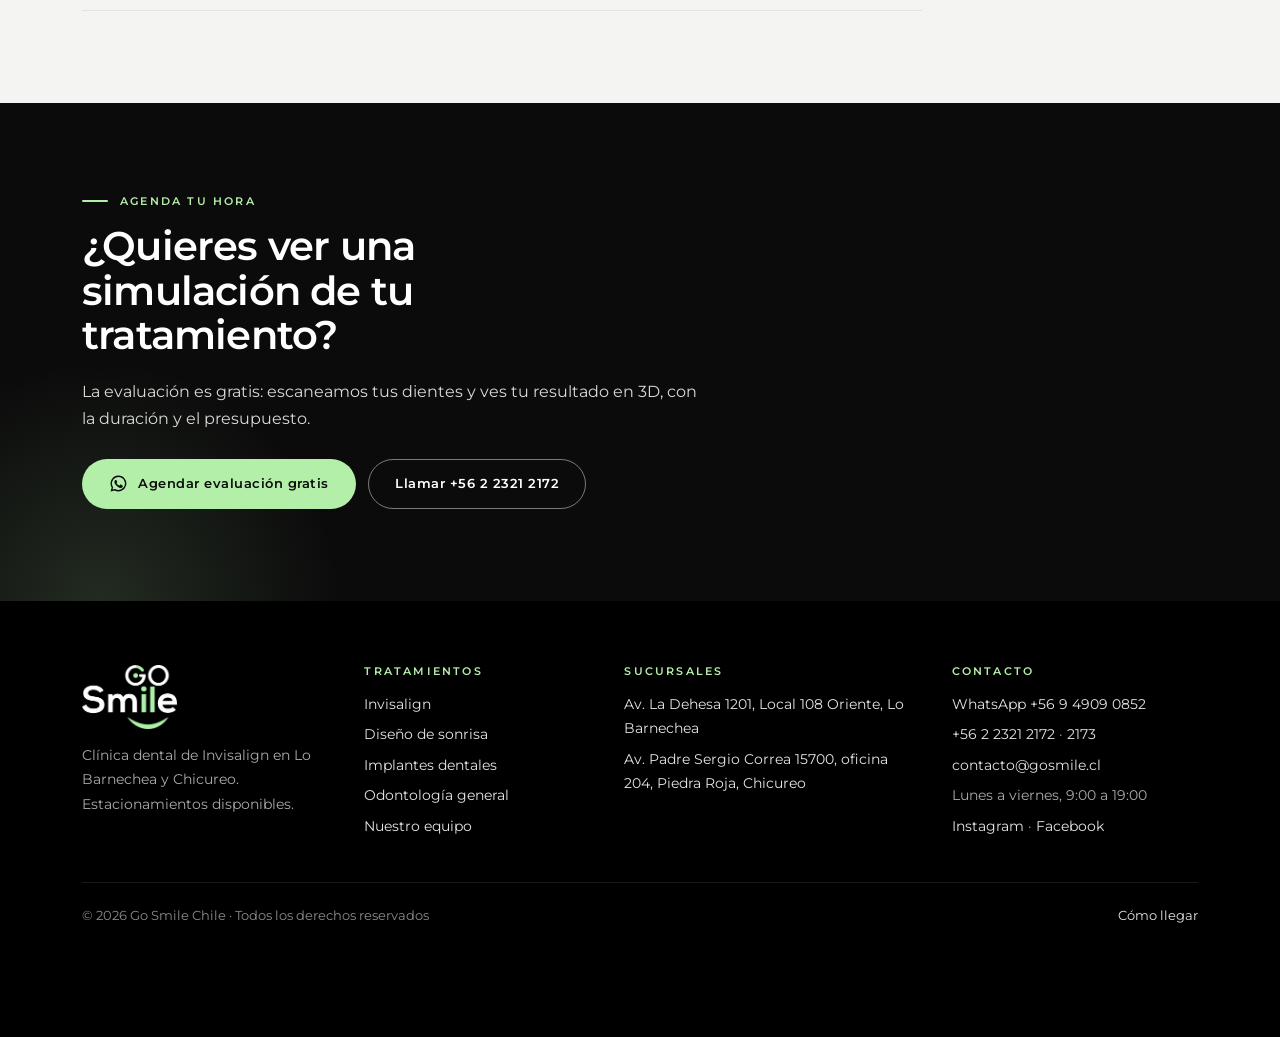
<file: version-nueva/invisalign/index.html>
<!doctype html>
<html lang="es-CL">
<head>
<meta charset="utf-8">
<meta name="viewport" content="width=device-width, initial-scale=1, viewport-fit=cover">
<title>Invisalign, ortodoncia invisible en Lo Barnechea y Chicureo</title>
<meta name="description" content="Ortodoncia invisible Invisalign en Lo Barnechea y Chicureo. Evaluación gratis con escáner y simulación 3D de tu resultado. Agenda por WhatsApp.">
<meta name="robots" content="noindex, nofollow">
<link rel="canonical" href="https://lukasconejeros.github.io/gosmile-web-borrador/version-nueva/invisalign/">
<meta property="og:type" content="website">
<meta property="og:locale" content="es_CL">
<meta property="og:site_name" content="Go Smile">
<meta property="og:title" content="Invisalign, ortodoncia invisible en Lo Barnechea y Chicureo">
<meta property="og:description" content="Ortodoncia invisible Invisalign en Lo Barnechea y Chicureo. Evaluación gratis con escáner y simulación 3D de tu resultado. Agenda por WhatsApp.">
<meta property="og:url" content="https://lukasconejeros.github.io/gosmile-web-borrador/version-nueva/invisalign/">
<meta property="og:image" content="https://lukasconejeros.github.io/gosmile-web-borrador/version-nueva/fotos/compartir.jpg">
<meta property="og:image:width" content="1200"><meta property="og:image:height" content="630">
<meta name="twitter:card" content="summary_large_image">
<meta name="theme-color" content="#0B0B0B">
<link rel="icon" href="../fotos/icono-64.png" sizes="64x64">
<link rel="apple-touch-icon" href="../fotos/icono-180.png">
<link rel="preload" href="../fuentes/montserrat.woff2" as="font" type="font/woff2" crossorigin>
<link rel="stylesheet" href="../estilos.css?v=1">
<script>document.documentElement.classList.add("js");setTimeout(function(){if(!window.__gosmile)document.documentElement.classList.remove("js")},3000)</script>
<script type="application/ld+json">{"@context": "https://schema.org", "@graph": [{"@type": "Dentist", "@id": "https://lukasconejeros.github.io/gosmile-web-borrador/version-nueva/#dehesa", "name": "Go Smile", "url": "https://lukasconejeros.github.io/gosmile-web-borrador/version-nueva/", "telephone": "+56223212172", "email": "contacto@gosmile.cl", "image": "https://lukasconejeros.github.io/gosmile-web-borrador/version-nueva/fotos/compartir.jpg", "logo": "https://lukasconejeros.github.io/gosmile-web-borrador/version-nueva/fotos/icono-512.png", "address": {"@type": "PostalAddress", "streetAddress": "Av. La Dehesa 1201, Local 108 Oriente", "addressLocality": "Lo Barnechea", "postalCode": "7690277", "addressRegion": "Región Metropolitana", "addressCountry": "CL"}, "geo": {"@type": "GeoCoordinates", "latitude": -33.36034, "longitude": -70.5148406}, "hasMap": "https://www.google.com/maps?cid=8678136280793374924", "areaServed": ["Lo Barnechea", "Chicureo", "Colina"], "openingHoursSpecification": [{"@type": "OpeningHoursSpecification", "dayOfWeek": ["Monday", "Tuesday", "Wednesday", "Thursday", "Friday"], "opens": "09:00", "closes": "19:00"}], "currenciesAccepted": "CLP", "medicalSpecialty": ["Dentistry", "Orthodontics"], "isAcceptingNewPatients": true, "sameAs": ["https://www.instagram.com/gosmile.cl", "https://www.facebook.com/gosmile.cl"], "amenityFeature": {"@type": "LocationFeatureSpecification", "name": "Estacionamientos disponibles", "value": true}, "alternateName": "Go Smile Chile", "department": {"@id": "https://lukasconejeros.github.io/gosmile-web-borrador/version-nueva/#chicureo"}, "employee": [{"@type": "Person", "name": "Ana María Gómez", "jobTitle": "Ortodoncista"}, {"@type": "Person", "name": "Rodrigo Kaiser", "jobTitle": "Implantólogo"}, {"@type": "Person", "name": "Paulina Cortés", "jobTitle": "Ortodoncista"}, {"@type": "Person", "name": "Camila Rojas", "jobTitle": "Ortodoncista"}, {"@type": "Person", "name": "Fernanda Damian", "jobTitle": "Cirujano dentista"}, {"@type": "Person", "name": "Valentina Villarroel", "jobTitle": "Cirujano dentista"}]}, {"@type": "Dentist", "@id": "https://lukasconejeros.github.io/gosmile-web-borrador/version-nueva/#chicureo", "name": "Go Smile Chicureo", "url": "https://lukasconejeros.github.io/gosmile-web-borrador/version-nueva/", "telephone": "+56223212172", "email": "contacto@gosmile.cl", "image": "https://lukasconejeros.github.io/gosmile-web-borrador/version-nueva/fotos/compartir.jpg", "logo": "https://lukasconejeros.github.io/gosmile-web-borrador/version-nueva/fotos/icono-512.png", "address": {"@type": "PostalAddress", "streetAddress": "Av. Padre Sergio Correa 15700, oficina 204", "addressLocality": "Colina", "postalCode": "9340000", "addressRegion": "Región Metropolitana", "addressCountry": "CL"}, "geo": {"@type": "GeoCoordinates", "latitude": -33.2711439, "longitude": -70.6235413}, "hasMap": "https://www.google.com/maps?cid=7698457498484532062", "areaServed": ["Lo Barnechea", "Chicureo", "Colina"], "openingHoursSpecification": [{"@type": "OpeningHoursSpecification", "dayOfWeek": ["Monday", "Tuesday", "Wednesday", "Thursday", "Friday"], "opens": "09:00", "closes": "19:00"}], "currenciesAccepted": "CLP", "medicalSpecialty": ["Dentistry", "Orthodontics"], "isAcceptingNewPatients": true, "sameAs": ["https://www.instagram.com/gosmile.cl", "https://www.facebook.com/gosmile.cl"], "amenityFeature": {"@type": "LocationFeatureSpecification", "name": "Estacionamientos disponibles", "value": true}, "parentOrganization": {"@id": "https://lukasconejeros.github.io/gosmile-web-borrador/version-nueva/#dehesa"}}, {"@type": "WebPage", "@id": "https://lukasconejeros.github.io/gosmile-web-borrador/version-nueva/invisalign/", "url": "https://lukasconejeros.github.io/gosmile-web-borrador/version-nueva/invisalign/", "name": "Invisalign, ortodoncia invisible en Lo Barnechea y Chicureo", "description": "Ortodoncia invisible Invisalign en Lo Barnechea y Chicureo. Evaluación gratis con escáner y simulación 3D de tu resultado. Agenda por WhatsApp.", "inLanguage": "es-CL", "about": {"@id": "https://lukasconejeros.github.io/gosmile-web-borrador/version-nueva/#dehesa"}}, {"@type": "BreadcrumbList", "itemListElement": [{"@type": "ListItem", "position": 1, "name": "Inicio", "item": "https://lukasconejeros.github.io/gosmile-web-borrador/version-nueva/"}, {"@type": "ListItem", "position": 2, "name": "Invisalign en Lo Barnechea y Chicureo", "item": "https://lukasconejeros.github.io/gosmile-web-borrador/version-nueva/invisalign/"}]}, {"@type": "FAQPage", "mainEntity": [{"@type": "Question", "name": "¿La evaluación tiene costo?", "acceptedAnswer": {"@type": "Answer", "text": "No, es gratis. Después de escanear tus dientes verás una simulación personalizada del tratamiento, aclararás tus dudas y sabrás la duración y el presupuesto."}}, {"@type": "Question", "name": "¿Puedo comer y lavarme los dientes normal?", "acceptedAnswer": {"@type": "Answer", "text": "Sí. Los alineadores se sacan para comer y para cepillarte; se pueden retirar hasta dos horas al día."}}, {"@type": "Question", "name": "¿Cada cuánto se cambian los alineadores?", "acceptedAnswer": {"@type": "Answer", "text": "Para comenzar te entregamos 4 o 6 pares, que vas cambiando cada 7 a 10 días según la indicación de tu ortodoncista."}}, {"@type": "Question", "name": "¿Sirve para casos complejos?", "acceptedAnswer": {"@type": "Answer", "text": "Sí. Planificado por un ortodoncista experto, Invisalign es igual de efectivo que los brackets tradicionales, gracias a su tecnología patentada SmartTrack y SmartStage."}}, {"@type": "Question", "name": "¿Cuánto dura el tratamiento?", "acceptedAnswer": {"@type": "Answer", "text": "En promedio rondan los 18 meses, o menos en casos más simples. En la evaluación sabrás la duración de tu caso."}}, {"@type": "Question", "name": "¿Duele?", "acceptedAnswer": {"@type": "Answer", "text": "Los alineadores mueven los dientes de forma muy suave y progresiva, por eso el tratamiento es cómodo."}}]}, {"@type": "MedicalProcedure", "name": "Ortodoncia invisible Invisalign", "url": "https://lukasconejeros.github.io/gosmile-web-borrador/version-nueva/invisalign/", "procedureType": "Noninvasive", "description": "Alineadores transparentes que enderezan los dientes sin brackets ni alambres."}]}</script>
</head>
<body>
<svg width="0" height="0" style="position:absolute" aria-hidden="true">
  <symbol id="i-wa" viewBox="0 0 24 24"><path fill="currentColor" d="M12 2a10 10 0 0 0-8.6 15.1L2 22l5-1.3A10 10 0 1 0 12 2zm0 18.2c-1.5 0-3-.4-4.3-1.2l-.3-.2-3 .8.8-2.9-.2-.3A8.2 8.2 0 1 1 12 20.2zm4.5-6.1c-.2-.1-1.5-.7-1.7-.8s-.4-.1-.6.1-.7.8-.8 1-.3.2-.5.1a6.7 6.7 0 0 1-3.3-2.9c-.3-.4.3-.4.7-1.3.1-.2 0-.3 0-.4l-.8-1.8c-.2-.5-.4-.4-.6-.4h-.5a1 1 0 0 0-.7.3 3 3 0 0 0-.9 2.2 5.2 5.2 0 0 0 1.1 2.7 11.8 11.8 0 0 0 4.5 4c1.7.7 2.3.8 3.2.6.5-.1 1.5-.6 1.7-1.2s.2-1.1.2-1.2-.2-.2-.5-.3z"/></symbol>
  <symbol id="i-tel" viewBox="0 0 24 24"><path fill="none" stroke="currentColor" stroke-width="1.6" d="M5 3h4l2 5-2.5 1.5a11 11 0 0 0 6 6L16 13l5 2v4a2 2 0 0 1-2 2A16 16 0 0 1 3 5a2 2 0 0 1 2-2z"/></symbol>
  <symbol id="i-mapa" viewBox="0 0 24 24"><g fill="none" stroke="currentColor" stroke-width="1.6"><path d="M12 21s-7-6.2-7-11.5A7 7 0 0 1 19 9.5C19 14.8 12 21 12 21z"/><circle cx="12" cy="9.5" r="2.5"/></g></symbol>
</svg>
<a class="saltar" href="#contenido">Ir al contenido</a>
<header class="cabecera" id="cabecera">
  <div class="cabecera-in">
    <a href="../" class="marca" aria-label="Go Smile, inicio"><img src="../fotos/logo-gosmile.webp" alt="Go Smile" width="400" height="270"></a>
    <nav class="menu" id="menu" aria-label="Páginas">
      <a href="../invisalign/" aria-current="page">Invisalign</a>
      <a href="../diseno-de-sonrisa/">Diseño de sonrisa</a>
      <a href="../implantes/">Implantes</a>
      <a href="../odontologia-general/">Odontología general</a>
      <a href="../equipo/">Equipo</a>
      <a href="../contacto/">Contacto</a>
    </nav>
    <div class="cabecera-acciones">
      <a class="pastilla pastilla-verde pastilla-chica" href="https://wa.me/56949090852?text=Hola%20Go%20Smile%2C%20vengo%20de%20la%20p%C3%A1gina%20web%20y%20quiero%20agendar%20una%20evaluaci%C3%B3n" target="_blank" rel="noopener"><svg aria-hidden="true"><use href="#i-wa"/></svg>Agendar</a>
      <button class="boton-menu" type="button" aria-expanded="false" aria-controls="menu"><span></span><span></span><span class="oculto">Menú</span></button>
    </div>
  </div>
</header>
<main id="contenido">
<section class="cabeza-pagina"><div class="envoltura">
  <div>
    <p class="migas"><a href="../">Inicio</a><span>/</span>Invisalign</p>
    <p class="etiqueta">Ortodoncia invisible</p>
    <h1>Invisalign en Lo Barnechea y Chicureo</h1>
    <p class="bajada">Alineadores transparentes, prácticamente invisibles, que enderezan tus dientes sin brackets ni alambres. Con la Dra. Ana María Gómez, Invisalign Diamond Elite Provider.</p>
    <p class="franja-google"><span class="estrellas" aria-hidden="true">★★★★★</span> <strong>5,0 en Google</strong><span class="sep">·</span><a href="https://www.google.com/maps?cid=8678136280793374924" target="_blank" rel="noopener">137 opiniones La Dehesa</a><span class="sep">·</span><a href="https://www.google.com/maps?cid=7698457498484532062" target="_blank" rel="noopener">14 Chicureo</a></p><div class="botones"><a class="pastilla pastilla-verde" href="https://wa.me/56949090852?text=Hola%20Go%20Smile%2C%20vengo%20de%20la%20p%C3%A1gina%20web%20y%20quiero%20agendar%20una%20evaluaci%C3%B3n" target="_blank" rel="noopener"><svg aria-hidden="true"><use href="#i-wa"/></svg>Agendar evaluación gratis</a><a class="pastilla pastilla-borde" href="tel:+56223212172">Llamar +56 2 2321 2172</a></div>
  </div>
  <figure class="marco"><img src="../fotos/escaner-1200.webp" srcset="../fotos/escaner-700.webp 700w, ../fotos/escaner-1200.webp 1200w" sizes="(max-width: 900px) 100vw, 540px" width="1200" height="800" alt="Escáner 3D de Go Smile para la evaluación de Invisalign" fetchpriority="high"></figure>
</div></section>
<section class="seccion"><div class="envoltura dentro">
  <div class="aparece">
    <p class="etiqueta">Qué es</p>
    <h2>¿Qué es Invisalign?</h2>
    <p>Es un tratamiento de ortodoncia invisible, cómodo y práctico: una serie de alineadores transparentes que vas cambiando y que mueven tus dientes poco a poco.</p>
    <ul class="puntos">
      <li>No usa brackets ni alambres.</li>
      <li>Los alineadores se sacan para comer y para cepillarte.</li>
      <li>Puede resolver casos complejos, en menos tiempo que los brackets tradicionales.</li>
    </ul>
  </div>
  <figure class="marco"><img src="../fotos/alineadores-1200.webp" srcset="../fotos/alineadores-700.webp 700w, ../fotos/alineadores-1200.webp 1200w" sizes="(max-width: 900px) 100vw, 540px" width="1200" height="800" alt="Alineadores Invisalign en su estuche" loading="lazy" decoding="async"></figure>
</div></section>

<section class="seccion seccion-gris"><div class="envoltura">
  <div class="encabezado aparece"><p class="etiqueta">Cómo funciona</p><h2>Paso a paso.</h2></div>
  <ol class="filas"><li class="fila"><span class="fila-num">01</span><h3>Escaneo 3D</h3><p>En la primera sesión, nuestro ortodoncista especialista en Invisalign escanea tu boca para obtener una imagen 3D de tus dientes.</p></li><li class="fila"><span class="fila-num">02</span><h3>Simulación de tu resultado</h3><p>Empieza la planificación digital y, en la misma sesión, puedes ver una simulación 3D de cómo quedarían tus dientes.</p></li><li class="fila"><span class="fila-num">03</span><h3>Tus primeros alineadores</h3><p>Te entregamos 4 o 6 pares, que cambias cada 7 a 10 días según la indicación.</p></li><li class="fila"><span class="fila-num">04</span><h3>Avance continuo</h3><p>Con cada juego de alineadores avanzas en tu tratamiento, de forma suave y progresiva, sin esperar el ajuste mensual de los brackets.</p></li></ol>
</div></section>

<section class="seccion"><div class="envoltura dentro dentro-invertido">
  <div class="aparece">
    <p class="etiqueta">Invisalign y otros alineadores</p>
    <h2>Por qué Invisalign.</h2>
    <p>Invisalign lleva más de 9 millones de tratamientos exitosos en el mundo. Su software usa inteligencia artificial que aprende de cada tratamiento, y es el único con la tecnología patentada SmartTrack y SmartStage, que permite al ortodoncista hacer movimientos complejos para tratar hasta los casos más difíciles.</p>
    <p>En Go Smile, la Dra. Ana María Gómez es <strong>Invisalign Diamond Elite Provider</strong> y speaker trainer de Invisalign para Caribe y Latinoamérica, y nuestras ortodoncistas tienen certificación Invisalign.</p>
    <a class="enlace" href="../equipo/">Conoce a las ortodoncistas <span>→</span></a>
  </div>
  <figure class="marco"><img src="../fotos/premios-1200.webp" srcset="../fotos/premios-700.webp 700w, ../fotos/premios-1200.webp 1200w" sizes="(max-width: 900px) 100vw, 540px" width="1200" height="800" alt="Reconocimientos de Invisalign a Go Smile y a la Dra. Ana María Gómez" loading="lazy" decoding="async"></figure>
</div></section>
<section class="seccion seccion-gris"><div class="envoltura">
  <div class="encabezado aparece"><p class="etiqueta">Dudas</p><h2>Preguntas frecuentes</h2></div>
  <div class="preguntas aparece"><details><summary>¿La evaluación tiene costo?</summary><p>No, es gratis. Después de escanear tus dientes verás una simulación personalizada del tratamiento, aclararás tus dudas y sabrás la duración y el presupuesto.</p></details>
<details><summary>¿Puedo comer y lavarme los dientes normal?</summary><p>Sí. Los alineadores se sacan para comer y para cepillarte; se pueden retirar hasta dos horas al día.</p></details>
<details><summary>¿Cada cuánto se cambian los alineadores?</summary><p>Para comenzar te entregamos 4 o 6 pares, que vas cambiando cada 7 a 10 días según la indicación de tu ortodoncista.</p></details>
<details><summary>¿Sirve para casos complejos?</summary><p>Sí. Planificado por un ortodoncista experto, Invisalign es igual de efectivo que los brackets tradicionales, gracias a su tecnología patentada SmartTrack y SmartStage.</p></details>
<details><summary>¿Cuánto dura el tratamiento?</summary><p>En promedio rondan los 18 meses, o menos en casos más simples. En la evaluación sabrás la duración de tu caso.</p></details>
<details><summary>¿Duele?</summary><p>Los alineadores mueven los dientes de forma muy suave y progresiva, por eso el tratamiento es cómodo.</p></details></div>
</div></section>
<section class="banda"><div class="envoltura aparece">
  <p class="etiqueta">Agenda tu hora</p>
  <h2>¿Quieres ver una simulación de tu tratamiento?</h2>
  <p>La evaluación es gratis: escaneamos tus dientes y ves tu resultado en 3D, con la duración y el presupuesto.</p>
  <div class="botones"><a class="pastilla pastilla-verde" href="https://wa.me/56949090852?text=Hola%20Go%20Smile%2C%20vengo%20de%20la%20p%C3%A1gina%20web%20y%20quiero%20agendar%20una%20evaluaci%C3%B3n" target="_blank" rel="noopener"><svg aria-hidden="true"><use href="#i-wa"/></svg>Agendar evaluación gratis</a><a class="pastilla pastilla-borde-claro" href="tel:+56223212172">Llamar +56 2 2321 2172</a></div>
</div></section></main>
<footer class="pie">
  <div class="envoltura">
    <div class="pie-grilla">
      <div>
        <img class="pie-logo" src="../fotos/logo-gosmile.webp" alt="Go Smile" width="400" height="270" loading="lazy">
        <p>Clínica dental de Invisalign en Lo Barnechea y Chicureo. Estacionamientos disponibles.</p>
      </div>
      <div><h2>Tratamientos</h2><ul><li><a href="../invisalign/">Invisalign</a></li><li><a href="../diseno-de-sonrisa/">Diseño de sonrisa</a></li><li><a href="../implantes/">Implantes dentales</a></li><li><a href="../odontologia-general/">Odontología general</a></li><li><a href="../equipo/">Nuestro equipo</a></li></ul></div>
      <div><h2>Sucursales</h2><ul><li><a href="https://www.google.com/maps?cid=8678136280793374924" target="_blank" rel="noopener">Av. La Dehesa 1201, Local 108 Oriente, Lo Barnechea</a></li><li><a href="https://www.google.com/maps?cid=7698457498484532062" target="_blank" rel="noopener">Av. Padre Sergio Correa 15700, oficina 204, Piedra Roja, Chicureo</a></li></ul></div>
      <div><h2>Contacto</h2><ul>
        <li><a href="https://wa.me/56949090852?text=Hola%20Go%20Smile%2C%20vengo%20de%20la%20p%C3%A1gina%20web%20y%20quiero%20agendar%20una%20evaluaci%C3%B3n" target="_blank" rel="noopener">WhatsApp +56 9 4909 0852</a></li>
        <li><a href="tel:+56223212172">+56 2 2321 2172</a> · <a href="tel:+56223212173">2173</a></li>
        <li><a href="mailto:contacto@gosmile.cl">contacto@gosmile.cl</a></li>
        <li>Lunes a viernes, 9:00 a 19:00</li>
        <li><a href="https://www.instagram.com/gosmile.cl" target="_blank" rel="noopener">Instagram</a> · <a href="https://www.facebook.com/gosmile.cl" target="_blank" rel="noopener">Facebook</a></li></ul></div>
    </div>
    <div class="pie-final"><span>© 2026 Go Smile Chile · Todos los derechos reservados</span><span><a href="../contacto/">Cómo llegar</a></span></div>
  </div>
</footer>
<nav class="barra-movil" aria-label="Contacto rápido">
  <a href="https://wa.me/56949090852?text=Hola%20Go%20Smile%2C%20vengo%20de%20la%20p%C3%A1gina%20web%20y%20quiero%20agendar%20una%20evaluaci%C3%B3n" target="_blank" rel="noopener"><svg aria-hidden="true"><use href="#i-wa"/></svg>WhatsApp</a>
  <a href="tel:+56223212172"><svg aria-hidden="true"><use href="#i-tel"/></svg>Llamar</a>
  <a href="../contacto/#sucursales"><svg aria-hidden="true"><use href="#i-mapa"/></svg>Sucursales</a>
</nav>
<script src="../app.js?v=1" defer></script>
</body>
</html>
</file>
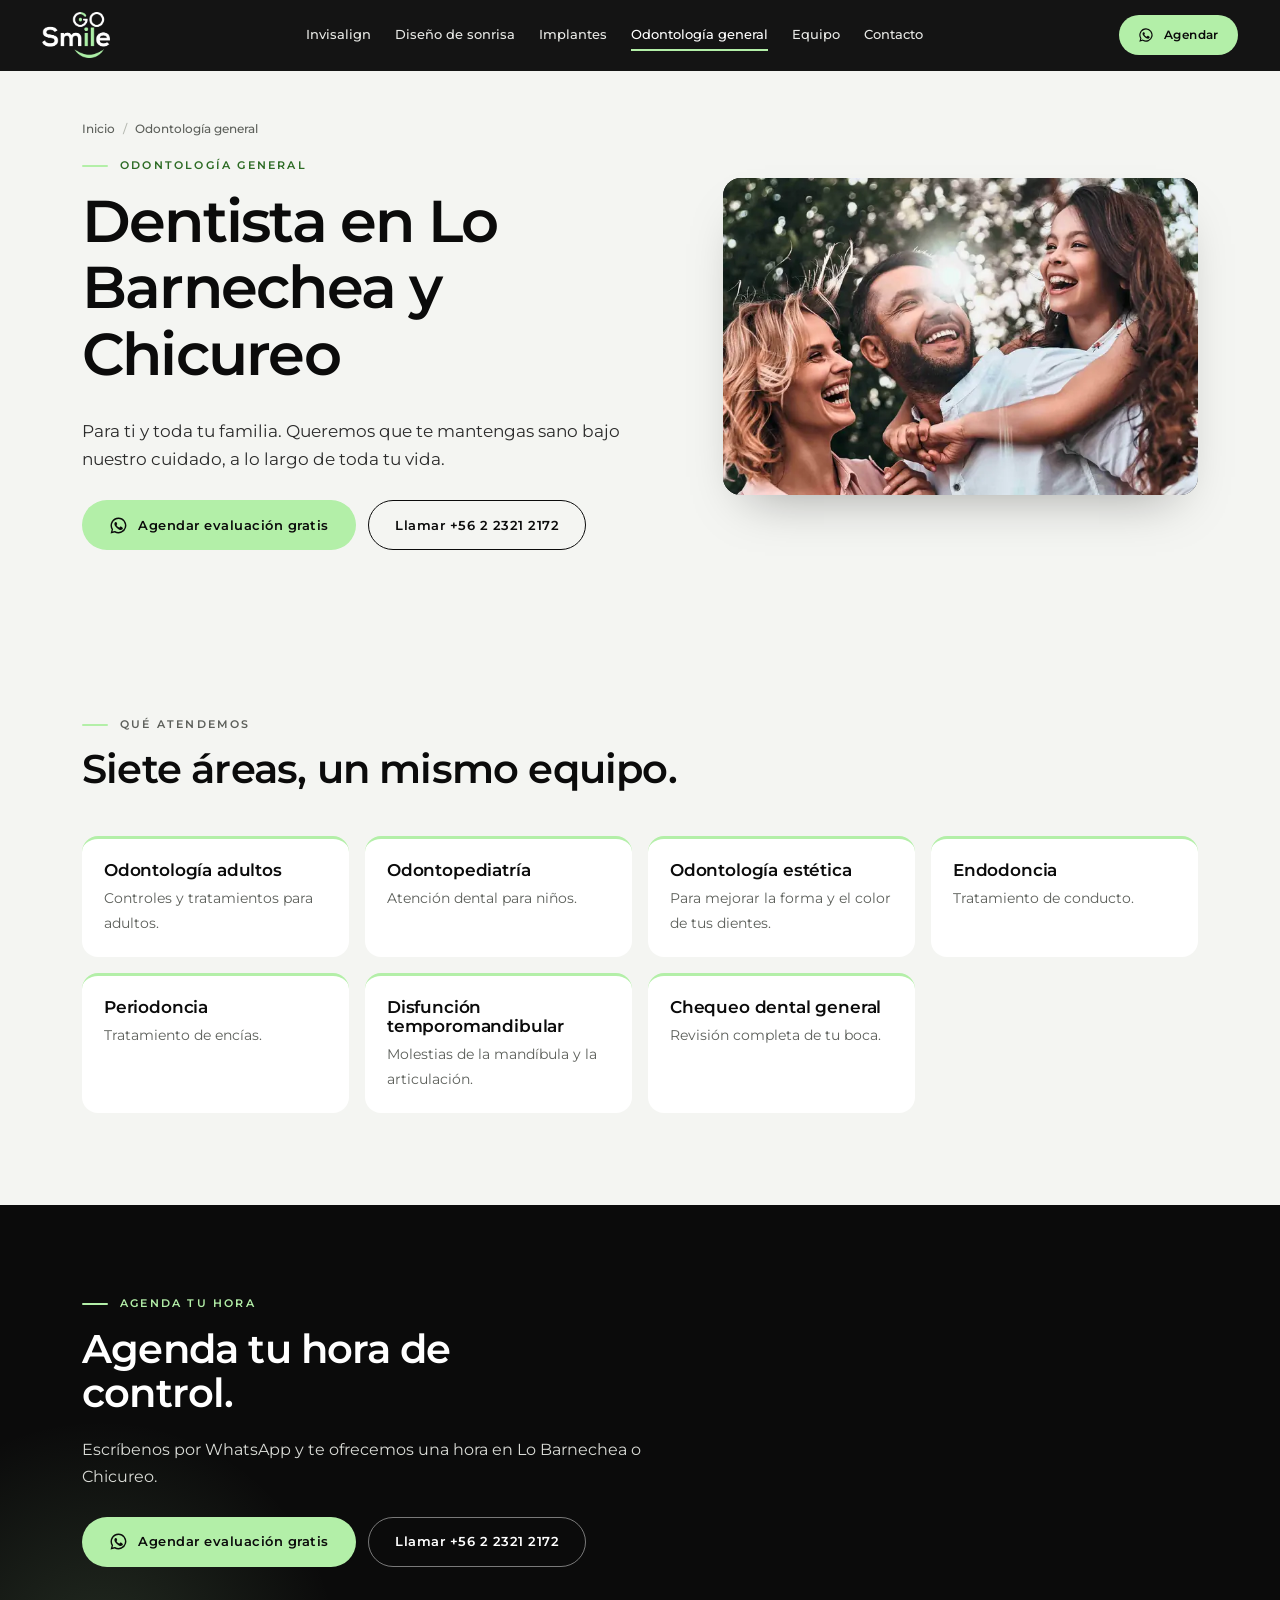
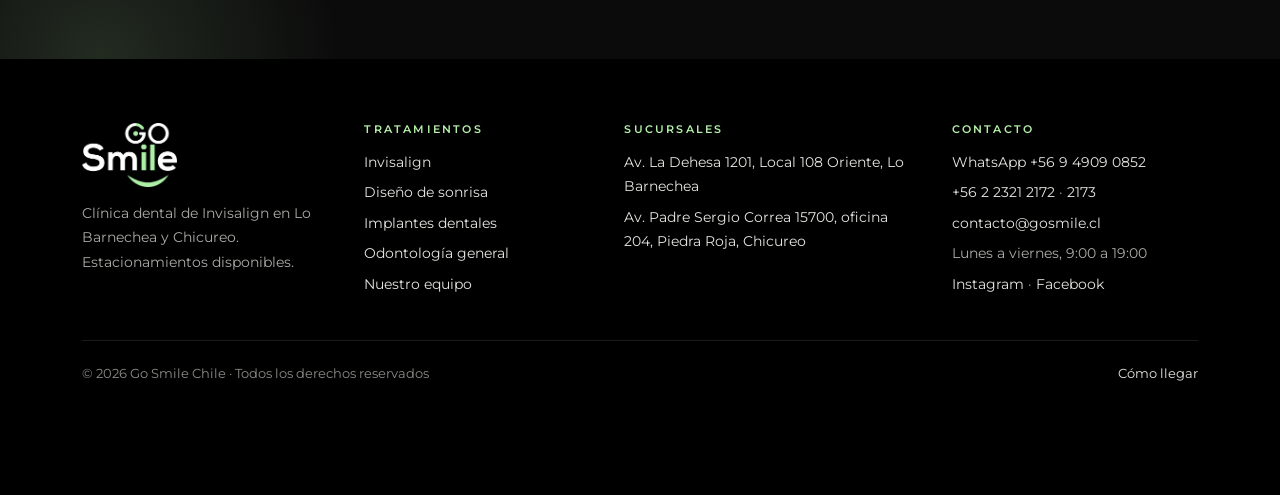
<file: version-nueva/odontologia-general/index.html>
<!doctype html>
<html lang="es-CL">
<head>
<meta charset="utf-8">
<meta name="viewport" content="width=device-width, initial-scale=1, viewport-fit=cover">
<title>Dentista en Lo Barnechea y Chicureo | Go Smile</title>
<meta name="description" content="Odontología general para adultos y niños en Lo Barnechea y Chicureo: estética, endodoncia, periodoncia, ATM y chequeo dental. Go Smile.">
<meta name="robots" content="noindex, nofollow">
<link rel="canonical" href="https://lukasconejeros.github.io/gosmile-web-borrador/version-nueva/odontologia-general/">
<meta property="og:type" content="website">
<meta property="og:locale" content="es_CL">
<meta property="og:site_name" content="Go Smile">
<meta property="og:title" content="Dentista en Lo Barnechea y Chicureo | Go Smile">
<meta property="og:description" content="Odontología general para adultos y niños en Lo Barnechea y Chicureo: estética, endodoncia, periodoncia, ATM y chequeo dental. Go Smile.">
<meta property="og:url" content="https://lukasconejeros.github.io/gosmile-web-borrador/version-nueva/odontologia-general/">
<meta property="og:image" content="https://lukasconejeros.github.io/gosmile-web-borrador/version-nueva/fotos/compartir.jpg">
<meta property="og:image:width" content="1200"><meta property="og:image:height" content="630">
<meta name="twitter:card" content="summary_large_image">
<meta name="theme-color" content="#0B0B0B">
<link rel="icon" href="../fotos/icono-64.png" sizes="64x64">
<link rel="apple-touch-icon" href="../fotos/icono-180.png">
<link rel="preload" href="../fuentes/montserrat.woff2" as="font" type="font/woff2" crossorigin>
<link rel="stylesheet" href="../estilos.css?v=1">
<script>document.documentElement.classList.add("js");setTimeout(function(){if(!window.__gosmile)document.documentElement.classList.remove("js")},3000)</script>
<script type="application/ld+json">{"@context": "https://schema.org", "@graph": [{"@type": "Dentist", "@id": "https://lukasconejeros.github.io/gosmile-web-borrador/version-nueva/#dehesa", "name": "Go Smile", "url": "https://lukasconejeros.github.io/gosmile-web-borrador/version-nueva/", "telephone": "+56223212172", "email": "contacto@gosmile.cl", "image": "https://lukasconejeros.github.io/gosmile-web-borrador/version-nueva/fotos/compartir.jpg", "logo": "https://lukasconejeros.github.io/gosmile-web-borrador/version-nueva/fotos/icono-512.png", "address": {"@type": "PostalAddress", "streetAddress": "Av. La Dehesa 1201, Local 108 Oriente", "addressLocality": "Lo Barnechea", "postalCode": "7690277", "addressRegion": "Región Metropolitana", "addressCountry": "CL"}, "geo": {"@type": "GeoCoordinates", "latitude": -33.36034, "longitude": -70.5148406}, "hasMap": "https://www.google.com/maps?cid=8678136280793374924", "areaServed": ["Lo Barnechea", "Chicureo", "Colina"], "openingHoursSpecification": [{"@type": "OpeningHoursSpecification", "dayOfWeek": ["Monday", "Tuesday", "Wednesday", "Thursday", "Friday"], "opens": "09:00", "closes": "19:00"}], "currenciesAccepted": "CLP", "medicalSpecialty": ["Dentistry", "Orthodontics"], "isAcceptingNewPatients": true, "sameAs": ["https://www.instagram.com/gosmile.cl", "https://www.facebook.com/gosmile.cl"], "amenityFeature": {"@type": "LocationFeatureSpecification", "name": "Estacionamientos disponibles", "value": true}, "alternateName": "Go Smile Chile", "department": {"@id": "https://lukasconejeros.github.io/gosmile-web-borrador/version-nueva/#chicureo"}, "employee": [{"@type": "Person", "name": "Ana María Gómez", "jobTitle": "Ortodoncista"}, {"@type": "Person", "name": "Rodrigo Kaiser", "jobTitle": "Implantólogo"}, {"@type": "Person", "name": "Paulina Cortés", "jobTitle": "Ortodoncista"}, {"@type": "Person", "name": "Camila Rojas", "jobTitle": "Ortodoncista"}, {"@type": "Person", "name": "Fernanda Damian", "jobTitle": "Cirujano dentista"}, {"@type": "Person", "name": "Valentina Villarroel", "jobTitle": "Cirujano dentista"}]}, {"@type": "Dentist", "@id": "https://lukasconejeros.github.io/gosmile-web-borrador/version-nueva/#chicureo", "name": "Go Smile Chicureo", "url": "https://lukasconejeros.github.io/gosmile-web-borrador/version-nueva/", "telephone": "+56223212172", "email": "contacto@gosmile.cl", "image": "https://lukasconejeros.github.io/gosmile-web-borrador/version-nueva/fotos/compartir.jpg", "logo": "https://lukasconejeros.github.io/gosmile-web-borrador/version-nueva/fotos/icono-512.png", "address": {"@type": "PostalAddress", "streetAddress": "Av. Padre Sergio Correa 15700, oficina 204", "addressLocality": "Colina", "postalCode": "9340000", "addressRegion": "Región Metropolitana", "addressCountry": "CL"}, "geo": {"@type": "GeoCoordinates", "latitude": -33.2711439, "longitude": -70.6235413}, "hasMap": "https://www.google.com/maps?cid=7698457498484532062", "areaServed": ["Lo Barnechea", "Chicureo", "Colina"], "openingHoursSpecification": [{"@type": "OpeningHoursSpecification", "dayOfWeek": ["Monday", "Tuesday", "Wednesday", "Thursday", "Friday"], "opens": "09:00", "closes": "19:00"}], "currenciesAccepted": "CLP", "medicalSpecialty": ["Dentistry", "Orthodontics"], "isAcceptingNewPatients": true, "sameAs": ["https://www.instagram.com/gosmile.cl", "https://www.facebook.com/gosmile.cl"], "amenityFeature": {"@type": "LocationFeatureSpecification", "name": "Estacionamientos disponibles", "value": true}, "parentOrganization": {"@id": "https://lukasconejeros.github.io/gosmile-web-borrador/version-nueva/#dehesa"}}, {"@type": "WebPage", "@id": "https://lukasconejeros.github.io/gosmile-web-borrador/version-nueva/odontologia-general/", "url": "https://lukasconejeros.github.io/gosmile-web-borrador/version-nueva/odontologia-general/", "name": "Dentista en Lo Barnechea y Chicureo | Go Smile", "description": "Odontología general para adultos y niños en Lo Barnechea y Chicureo: estética, endodoncia, periodoncia, ATM y chequeo dental. Go Smile.", "inLanguage": "es-CL", "about": {"@id": "https://lukasconejeros.github.io/gosmile-web-borrador/version-nueva/#dehesa"}}, {"@type": "BreadcrumbList", "itemListElement": [{"@type": "ListItem", "position": 1, "name": "Inicio", "item": "https://lukasconejeros.github.io/gosmile-web-borrador/version-nueva/"}, {"@type": "ListItem", "position": 2, "name": "Dentista en Lo Barnechea y Chicureo", "item": "https://lukasconejeros.github.io/gosmile-web-borrador/version-nueva/odontologia-general/"}]}]}</script>
</head>
<body>
<svg width="0" height="0" style="position:absolute" aria-hidden="true">
  <symbol id="i-wa" viewBox="0 0 24 24"><path fill="currentColor" d="M12 2a10 10 0 0 0-8.6 15.1L2 22l5-1.3A10 10 0 1 0 12 2zm0 18.2c-1.5 0-3-.4-4.3-1.2l-.3-.2-3 .8.8-2.9-.2-.3A8.2 8.2 0 1 1 12 20.2zm4.5-6.1c-.2-.1-1.5-.7-1.7-.8s-.4-.1-.6.1-.7.8-.8 1-.3.2-.5.1a6.7 6.7 0 0 1-3.3-2.9c-.3-.4.3-.4.7-1.3.1-.2 0-.3 0-.4l-.8-1.8c-.2-.5-.4-.4-.6-.4h-.5a1 1 0 0 0-.7.3 3 3 0 0 0-.9 2.2 5.2 5.2 0 0 0 1.1 2.7 11.8 11.8 0 0 0 4.5 4c1.7.7 2.3.8 3.2.6.5-.1 1.5-.6 1.7-1.2s.2-1.1.2-1.2-.2-.2-.5-.3z"/></symbol>
  <symbol id="i-tel" viewBox="0 0 24 24"><path fill="none" stroke="currentColor" stroke-width="1.6" d="M5 3h4l2 5-2.5 1.5a11 11 0 0 0 6 6L16 13l5 2v4a2 2 0 0 1-2 2A16 16 0 0 1 3 5a2 2 0 0 1 2-2z"/></symbol>
  <symbol id="i-mapa" viewBox="0 0 24 24"><g fill="none" stroke="currentColor" stroke-width="1.6"><path d="M12 21s-7-6.2-7-11.5A7 7 0 0 1 19 9.5C19 14.8 12 21 12 21z"/><circle cx="12" cy="9.5" r="2.5"/></g></symbol>
</svg>
<a class="saltar" href="#contenido">Ir al contenido</a>
<header class="cabecera" id="cabecera">
  <div class="cabecera-in">
    <a href="../" class="marca" aria-label="Go Smile, inicio"><img src="../fotos/logo-gosmile.webp" alt="Go Smile" width="400" height="270"></a>
    <nav class="menu" id="menu" aria-label="Páginas">
      <a href="../invisalign/">Invisalign</a>
      <a href="../diseno-de-sonrisa/">Diseño de sonrisa</a>
      <a href="../implantes/">Implantes</a>
      <a href="../odontologia-general/" aria-current="page">Odontología general</a>
      <a href="../equipo/">Equipo</a>
      <a href="../contacto/">Contacto</a>
    </nav>
    <div class="cabecera-acciones">
      <a class="pastilla pastilla-verde pastilla-chica" href="https://wa.me/56949090852?text=Hola%20Go%20Smile%2C%20vengo%20de%20la%20p%C3%A1gina%20web%20y%20quiero%20agendar%20una%20evaluaci%C3%B3n" target="_blank" rel="noopener"><svg aria-hidden="true"><use href="#i-wa"/></svg>Agendar</a>
      <button class="boton-menu" type="button" aria-expanded="false" aria-controls="menu"><span></span><span></span><span class="oculto">Menú</span></button>
    </div>
  </div>
</header>
<main id="contenido">
<section class="cabeza-pagina"><div class="envoltura">
  <div>
    <p class="migas"><a href="../">Inicio</a><span>/</span>Odontología general</p>
    <p class="etiqueta">Odontología general</p>
    <h1>Dentista en Lo Barnechea y Chicureo</h1>
    <p class="bajada">Para ti y toda tu familia. Queremos que te mantengas sano bajo nuestro cuidado, a lo largo de toda tu vida.</p>
    <div class="botones"><a class="pastilla pastilla-verde" href="https://wa.me/56949090852?text=Hola%20Go%20Smile%2C%20vengo%20de%20la%20p%C3%A1gina%20web%20y%20quiero%20agendar%20una%20evaluaci%C3%B3n" target="_blank" rel="noopener"><svg aria-hidden="true"><use href="#i-wa"/></svg>Agendar evaluación gratis</a><a class="pastilla pastilla-borde" href="tel:+56223212172">Llamar +56 2 2321 2172</a></div>
  </div>
  <figure class="marco"><img src="../fotos/familia-1200.webp" srcset="../fotos/familia-700.webp 700w, ../fotos/familia-1200.webp 1200w" sizes="(max-width: 900px) 100vw, 540px" width="1200" height="800" alt="Familia riendo al aire libre" fetchpriority="high"></figure>
</div></section>
<section class="seccion seccion-gris"><div class="envoltura">
  <div class="encabezado aparece"><p class="etiqueta">Qué atendemos</p><h2>Siete áreas, un mismo equipo.</h2></div>
  <ul class="areas aparece"><li><h3>Odontología adultos</h3><p>Controles y tratamientos para adultos.</p></li><li><h3>Odontopediatría</h3><p>Atención dental para niños.</p></li><li><h3>Odontología estética</h3><p>Para mejorar la forma y el color de tus dientes.</p></li><li><h3>Endodoncia</h3><p>Tratamiento de conducto.</p></li><li><h3>Periodoncia</h3><p>Tratamiento de encías.</p></li><li><h3>Disfunción temporomandibular</h3><p>Molestias de la mandíbula y la articulación.</p></li><li><h3>Chequeo dental general</h3><p>Revisión completa de tu boca.</p></li></ul>
</div></section>
<section class="banda"><div class="envoltura aparece">
  <p class="etiqueta">Agenda tu hora</p>
  <h2>Agenda tu hora de control.</h2>
  <p>Escríbenos por WhatsApp y te ofrecemos una hora en Lo Barnechea o Chicureo.</p>
  <div class="botones"><a class="pastilla pastilla-verde" href="https://wa.me/56949090852?text=Hola%20Go%20Smile%2C%20vengo%20de%20la%20p%C3%A1gina%20web%20y%20quiero%20agendar%20una%20evaluaci%C3%B3n" target="_blank" rel="noopener"><svg aria-hidden="true"><use href="#i-wa"/></svg>Agendar evaluación gratis</a><a class="pastilla pastilla-borde-claro" href="tel:+56223212172">Llamar +56 2 2321 2172</a></div>
</div></section></main>
<footer class="pie">
  <div class="envoltura">
    <div class="pie-grilla">
      <div>
        <img class="pie-logo" src="../fotos/logo-gosmile.webp" alt="Go Smile" width="400" height="270" loading="lazy">
        <p>Clínica dental de Invisalign en Lo Barnechea y Chicureo. Estacionamientos disponibles.</p>
      </div>
      <div><h2>Tratamientos</h2><ul><li><a href="../invisalign/">Invisalign</a></li><li><a href="../diseno-de-sonrisa/">Diseño de sonrisa</a></li><li><a href="../implantes/">Implantes dentales</a></li><li><a href="../odontologia-general/">Odontología general</a></li><li><a href="../equipo/">Nuestro equipo</a></li></ul></div>
      <div><h2>Sucursales</h2><ul><li><a href="https://www.google.com/maps?cid=8678136280793374924" target="_blank" rel="noopener">Av. La Dehesa 1201, Local 108 Oriente, Lo Barnechea</a></li><li><a href="https://www.google.com/maps?cid=7698457498484532062" target="_blank" rel="noopener">Av. Padre Sergio Correa 15700, oficina 204, Piedra Roja, Chicureo</a></li></ul></div>
      <div><h2>Contacto</h2><ul>
        <li><a href="https://wa.me/56949090852?text=Hola%20Go%20Smile%2C%20vengo%20de%20la%20p%C3%A1gina%20web%20y%20quiero%20agendar%20una%20evaluaci%C3%B3n" target="_blank" rel="noopener">WhatsApp +56 9 4909 0852</a></li>
        <li><a href="tel:+56223212172">+56 2 2321 2172</a> · <a href="tel:+56223212173">2173</a></li>
        <li><a href="mailto:contacto@gosmile.cl">contacto@gosmile.cl</a></li>
        <li>Lunes a viernes, 9:00 a 19:00</li>
        <li><a href="https://www.instagram.com/gosmile.cl" target="_blank" rel="noopener">Instagram</a> · <a href="https://www.facebook.com/gosmile.cl" target="_blank" rel="noopener">Facebook</a></li></ul></div>
    </div>
    <div class="pie-final"><span>© 2026 Go Smile Chile · Todos los derechos reservados</span><span><a href="../contacto/">Cómo llegar</a></span></div>
  </div>
</footer>
<nav class="barra-movil" aria-label="Contacto rápido">
  <a href="https://wa.me/56949090852?text=Hola%20Go%20Smile%2C%20vengo%20de%20la%20p%C3%A1gina%20web%20y%20quiero%20agendar%20una%20evaluaci%C3%B3n" target="_blank" rel="noopener"><svg aria-hidden="true"><use href="#i-wa"/></svg>WhatsApp</a>
  <a href="tel:+56223212172"><svg aria-hidden="true"><use href="#i-tel"/></svg>Llamar</a>
  <a href="../contacto/#sucursales"><svg aria-hidden="true"><use href="#i-mapa"/></svg>Sucursales</a>
</nav>
<script src="../app.js?v=1" defer></script>
</body>
</html>
</file>
<file: version-nueva/estilos.css>
/* Go Smile · versión con diseño nuevo · borrador 18-11-2026 · base del borrador de Clínica Yaber con la marca de gosmile.cl: negro, blanco y verde claro (#B3EFA8) */
@font-face { font-family: 'Montserrat'; font-style: normal; font-weight: 400 600; font-display: swap; src: url(fuentes/montserrat.woff2) format('woff2'); unicode-range: U+0000-00FF, U+0131, U+0152-0153, U+02BB-02BC, U+02C6, U+02DA, U+02DC, U+0304, U+0308, U+0329, U+2000-206F, U+20AC, U+2122, U+2191, U+2193, U+2212, U+2215, U+FEFF, U+FFFD; }
:root {
  --negro: #0B0B0B; --negro-2: #161616; --negro-3: #222; --blanco: #fff; --gris: #F4F5F2; --gris-2: #E7E9E4;
  --texto: #2B2B2B; --suave: #5C5F5A; --verde: #B3EFA8; --verde-2: #9BE38E; --verde-texto: #2C6B24;
  --linea: #E2E4DF;
  --sans: "Montserrat", "Segoe UI", system-ui, sans-serif;
  --ancho: 1160px; --texto-ancho: 620px;
  --sombra: 0 24px 50px -24px rgba(0, 0, 0, .35);
}
*, *::before, *::after { box-sizing: border-box; }
html { scroll-behavior: smooth; -webkit-text-size-adjust: 100%; }
body { margin: 0; background: var(--blanco); color: var(--texto); font: 400 16px/1.7 var(--sans); }
img { max-width: 100%; height: auto; display: block; }
a { color: var(--verde-texto); }
h1, h2, h3, h4 { font-family: var(--sans); font-weight: 600; color: var(--negro); line-height: 1.12; margin: 0 0 .5em; letter-spacing: -.02em; }
h1 { font-size: clamp(2.2rem, 6.4vw, 3.7rem); letter-spacing: -.03em; }
h2 { font-size: clamp(1.75rem, 4.2vw, 2.5rem); }
h3 { font-size: 1.2rem; letter-spacing: -.01em; }
p { margin: 0 0 1em; max-width: var(--texto-ancho); }
strong { font-weight: 600; }
.envoltura { max-width: var(--ancho); margin: 0 auto; padding: 0 22px; }
.oculto { position: absolute !important; width: 1px; height: 1px; overflow: hidden; clip: rect(0 0 0 0); white-space: nowrap; }
.saltar { position: absolute; left: -999px; top: 8px; background: var(--verde); color: var(--negro); padding: 8px 14px; z-index: 100; }
.saltar:focus { left: 8px; }
:focus-visible { outline: 2px solid var(--verde-texto); outline-offset: 3px; }

/* Etiqueta en mayúscula con raya verde */
.etiqueta { display: flex; align-items: center; gap: 12px; font: 600 11px/1.2 var(--sans); letter-spacing: .2em; text-transform: uppercase; color: var(--verde-texto); margin: 0 0 16px; }
.etiqueta::before { content: ""; width: 26px; height: 2px; background: var(--verde); border-radius: 2px; }
.bajada { font-size: 1.06rem; }
.nota { font-size: .86rem; color: var(--suave); }

/* Botones */
.pastilla { display: inline-flex; align-items: center; justify-content: center; gap: 10px; min-height: 50px; padding: 0 26px; border-radius: 999px; font: 600 13px/1 var(--sans); letter-spacing: .04em; text-decoration: none; border: 1.5px solid transparent; transition: background .25s, color .25s, border-color .25s, transform .25s; }
.pastilla svg { width: 19px; height: 19px; flex: none; }
.pastilla-verde { background: var(--verde); color: var(--negro); }
.pastilla-verde:hover { background: var(--verde-2); transform: translateY(-1px); }
.pastilla-borde { border-color: var(--negro); color: var(--negro); background: transparent; }
.pastilla-borde:hover { background: var(--negro); color: #fff; }
.pastilla-borde-claro { border-color: rgba(255,255,255,.45); color: #fff; }
.pastilla-borde-claro:hover { border-color: #fff; background: rgba(255,255,255,.08); }
.pastilla-chica { min-height: 40px; padding: 0 18px; font-size: 12px; }
.pastilla-chica svg { width: 16px; height: 16px; }
.botones { display: flex; flex-wrap: wrap; gap: 12px; margin-top: 26px; }
.enlace { font: 600 13px/1 var(--sans); letter-spacing: .02em; text-decoration: none; color: var(--verde-texto); display: inline-flex; gap: 8px; align-items: center; padding: 12px 0; }
.enlace span { transition: transform .25s; }
.enlace:hover span, a:hover .enlace span { transform: translateX(4px); }
.enlace-claro { color: var(--verde); }

/* Cabecera negra */
.cabecera { position: sticky; top: 0; z-index: 40; background: rgba(11, 11, 11, .96); backdrop-filter: blur(8px); border-bottom: 1px solid transparent; transition: border-color .3s; }
.cabecera.con-borde { border-bottom-color: rgba(255,255,255,.08); }
.cabecera-in { max-width: 1240px; margin: 0 auto; padding: 0 22px; height: 70px; display: flex; align-items: center; justify-content: space-between; gap: 18px; }
.marca img { height: 46px; width: auto; }
.menu { display: flex; gap: 24px; }
.menu a { font: 500 13px/1 var(--sans); color: #E9EAE7; text-decoration: none; padding: 8px 0; border-bottom: 2px solid transparent; }
.menu a:hover, .menu a[aria-current="page"] { border-bottom-color: var(--verde); color: #fff; }
.cabecera-acciones { display: flex; align-items: center; gap: 12px; }
.boton-menu { display: none; width: 44px; height: 44px; border: 0; background: transparent; padding: 12px 10px; cursor: pointer; }
.boton-menu span:not(.oculto) { display: block; height: 2px; background: #fff; margin: 6px 0; transition: transform .3s; }
.boton-menu[aria-expanded="true"] span:nth-child(1) { transform: translateY(4px) rotate(45deg); }
.boton-menu[aria-expanded="true"] span:nth-child(2) { transform: translateY(-4px) rotate(-45deg); }

/* Portada (negra) */
.portada { background: var(--negro); color: #D9DBD6; padding: 64px 0 92px; position: relative; overflow: hidden; }
.portada::after { content: ""; position: absolute; right: -180px; top: -200px; width: 560px; height: 560px; border-radius: 50%; background: radial-gradient(circle, rgba(179,239,168,.16), transparent 65%); pointer-events: none; }
.portada .envoltura { display: grid; grid-template-columns: 1.05fr .95fr; gap: 60px; align-items: center; position: relative; z-index: 1; }
.portada h1 { color: #fff; max-width: 13ch; }
.portada .etiqueta { color: var(--verde); }
.portada .bajada { color: #D9DBD6; }
.portada .bajada strong { color: #fff; }
.portada .pastilla-borde { border-color: rgba(255,255,255,.45); color: #fff; }
.portada .pastilla-borde:hover { background: #fff; color: var(--negro); }
.franja-google { margin: 26px 0 0; font-size: .9rem; color: #C9CCC5; display: flex; flex-wrap: wrap; align-items: center; gap: 4px 8px; max-width: none; }
.franja-google strong { color: #fff; }
.franja-google a { color: inherit; text-decoration: underline; text-decoration-color: rgba(255,255,255,.3); text-underline-offset: 3px; }
.franja-google .sep { color: #6E716B; }
.estrellas { color: var(--verde); letter-spacing: .08em; }
.marco { margin: 0; border-radius: 18px; overflow: hidden; box-shadow: var(--sombra); background: var(--negro-2); }
.marco img { width: 100%; }
.portada-foto img { animation: acercar 9s ease-out both; transform-origin: 60% 40%; }
@keyframes acercar { from { transform: scale(1.06); } to { transform: scale(1); } }
.marco-retrato { max-width: 420px; }
.marco-retrato img { aspect-ratio: 4 / 5; object-fit: cover; }

/* Cabecera de páginas internas */
.cabeza-pagina { padding: 52px 0 76px; background: var(--gris); }
.cabeza-pagina .envoltura { display: grid; grid-template-columns: 1.1fr .9fr; gap: 60px; align-items: center; }
.cabeza-pagina .marco { justify-self: end; width: 100%; max-width: 480px; }
.cabeza-pagina .marco-retrato { max-width: 400px; }
.cabeza-pagina .franja-google { color: var(--suave); }
.cabeza-pagina .franja-google strong { color: var(--negro); }
.cabeza-pagina .franja-google a { text-decoration-color: rgba(0,0,0,.25); }
.cabeza-pagina .franja-google .estrellas { color: var(--verde-texto); }
.cabeza-equipo .marco-ancho { max-width: 620px; }
.migas { font: 500 12px/1 var(--sans); color: var(--suave); margin-bottom: 24px; }
.migas a { color: var(--suave); text-decoration: none; }
.migas a:hover { color: var(--verde-texto); }
.migas span { margin: 0 8px; color: #B5B8B1; }

/* Secciones */
.seccion { padding: 92px 0; }
.seccion-gris { background: var(--gris); }
.seccion-negra { background: var(--negro); color: #D9DBD6; }
.seccion-negra h2, .seccion-negra h3, .seccion-negra h4 { color: #fff; }
.seccion-negra .etiqueta { color: var(--verde); }
.seccion-negra strong { color: #fff; }
.encabezado { margin-bottom: 44px; max-width: 700px; }
.encabezado p { color: var(--suave); }

/* Filas numeradas */
.filas { list-style: none; margin: 0; padding: 0; border-top: 1px solid var(--linea); }
.fila { display: grid; grid-template-columns: 64px 1fr 1.4fr; gap: 28px; padding: 28px 0; border-bottom: 1px solid var(--linea); position: relative; }
.fila::after { content: ""; position: absolute; left: 0; bottom: -1px; height: 2px; width: 0; background: var(--verde); transition: width 1.1s ease .15s; }
.fila.visible::after { width: 100%; }
.fila-num { font: 600 1.05rem/1.4 var(--sans); color: var(--verde-texto); }
.fila h3 { margin: 0; font-size: 1.15rem; }
.fila p { margin: 0; }
.dentro .filas, .dentro-invertido .filas { margin-top: 10px; }
.dentro .fila { grid-template-columns: 44px 1fr; gap: 4px 14px; padding: 20px 0; }
.dentro .fila p { grid-column: 2; }

/* Dos columnas: texto + foto */
.dentro { display: grid; grid-template-columns: .9fr 1.1fr; gap: 64px; align-items: center; }
.dentro-invertido { grid-template-columns: 1.1fr .9fr; }
.dentro-texto { grid-template-columns: 1fr 1fr; align-items: start; }
.puntos { list-style: none; padding: 0; margin: 20px 0 0; }
.puntos li { padding: 12px 0 12px 26px; border-top: 1px solid var(--linea); position: relative; }
.puntos li::before { content: ""; position: absolute; left: 0; top: 22px; width: 12px; height: 12px; border-radius: 50%; background: var(--verde); }
.seccion-negra .puntos li { border-top-color: rgba(255,255,255,.12); }
.puntos-grandes { max-width: 760px; }
.puntos-grandes li { font-size: 1.05rem; }

/* Tarjetas de tratamientos */
.tratamientos { list-style: none; margin: 0; padding: 0; display: grid; grid-template-columns: repeat(4, 1fr); gap: 22px; }
.tratamientos a { display: flex; flex-direction: column; height: 100%; text-decoration: none; color: inherit; background: var(--gris); border-radius: 18px; overflow: hidden; padding: 0 0 18px; transition: transform .3s, box-shadow .3s; }
.tratamientos a:hover { transform: translateY(-4px); box-shadow: var(--sombra); }
.tarjeta-foto { aspect-ratio: 4 / 3; overflow: hidden; background: var(--negro-2); margin-bottom: 18px; }
.tarjeta-foto img { width: 100%; height: 100%; object-fit: cover; }
.tarjeta-foto .foto-retrato { object-position: 50% 18%; }
.tratamientos .etiqueta, .tratamientos h3, .tratamientos p, .tratamientos .enlace { margin-left: 20px; margin-right: 20px; }
.tratamientos .etiqueta { margin-bottom: 8px; font-size: 10px; }
.tratamientos .etiqueta::before { width: 16px; }
.tratamientos h3 { margin-bottom: 6px; }
.tratamientos p { font-size: .9rem; color: var(--suave); margin-bottom: 6px; }
.tratamientos .enlace { margin-top: auto; padding-bottom: 0; }

/* Notas de Google */
.notas-google { list-style: none; margin: 24px 0 0; padding: 0; display: grid; grid-template-columns: 1fr 1fr; gap: 14px; max-width: 520px; }
.notas-google a { display: grid; gap: 2px; background: #fff; border-radius: 16px; padding: 20px 22px; text-decoration: none; color: var(--suave); font-size: .88rem; border: 1px solid var(--linea); }
.notas-google strong { font-size: 2.2rem; line-height: 1; color: var(--negro); letter-spacing: -.03em; }
.notas-google .estrellas { color: var(--verde-texto); }

/* Sucursales */
.sucursales { display: grid; grid-template-columns: 1fr 1fr; gap: 26px; }
.sucursal { background: var(--gris); border-radius: 18px; overflow: hidden; }
.seccion-gris .sucursal { background: #fff; }
.mapa { width: 100%; aspect-ratio: 16 / 9; border: 0; display: block; background: var(--gris-2); }
.sucursal-texto { padding: 24px 26px 14px; }
.sucursal h3 { font-size: 1.4rem; margin-bottom: 6px; }
.datos-suc { list-style: none; margin: 0 0 4px; padding: 0; font-size: .9rem; color: var(--suave); display: grid; gap: 2px; }
.datos-suc .estrellas { color: var(--verde-texto); }

/* Equipo */
.fichas { display: grid; gap: 0; }
.ficha { display: grid; grid-template-columns: 280px 1fr; gap: 48px; align-items: start; padding: 48px 0; border-top: 1px solid var(--linea); }
.ficha:first-child { border-top: 0; padding-top: 0; }
.ficha .marco-retrato { max-width: 280px; }
.ficha h2 { font-size: clamp(1.5rem, 3.4vw, 2rem); margin-bottom: 4px; }
.cargo { font-weight: 600; color: var(--verde-texto); font-size: .92rem; margin-bottom: 18px; }
h4 { font-size: .74rem; letter-spacing: .16em; text-transform: uppercase; color: var(--suave); margin: 20px 0 8px; font-weight: 600; }
.seccion-negra h4 { color: var(--verde); }
.formacion { list-style: none; margin: 0; padding: 0; max-width: 680px; }
.formacion li { padding: 8px 0 8px 22px; position: relative; border-bottom: 1px solid var(--linea); font-size: .95rem; }
.formacion li::before { content: ""; position: absolute; left: 0; top: 18px; width: 10px; height: 2px; background: var(--verde-texto); }
.seccion-negra .formacion li { border-bottom-color: rgba(255,255,255,.12); }
.seccion-negra .formacion li::before { background: var(--verde); }
.personal { margin-top: 40px; padding-top: 28px; border-top: 1px solid var(--linea); color: var(--suave); max-width: none; }

/* Odontología general */
.areas { list-style: none; margin: 0; padding: 0; display: grid; grid-template-columns: repeat(4, 1fr); gap: 16px; }
.areas li { background: #fff; border-radius: 16px; padding: 22px 22px 8px; border-top: 3px solid var(--verde); }
.areas h3 { font-size: 1.05rem; margin-bottom: 6px; }
.areas p { font-size: .9rem; color: var(--suave); }

/* Preguntas frecuentes */
.preguntas { border-top: 1px solid var(--linea); max-width: 840px; }
.preguntas details { border-bottom: 1px solid var(--linea); }
.preguntas summary { list-style: none; cursor: pointer; padding: 22px 44px 22px 0; position: relative; font: 600 1.05rem/1.4 var(--sans); color: var(--negro); }
.preguntas summary::-webkit-details-marker { display: none; }
.preguntas summary::after { content: "+"; position: absolute; right: 4px; top: 50%; margin-top: -16px; width: 32px; height: 32px; border-radius: 50%; background: var(--verde); color: var(--negro); font: 500 1.3rem/32px var(--sans); text-align: center; transition: transform .3s; }
.preguntas details[open] summary::after { transform: rotate(45deg); }
.preguntas details p { padding-bottom: 20px; margin: 0; }

/* Contacto */
.ubicacion { display: grid; grid-template-columns: 1fr 1fr; gap: 60px; align-items: start; }
.dato { padding: 14px 0; border-top: 1px solid var(--gris-2); }
.dato h2 { font: 600 11px/1.2 var(--sans); letter-spacing: .2em; text-transform: uppercase; color: var(--verde-texto); margin-bottom: 6px; }
.dato p { margin: 0; }
.horario { width: 100%; border-collapse: collapse; }
.horario td { padding: 4px 0; }
.horario td + td { text-align: right; color: var(--negro); font-weight: 600; }

/* Banda final */
.banda { background: var(--negro); color: #D9DBD6; padding: 92px 0; position: relative; overflow: hidden; }
.banda::before { content: ""; position: absolute; left: -160px; bottom: -260px; width: 520px; height: 520px; border-radius: 50%; background: radial-gradient(circle, rgba(179,239,168,.14), transparent 65%); }
.banda .envoltura { position: relative; }
.banda h2 { color: #fff; max-width: 18ch; }
.banda .etiqueta { color: var(--verde); }

/* Pie */
.pie { background: #000; color: #A9ACA6; padding: 64px 0 110px; font-size: .9rem; }
.pie-grilla { display: grid; grid-template-columns: 1.1fr 1fr 1.3fr 1.1fr; gap: 36px; }
.pie h2 { font: 600 11px/1.2 var(--sans); letter-spacing: .2em; text-transform: uppercase; color: var(--verde); margin-bottom: 14px; }
.pie a { color: #E4E6E1; text-decoration: none; }
.pie a:hover { color: var(--verde); }
.pie ul { list-style: none; margin: 0; padding: 0; display: grid; gap: 6px; }
.pie-logo { height: 64px; width: auto; margin-bottom: 14px; }
.pie-final { margin-top: 44px; padding-top: 22px; border-top: 1px solid rgba(255,255,255,.1); font-size: .8rem; color: #8A8D87; display: flex; justify-content: space-between; gap: 12px; flex-wrap: wrap; }

.barra-movil { display: none; }

/* Aparecer al bajar (solo con JS) */
.js .aparece { opacity: 0; transform: translateY(18px); transition: opacity .8s ease, transform .8s ease; }
.js .aparece.visible { opacity: 1; transform: none; }

@media (max-width: 1060px) {
  .menu { gap: 16px; }
  .menu a { font-size: 12px; }
  .tratamientos, .areas { grid-template-columns: 1fr 1fr; }
}
@media (max-width: 900px) {
  .menu { position: fixed; inset: 0; background: var(--negro); flex-direction: column; justify-content: center; padding: 80px 30px 120px; gap: 4px; visibility: hidden; opacity: 0; transition: opacity .3s, visibility .3s; z-index: -1; }
  .menu.abierto { visibility: visible; opacity: 1; }
  .menu a { font: 600 1.5rem/1.2 var(--sans); letter-spacing: -.02em; padding: 12px 0; border-bottom: 1px solid rgba(255,255,255,.1); }
  .boton-menu { display: block; }
  .cabecera-acciones .pastilla { display: none; }
  .cabecera-in { height: 62px; }
  .marca img { height: 40px; }
  .portada { padding: 30px 0 60px; }
  .portada .envoltura, .cabeza-pagina .envoltura, .dentro, .dentro-invertido, .dentro-texto, .ubicacion, .sucursales { grid-template-columns: 1fr; gap: 34px; }
  .portada .botones .pastilla, .cabeza-pagina .botones .pastilla, .banda .botones .pastilla { width: 100%; }
  .cabeza-pagina { padding: 26px 0 56px; }
  .cabeza-pagina .marco { justify-self: start; max-width: 100%; }
  .cabeza-pagina .marco-retrato { max-width: 320px; }
  .seccion { padding: 64px 0; }
  .fila { grid-template-columns: 40px 1fr; gap: 4px 14px; padding: 22px 0; }
  .fila p { grid-column: 2; }
  .dentro > .marco { order: -1; }
  .dentro-invertido > .marco { order: 2; }
  .marco-retrato { max-width: 320px; }
  .ficha { grid-template-columns: 1fr; gap: 22px; padding: 40px 0; }
  .ficha .marco-retrato { max-width: 240px; }
  .pie-grilla { grid-template-columns: 1fr; gap: 28px; }
  .barra-movil { display: grid; grid-template-columns: 1.3fr 1fr 1fr; position: fixed; left: 0; right: 0; bottom: 0; z-index: 30; background: var(--negro); padding: 8px 8px calc(8px + env(safe-area-inset-bottom)); gap: 6px; box-shadow: 0 -8px 24px -12px rgba(0,0,0,.5); }
  .barra-movil a { display: flex; flex-direction: column; align-items: center; justify-content: center; gap: 3px; min-height: 52px; color: #fff; text-decoration: none; font: 600 11px/1 var(--sans); letter-spacing: .04em; border-radius: 10px; }
  .barra-movil a:first-child { background: var(--verde); color: var(--negro); }
  .barra-movil svg { width: 20px; height: 20px; }
  .banda { padding: 72px 0; }
}
@media (max-width: 560px) {
  .tratamientos, .areas, .notas-google { grid-template-columns: 1fr; }
  .tarjeta-foto { aspect-ratio: 16 / 10; }
}
@media (prefers-reduced-motion: reduce) {
  html { scroll-behavior: auto; }
  *, *::before, *::after { animation: none !important; transition: none !important; }
  .js .aparece { opacity: 1; transform: none; }
}
</file>
